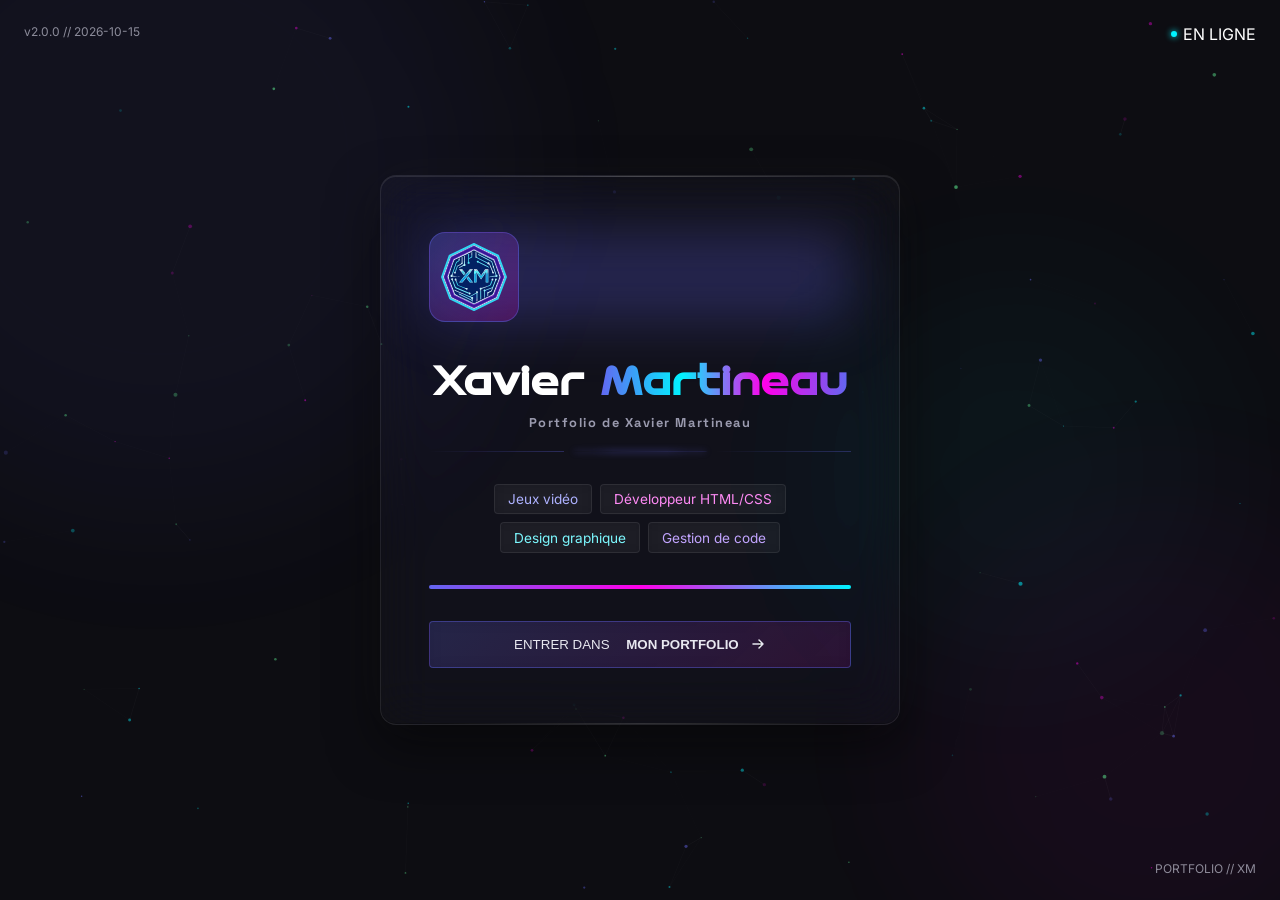
<file: index.html>
<!-- Role : ecran d'introduction et point d'entree du portfolio. -->
<!-- Parcours : metadonnees et styles, effets du splash, identite et bouton, puis scripts d'animation/langue. -->
<!doctype html>
<html lang="fr">
  <head>
    <!-- Metadonnees de partage, identite du site et styles de l'ecran d'introduction. -->
    <meta charset="UTF-8" />
    <meta name="viewport" content="width=device-width, initial-scale=1.0" />
    <meta name="robots" content="index, follow" />
    <title>Portfolio – Xavier Martineau</title>
    <meta
      name="description"
      content="Portfolio de Xavier Martineau : projets web, 2D, 3D et expériences interactives."
    />
    <meta property="og:type" content="website" />
    <meta property="og:title" content="Portfolio – Xavier Martineau" />
    <meta
      property="og:description"
      content="Découvrez les projets web, 2D, 3D et interactifs de Xavier Martineau."
    />
    <meta
      property="og:image"
      content="assets/images/portfolio-social-preview.webp"
    />
    <meta name="twitter:card" content="summary_large_image" />
    <link rel="icon" href="assets/svg/Logo_svg.svg" type="image/svg+xml" />
    <link rel="stylesheet" href="./css/splash.css" />
    <link rel="stylesheet" href="./css/animation.css" />
    <link rel="stylesheet" href="./css/font.css" />
  </head>

  <body>
    <!-- Contenu principal de l'ecran d'accueil. -->
    <!-- Grille de fond -->
    <div class="grid-bg"></div>

    <div id="splash" class="splash">
      <!-- Canvas anime par splash.js : particules, liaisons et halo de souris. -->
      <canvas id="splash-canvas" class="canvas"></canvas>

      <!-- Orbes animés pilotés en JavaScript -->
      <div class="orb-container">
        <div class="orb orb-1"></div>
        <div class="orb orb-2"></div>
        <div class="orb orb-3"></div>
      </div>

      <!-- Carte centrale : identite, competences, progression et bouton d'entree. -->
      <div class="card">
        <div class="card-top-line"></div>

        <!-- ====== LOGO ====== -->
        <div class="logo">
          <div class="logo-inner">
            <img
              src="assets/svg/Logo_svg.svg"
              alt="Logo de Xavier Martineau"
              width="987"
              height="1006"
              decoding="async"
            />
          </div>
          <div class="logo-glow"></div>
        </div>

        <!-- ====== NOM PRINCIPAL ====== -->
        <h1 class="title">Xavier <span class="gradient">Martineau</span></h1>

        <!-- Precise sous le nom que cette page est le portfolio de Xavier. -->
        <h2 class="subtitle">Portfolio de Xavier Martineau</h2>

        <!-- Séparateur avec le point lumineux -->
        <div class="divider">
          <div></div>
          <div class="dot"></div>
          <div></div>
        </div>

        <!-- Competences resumees affichees sous le titre du portfolio. -->
        <div class="skills">
          <span class="skill skill-games">Jeux vidéo</span>
          <span class="skill skill-web">Développeur HTML/CSS</span>
          <span class="skill skill-design">Design graphique</span>
          <span class="skill skill-code">Gestion de code</span>
        </div>

        <!-- Barre decorative animee pendant l'ecran d'introduction. -->
        <div class="progress">
          <div class="progress-bar"></div>
        </div>

        <!-- Le clic declenche le fondu puis ouvre la page d'accueil du portfolio. -->
        <button id="enter-btn" class="enter-btn">
          <span class="texte-entrer">ENTRER DANS</span>
          <span><strong>MON PORTFOLIO</strong></span>
          <svg width="16" height="16" viewBox="0 0 16 16">
            <path
              d="M3 8h10M9 4l4 4-4 4"
              stroke="currentColor"
              stroke-width="1.5"
              stroke-linecap="round"
              stroke-linejoin="round"
            />
          </svg>
        </button>

        <div class="card-bottom-line"></div>
      </div>

      <!-- Informations de version et signature affichees aux coins de l'ecran. -->
      <div class="meta meta-left">v2.0.0 // 2026-10-15</div>
      <div class="meta meta-right">PORTFOLIO // XM</div>

      <div class="online">
        <div class="online-dot"></div>
        <span>EN LIGNE</span>
      </div>
    </div>

    <!-- Initialisation du fond anime, navigation et prise en charge de la langue. -->
    <script src="./js/splash.js"></script>
    <script src="./js/traduction.js"></script>
  </body>
</html>
</file>
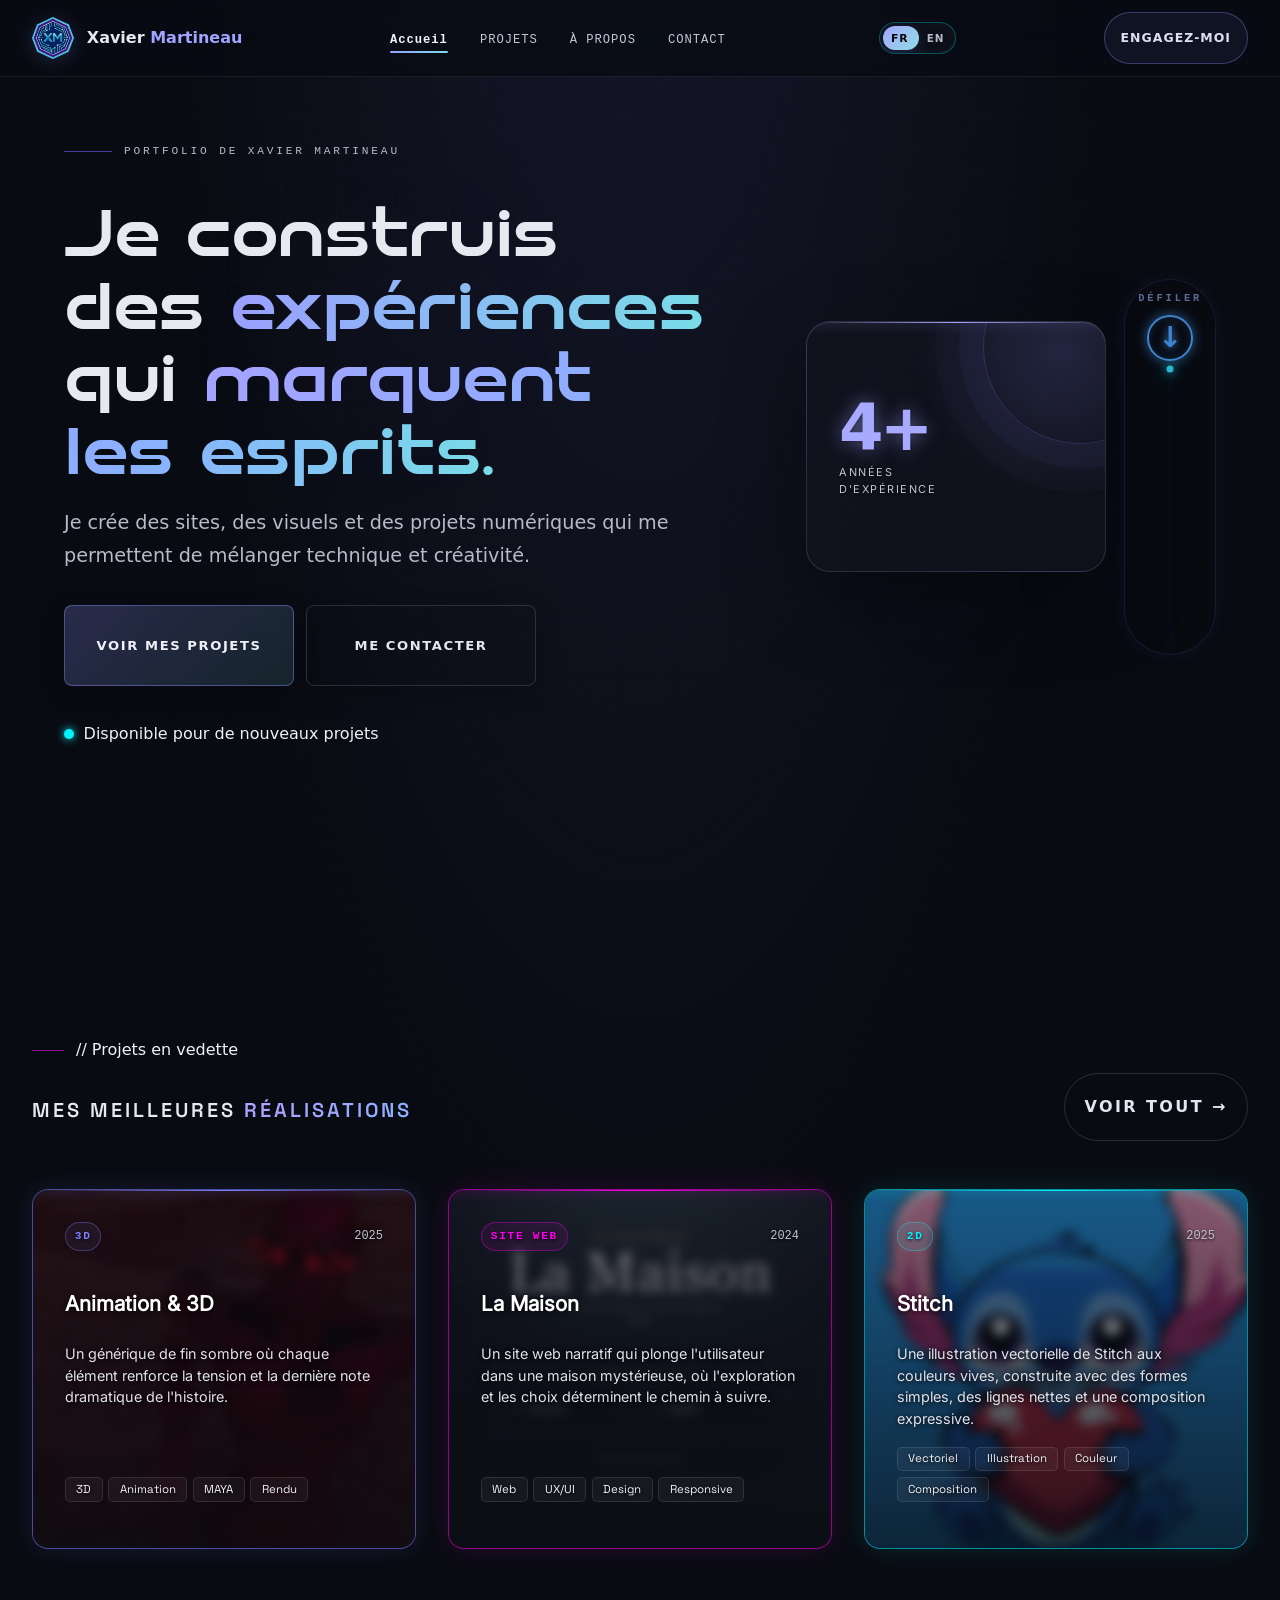
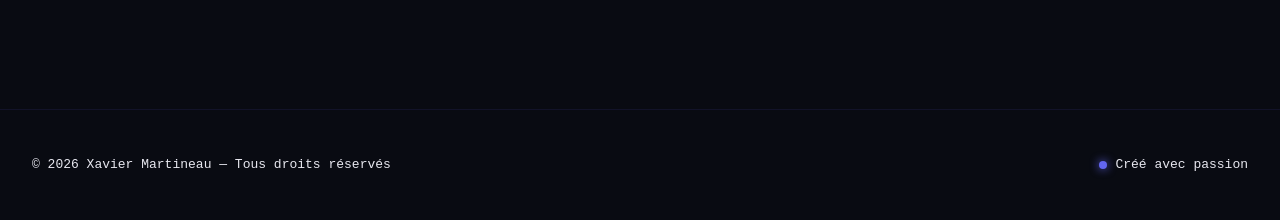
<file: html/accueil.html>
<!-- Role : page d'accueil et presentation des projets en vedette. -->
<!-- Parcours : ressources partagees, navigation, hero et statistiques, carousel, pied de page et scripts. -->
<!doctype html>
<html lang="fr">
  <head>
    <!-- Metadonnees et dependances visuelles de la page d'accueil. -->
    <meta charset="UTF-8" />
    <meta name="viewport" content="width=device-width, initial-scale=1.0" />
    <meta name="robots" content="index, follow" />
    <meta name="author" content="Xavier Martineau" />
    <meta name="theme-color" content="#0d0d12" />
    <title>Accueil – Xavier Martineau</title>
    <meta
      name="description"
      content="Accueil du portfolio de Xavier Martineau : création web, design 2D, animation 3D et projets numériques."
    />
    <meta property="og:type" content="website" />
    <meta property="og:locale" content="fr_CA" />
    <meta property="og:title" content="Accueil – Xavier Martineau" />
    <meta
      property="og:description"
      content="Découvrez les projets web, 2D, 3D et interactifs de Xavier Martineau."
    />
    <meta
      property="og:image"
      content="../assets/images/portfolio-social-preview.webp"
    />
    <meta name="twitter:card" content="summary_large_image" />
    <link rel="icon" href="../assets/svg/Logo_svg.svg" type="image/svg+xml" />
    <link
      rel="preload"
      href="../assets/fonts/speedy/SpeedyRegular-7BLoE.woff2"
      as="font"
      type="font/woff2"
      crossorigin
    />

    <!-- Feuilles de style partagees puis styles propres a l'accueil et au carousel. -->
    <link rel="stylesheet" href="../css/composants/navigations.css" />
    <link rel="stylesheet" href="../css/body.css" />
    <link rel="stylesheet" href="../css/footer.css" />
    <link rel="stylesheet" href="../css/animation.css" />
    <link rel="stylesheet" href="../css/font.css" />
    <link rel="stylesheet" href="../css/style.css" />
    <link rel="stylesheet" href="../css/responsive.css" />
    <link rel="stylesheet" href="../css/composants/glasscard.css" />
    <link rel="stylesheet" href="../css/composants/carte-projet.css" />
    <link rel="stylesheet" href="../css/composants/carousel.css" />
    <link rel="stylesheet" href="../css/composants/hero.css" />
  </head>

  <body class="root">
    <!-- Structure globale : fond, navigation, contenu et pied de page. -->
    <!-- GRILLE DE FOND -->
    <div class="grid-bg"></div>

    <!-- Navigation partagee : marque, liens de pages, choix de langue et menu mobile. -->
    <header class="navbar">
      <a href="../index.html" class="navbar-left">
        <div class="logo">
          <div class="logo-glow"></div>
          <div class="logo-inner">
            <img
              src="../assets/svg/Logo_svg.svg"
              alt="Logo de Xavier Martineau"
              width="987"
              height="1006"
              decoding="async"
            />
          </div>
        </div>

        <div class="brand">
          Xavier <span class="brand-accent">Martineau</span>
        </div>
      </a>

      <input
        class="menu-checkbox"
        type="checkbox"
        id="menu-toggle"
        aria-label="Ouvrir le menu de navigation"
        aria-controls="primary-navigation"
      />

      <nav class="navbar-links" id="primary-navigation">
        <div>
          <a href="accueil.html" class="active" data-i18n="Accueil">Accueil</a>
        </div>
        <div><a href="projets.html" data-i18n="PROJETS">PROJETS</a></div>
        <div><a href="apropos.html" data-i18n="À PROPOS">À PROPOS</a></div>
        <div>
          <a href="contact.html" data-i18n="CONTACT">CONTACT</a>
        </div>
      </nav>
      <div class="language-switcher" aria-label="Choisir la langue">
        <button type="button" data-language="fr" aria-pressed="true">FR</button>
        <button type="button" data-language="en" aria-pressed="false">
          EN
        </button>
      </div>
      <label class="menu-toggle" for="menu-toggle" aria-label="Ouvrir le menu">
        <span></span>
        <span></span>
        <span></span>
      </label>

      <div class="navbar-right">
        <div>
          <a
            href="https://mail.google.com/mail/?view=cm&amp;fs=1&amp;to=Xavier.g.martineau%40gmail.com"
            class="btn-engage"
            data-i18n="Engagez‑moi"
            target="_blank"
            rel="noopener noreferrer"
            >Engagez‑moi</a
          >
        </div>
      </div>
    </header>

    <!-- Contenu principal de l'accueil : presentation, statistiques et projets vedettes. -->
    <main class="home-content">
      <!-- Hero : resume du portfolio, actions principales et disponibilite. -->
      <section class="home-hero">
        <div class="hero-grid">
          <!-- Colonne de gauche : accroche, description et liens d'action. -->
          <div class="hero-left">
            <!-- Label -->
            <div class="hero-label">
              <div class="hero-label-line"></div>
              <p class="section-label">Portfolio de Xavier Martineau</p>
            </div>

            <!-- HERO TITLE -->
            <h1 class="hero-title">
              Je construis des <span class="neon-indigo">expériences</span
              ><br />
              qui <span class="neon-gradient">marquent les esprits.</span>
            </h1>

            <!-- HERO DESC -->
            <p class="hero-desc">
              Je crée des sites, des visuels et des projets numériques qui me
              permettent de mélanger technique et créativité.
            </p>

            <!-- HERO BUTTONS -->
            <div class="hero-buttons spaced-buttons">
              <div>
                <a href="projets.html" class="btn-primary">Voir mes projets</a>
              </div>
              <div>
                <a
                  href="mailto:Xavier.g.martineau@gmail.com"
                  class="btn-outline"
                  data-i18n="Me contacter"
                  >Me contacter</a
                >
              </div>
            </div>

            <!-- AVAILABILITY -->
            <div class="hero-availability">
              <div class="availability-dot"></div>
              <p>Disponible pour de nouveaux projets</p>
            </div>
          </div>
          <!-- END LEFT SIDE -->

          <!-- Colonne de droite : statistiques principales du portfolio. -->
          <div class="hero-stats">
            <!-- Stat 1 -->
            <div class="gc gc-indigo">
              <div class="gc-top"></div>
              <p class="gc-value">4+</p>
              <p class="gc-label">Années d'expérience</p>
            </div>
          </div>
          <!-- END RIGHT SIDE -->
        </div>
        <!-- END HERO GRID -->

        <!-- Indicateur interactif qui invite a descendre vers les projets. -->
        <div
          class="scroll-indicator"
          aria-label="Indicateur de scroll vers les projets en vedette"
          role="button"
          tabindex="0"
        >
          <span class="scroll-label">DÉFILER</span>
          <span class="scroll-arrow" aria-hidden="true"></span>
          <div class="scroll-line">
            <span class="scroll-dot"></span>
          </div>
        </div>
      </section>
      <!-- END HERO -->

      <!-- Projets mis en avant : cartes de secours remplacees par les donnees JS. -->
      <section class="featured-section reveal-on-scroll" id="featured-projects">
        <!-- FEATURED WRAPPER -->
        <div class="featured-wrapper">
          <!-- HEADER -->
          <div class="featured-header">
            <div>
              <div class="featured-label">
                <div class="featured-label-line"></div>
                <p>// Projets en vedette</p>
              </div>

              <h2 class="featured-title">
                Mes meilleures <span class="neon-rose">réalisations</span>
              </h2>
            </div>

            <div>
              <a href="projets.html" class="btn-outline featured-link">
                Voir tout →
              </a>
            </div>
          </div>

          <!-- Controles du carousel et conteneur des cartes en vedette. -->
          <div class="featured-grid-container">
            <button
              class="carousel-effects-toggle"
              type="button"
              aria-pressed="false"
              aria-label="Texte + flou"
              data-i18n-label="Texte + flou"
            >
              <span
                class="carousel-effects-toggle-label"
                data-i18n="Texte + flou"
              >
                Texte + flou
              </span>
            </button>

            <button
              class="carousel-btn carousel-prev"
              type="button"
              aria-label="Projet précédent"
            >
              <span aria-hidden="true">←</span>
            </button>

            <!-- La grille recoit les cartes creees depuis data/projects.json. -->
            <div class="featured-grid">
              <!-- Project 1 -->
              <a
                href="page_de_projets.html?project=1"
                class="featured-card indigo project-neuraldash has-featured-image"
                data-project-id="1"
              >
                <div class="featured-top"></div>
                <img
                  class="featured-background"
                  src="../assets/images/projet_01_anim_3d.webp"
                  alt="Aperçu du projet Animation & 3D"
                  width="320"
                  height="180"
                  loading="lazy"
                  decoding="async"
                />

                <div class="featured-meta">
                  <span class="featured-category">3D</span>
                  <span class="featured-year">2025</span>
                </div>

                <h3 class="featured-title">Animation &amp; 3D</h3>
                <p class="featured-desc">
                  Un générique de fin plongé dans une ambiance sombre, teintée
                  de rouge, où chaque élément renforce la tension et la dernière
                  note dramatique de l’histoire.
                </p>

                <div
                  class="featured-technologies"
                  aria-label="Technologies utilisées"
                >
                  <span>3D</span>
                  <span>Animation</span>
                  <span>MAYA</span>
                  <span>Rendu</span>
                </div>
              </a>

              <!-- Project 2 -->
              <a
                href="page_de_projets.html?project=2"
                class="featured-card cyan has-featured-image"
                data-project-id="2"
              >
                <div class="featured-top"></div>
                <!-- Version verticale allégée chargée seulement sur mobile. -->
                <picture>
                  <source
                    media="(max-width: 600px)"
                    srcset="../assets/images/projet_02_La_Maison_mobile.webp"
                  />
                  <img
                    class="featured-background"
                    src="../assets/images/projet_02_La_Maison.webp"
                    alt="Aperçu du projet La Maison"
                    width="2493"
                    height="1357"
                    loading="lazy"
                    decoding="async"
                  />
                </picture>

                <div class="featured-meta">
                  <span class="featured-category">Site web</span>
                  <span class="featured-year">2024</span>
                </div>

                <h3 class="featured-title">La Maison</h3>
                <p class="featured-desc">
                  Un site web narratif qui plonge l'utilisateur dans une maison
                  mystérieuse, où l'exploration et les choix déterminent le
                  chemin à suivre.
                </p>

                <div
                  class="featured-technologies"
                  aria-label="Technologies utilisées"
                >
                  <span>Web</span>
                  <span>UX/UI</span>
                  <span>Design</span>
                  <span>Responsive</span>
                </div>
              </a>

              <!-- Project 3 -->
              <a
                href="page_de_projets.html?project=3"
                class="featured-card rose has-featured-image project-stitch"
                data-project-id="3"
              >
                <div class="featured-top"></div>
                <img
                  class="featured-background"
                  src="../assets/images/projet_03_stich.webp"
                  alt="Illustration du projet Stitch"
                  width="6268"
                  height="6268"
                  loading="lazy"
                  decoding="async"
                />

                <div class="featured-meta">
                  <span class="featured-category">2D</span>
                  <span class="featured-year">2025</span>
                </div>

                <h3 class="featured-title">Stitch</h3>
                <p class="featured-desc">
                  Une illustration vectorielle de Stitch aux couleurs vives,
                  construite avec des formes simples, des lignes nettes et une
                  composition expressive.
                </p>

                <div
                  class="featured-technologies"
                  aria-label="Technologies utilisées"
                >
                  <span>Vectoriel</span>
                  <span>Illustration</span>
                  <span>Couleur</span>
                  <span>Composition</span>
                </div>
              </a>
            </div>
            <!-- END FEATURED GRID -->

            <button
              class="carousel-btn carousel-next"
              type="button"
              aria-label="Projet suivant"
            >
              <span aria-hidden="true">→</span>
            </button>
          </div>
          <!-- END FEATURED GRID CONTAINER -->
        </div>
      </section>
      <!-- END FEATURED PROJECTS -->
    </main>

    <!-- Pied de page commun : droits d'auteur et indicateur de statut. -->
    <footer class="footer">
      <p data-i18n="© 2026 Xavier Martineau — Tous droits réservés">
        © 2026 Xavier Martineau — Tous droits réservés
      </p>
      <div class="footer-right">
        <div class="pulse-dot"></div>
        <p data-i18n="Créé avec passion">Créé avec passion</p>
      </div>
    </footer>
    <!-- Scripts de traduction, rendu des projets et navigation du carousel. -->
    <script src="../js/traduction.js"></script>
    <script type="module" src="../js/project-cards.js"></script>
    <script type="module" src="../js/project-navigation.js"></script>
  </body>
</html>
</file>
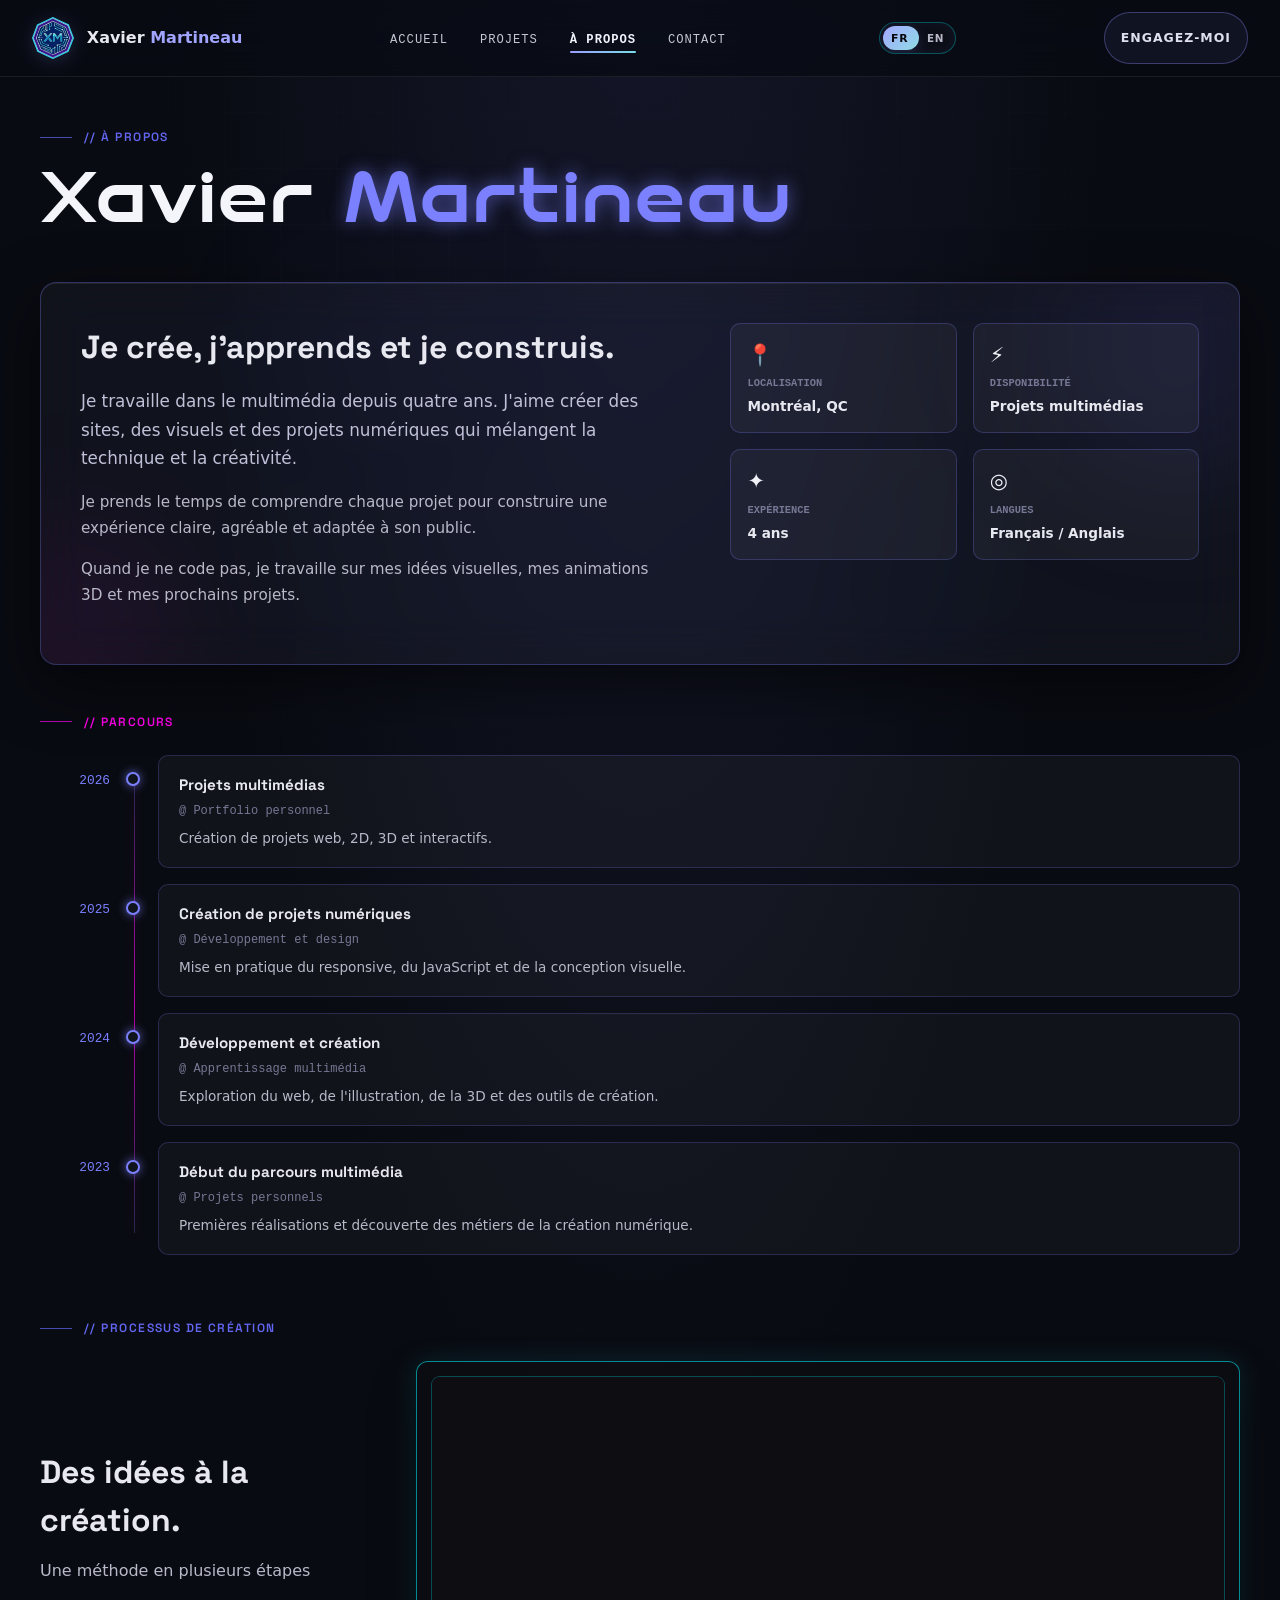
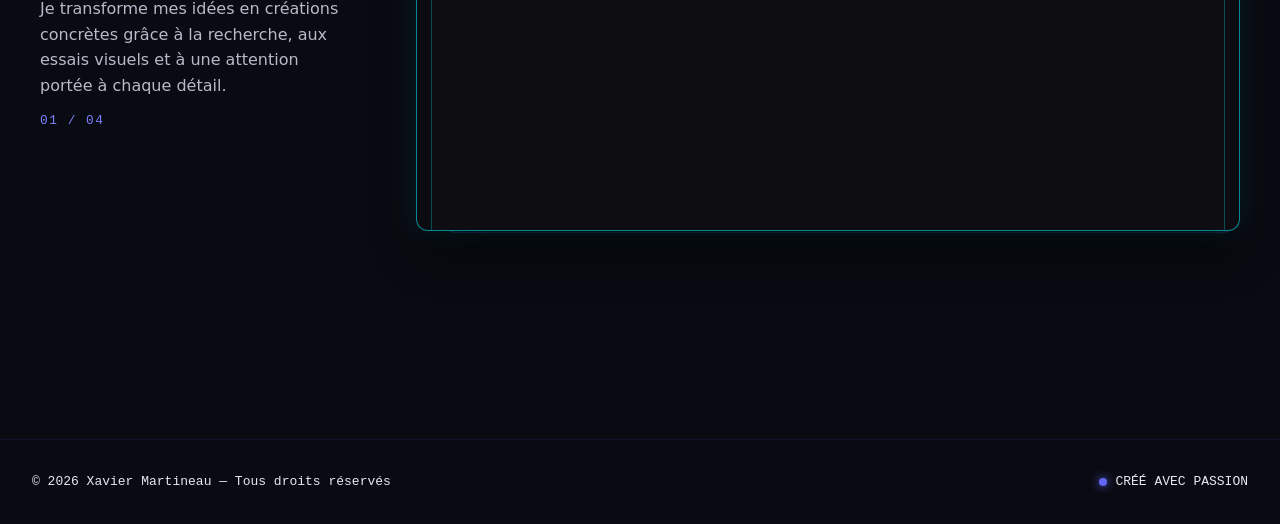
<file: html/apropos.html>
<!-- Role : page de presentation, parcours et processus de creation. -->
<!-- Parcours : presentation personnelle, timeline, galerie avec visionneuse, puis scripts de contenu. -->
<!doctype html>
<html lang="fr">
  <head>
    <!-- Metadonnees et dependances de la page A propos. -->
    <meta charset="UTF-8" />
    <meta name="viewport" content="width=device-width, initial-scale=1.0" />
    <meta name="robots" content="index, follow" />
    <title>À propos – Xavier Martineau</title>
    <meta
      name="description"
      content="À propos de Xavier Martineau, créateur multimédia spécialisé en web, design 2D et animation 3D."
    />
    <meta property="og:type" content="website" />
    <meta property="og:title" content="À propos – Xavier Martineau" />
    <meta
      property="og:description"
      content="Découvrez le parcours et le processus de création de Xavier Martineau."
    />
    <meta
      property="og:image"
      content="../assets/images/portfolio-social-preview.webp"
    />
    <meta name="twitter:card" content="summary_large_image" />
    <link rel="icon" href="../assets/svg/Logo_svg.svg" type="image/svg+xml" />
    <link rel="stylesheet" href="../css/body.css" />
    <link rel="stylesheet" href="../css/font.css" />
    <link rel="stylesheet" href="../css/footer.css" />
    <link rel="stylesheet" href="../css/animation.css" />
    <link rel="stylesheet" href="../css/style.css" />
    <link rel="stylesheet" href="../css/responsive.css" />
    <link rel="stylesheet" href="../css/composants/navigations.css" />
  </head>

  <body class="root about-page">
    <!-- Structure globale : fond decoratif, navigation, contenu et pied de page. -->
    <!-- Arrière-plan commun du portfolio. -->
    <div class="grid-bg"></div>

    <!-- Navigation principale : les liens de pages, langue et menu mobile. -->
    <header class="navbar">
      <a href="../index.html" class="navbar-left">
        <div class="logo">
          <div class="logo-glow"></div>
          <div class="logo-inner">
            <img
              src="../assets/svg/Logo_svg.svg"
              alt="Logo de Xavier Martineau"
              width="987"
              height="1006"
              decoding="async"
            />
          </div>
        </div>
        <div class="brand">
          Xavier <span class="brand-accent">Martineau</span>
        </div>
      </a>

      <input class="menu-checkbox" type="checkbox" id="menu-toggle" />

      <nav class="navbar-links">
        <div><a href="accueil.html" data-i18n="ACCUEIL">ACCUEIL</a></div>
        <div><a href="projets.html" data-i18n="PROJETS">PROJETS</a></div>
        <div>
          <a href="apropos.html" class="active" data-i18n="À PROPOS"
            >À PROPOS</a
          >
        </div>
        <div>
          <a href="contact.html" data-i18n="CONTACT">CONTACT</a>
        </div>
      </nav>
      <div class="language-switcher" aria-label="Choisir la langue">
        <button type="button" data-language="fr" aria-pressed="true">FR</button>
        <button type="button" data-language="en" aria-pressed="false">
          EN
        </button>
      </div>

      <label class="menu-toggle" for="menu-toggle" aria-label="Ouvrir le menu">
        <span></span>
        <span></span>
        <span></span>
      </label>

      <div class="navbar-right">
        <div>
          <a
            href="https://mail.google.com/mail/?view=cm&amp;fs=1&amp;to=Xavier.g.martineau%40gmail.com"
            class="btn-engage"
            data-i18n="Engagez-moi"
            target="_blank"
            rel="noopener noreferrer"
            >Engagez-moi</a
          >
        </div>
      </div>
    </header>

    <!-- CONTENU PRINCIPAL -->
    <main class="about-page-container">
      <div class="about-max-width">
        <!-- En-tête de page : repere de section et nom du portfolio. -->
        <header class="about-header">
          <div class="about-header-line">
            <span class="about-line"></span>
            <p class="about-label">// À propos</p>
          </div>
          <h1 class="about-title">Xavier <span>Martineau</span></h1>
        </header>

        <!-- Presentation : biographie statique et informations injectees en JS. -->
        <section class="about-card" aria-labelledby="about-introduction">
          <div class="about-orb about-orb-indigo"></div>
          <div class="about-orb about-orb-rose"></div>

          <div class="about-grid">
            <div class="about-copy" id="about-introduction">
              <h2>Je crée, j'apprends et je construis.</h2>
              <p class="bio-primary">
                Je travaille dans le multimédia depuis quatre ans. J'aime créer
                des sites, des visuels et des projets numériques qui mélangent
                la technique et la créativité.
              </p>
              <p class="bio-secondary">
                Je prends le temps de comprendre chaque projet pour construire
                une expérience claire, agréable et adaptée à son public.
              </p>
              <p class="bio-secondary">
                Quand je ne code pas, je travaille sur mes idées visuelles, mes
                animations 3D et mes prochains projets.
              </p>
            </div>

            <div
              class="about-info-grid"
              id="info-container"
              aria-label="Informations personnelles"
              data-i18n-label="Informations personnelles"
            ></div>
          </div>
        </section>

        <!-- Parcours : les etapes chronologiques sont construites par apropos.js. -->
        <section
          class="about-timeline-section"
          aria-labelledby="about-path-title"
        >
          <div class="about-header-line about-timeline-heading">
            <span class="about-line about-line-rose"></span>
            <h2 id="about-path-title" class="about-label about-label-rose">
              // Parcours
            </h2>
          </div>

          <div class="about-timeline-wrapper">
            <div class="about-timeline-line" aria-hidden="true"></div>
            <div class="about-timeline-list" id="timeline-container"></div>
          </div>
        </section>

        <!-- Processus de creation : explication, compteur et galerie interactive. -->
        <section
          class="creation-process-section"
          aria-labelledby="creation-process-title"
        >
          <div class="about-header-line creation-process-heading">
            <span class="about-line"></span>
            <h2 id="creation-process-title" class="about-label">
              // Processus de création
            </h2>
          </div>

          <div class="creation-process-layout">
            <div class="creation-process-copy">
              <h3>Des idées à la création.</h3>
              <p>Une méthode en plusieurs étapes</p>
              <p>
                Je transforme mes idées en créations concrètes grâce à la
                recherche, aux essais visuels et à une attention portée à chaque
                détail.
              </p>
              <p class="creation-process-counter" aria-live="polite">
                <span id="creation-process-current">01</span>
                <span aria-hidden="true"> / </span>
                <span id="creation-process-total">20</span>
              </p>
            </div>

            <div class="creation-process-gallery">
              <div
                class="creation-process-stack"
                id="creation-process-stack"
                aria-live="polite"
              ></div>
            </div>
          </div>
        </section>
      </div>
    </main>

    <!-- Visionneuse plein ecran ouverte depuis une image de la galerie. -->
    <dialog class="creation-lightbox" id="creation-lightbox">
      <div class="creation-lightbox-content">
        <button
          class="creation-lightbox-close"
          id="creation-lightbox-close"
          type="button"
          aria-label="Fermer l'image agrandie"
        >
          <span aria-hidden="true">×</span>
        </button>
        <button
          class="creation-lightbox-navigation creation-lightbox-previous"
          id="creation-lightbox-previous"
          type="button"
          aria-label="Image précédente en plein écran"
        >
          <span aria-hidden="true">←</span>
        </button>
        <img id="creation-lightbox-image" alt="" />
        <button
          class="creation-lightbox-navigation creation-lightbox-next"
          id="creation-lightbox-next"
          type="button"
          aria-label="Image suivante en plein écran"
        >
          <span aria-hidden="true">→</span>
        </button>
        <p id="creation-lightbox-caption"></p>
      </div>
    </dialog>

    <!-- Pied de page commun : copyright et signature du portfolio. -->
    <!-- PIED DE PAGE -->
    <footer class="footer">
      <span data-i18n="© 2026 Xavier Martineau — Tous droits réservés"
        >© 2026 Xavier Martineau — Tous droits réservés</span
      >
      <div class="footer-right">
        <div class="pulse-dot"></div>
        <span data-i18n="CRÉÉ AVEC PASSION">CRÉÉ AVEC PASSION</span>
      </div>
    </footer>

    <!-- Scripts de traduction puis remplissage des informations et galeries. -->
    <script src="../js/traduction.js"></script>
    <script src="../js/apropos.js"></script>
  </body>
</html>
</file>
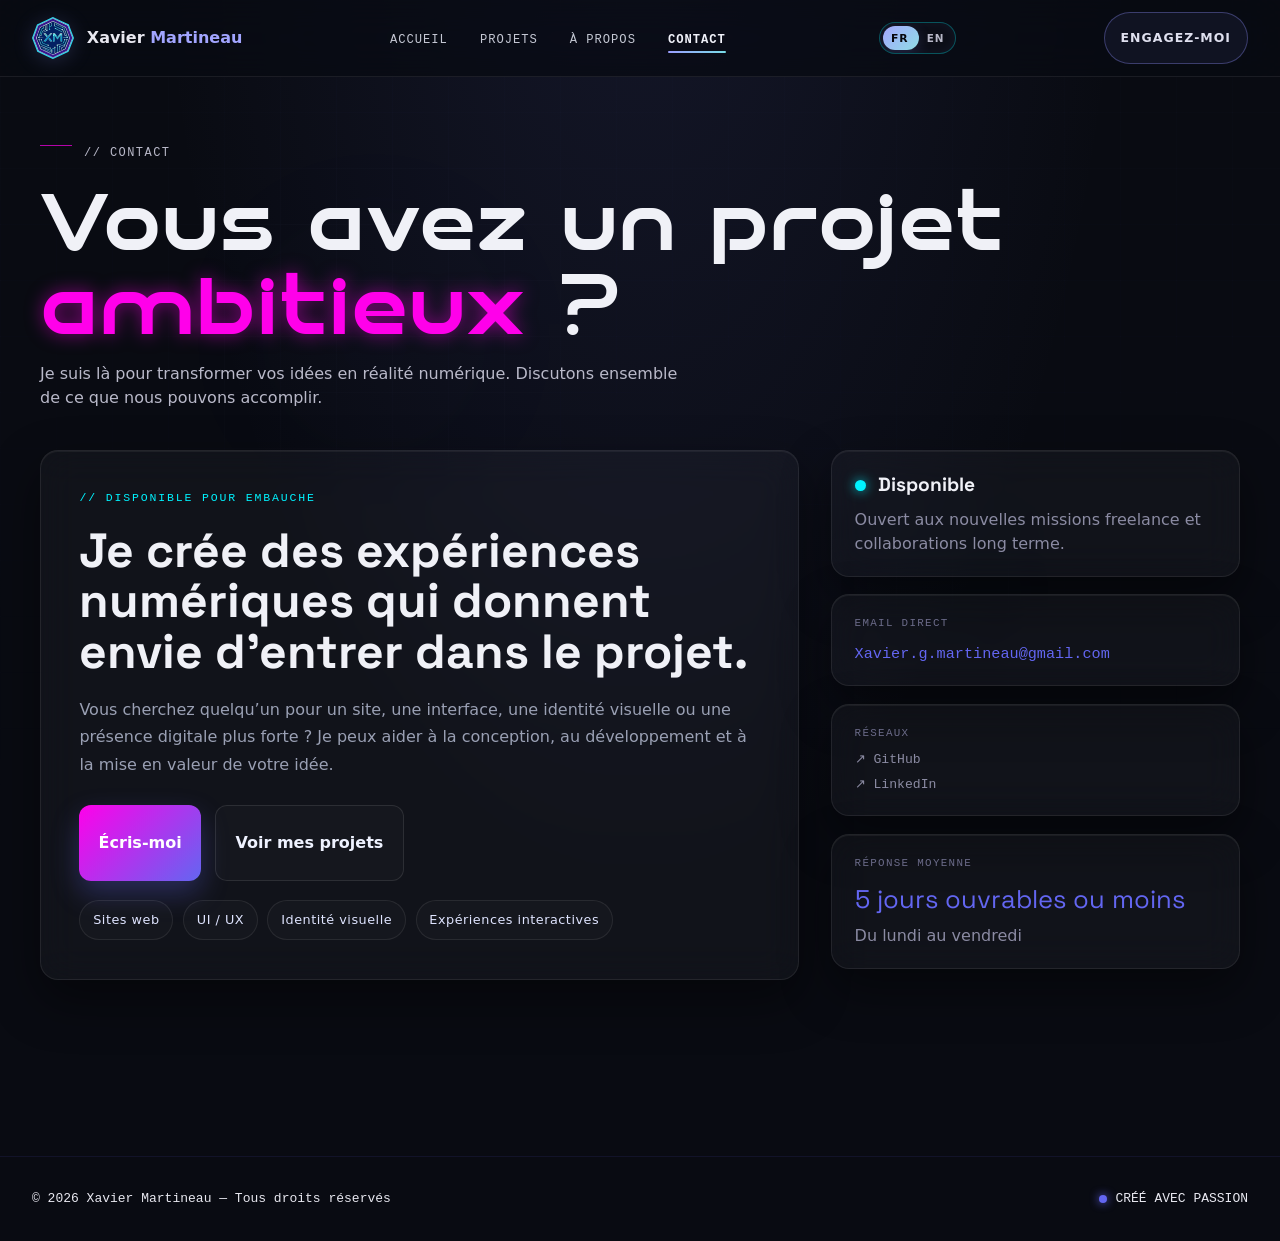
<file: html/contact.html>
<!-- Role : page de contact et presentation des modalites de collaboration. -->
<!-- Parcours : ressources et navigation, introduction, services et coordonnees, puis confirmation du formulaire. -->
<!doctype html>
<html lang="fr">
  <head>
    <!-- Metadonnees et dependances de la page de contact. -->
    <meta charset="UTF-8" />
    <meta name="viewport" content="width=device-width, initial-scale=1.0" />
    <meta name="robots" content="index, follow" />
    <title>Contact – Xavier Martineau</title>
    <meta
      name="description"
      content="Contactez Xavier Martineau pour un projet web, multimédia, 2D ou 3D."
    />
    <meta property="og:type" content="website" />
    <meta property="og:title" content="Contact – Xavier Martineau" />
    <meta
      property="og:description"
      content="Parlons de votre projet web, multimédia, 2D ou 3D."
    />
    <meta
      property="og:image"
      content="../assets/images/portfolio-social-preview.webp"
    />
    <meta name="twitter:card" content="summary_large_image" />
    <link rel="icon" href="../assets/svg/Logo_svg.svg" type="image/svg+xml" />
    <link rel="stylesheet" href="../css/body.css" />
    <link rel="stylesheet" href="../css/font.css" />
    <link rel="stylesheet" href="../css/footer.css" />
    <link rel="stylesheet" href="../css/animation.css" />
    <link rel="stylesheet" href="../css/style.css" />
    <link rel="stylesheet" href="../css/responsive.css" />
    <link rel="stylesheet" href="../css/composants/navigations.css" />
  </head>

  <body class="root">
    <!-- Structure globale : fond, navigation, contenu et pied de page. -->
    <div class="grid-bg"></div>

    <!-- Navigation principale : marque, liens, langues et menu adaptatif. -->
    <header class="navbar">
      <a href="../index.html" class="navbar-left">
        <div class="logo">
          <div class="logo-glow"></div>
          <div class="logo-inner">
            <img
              src="../assets/svg/Logo_svg.svg"
              alt="Logo de Xavier Martineau"
              width="987"
              height="1006"
              decoding="async"
            />
          </div>
        </div>

        <div class="brand">
          Xavier <span class="brand-accent">Martineau</span>
        </div>
      </a>

      <input class="menu-checkbox" type="checkbox" id="menu-toggle" />

      <nav class="navbar-links">
        <div><a href="accueil.html" data-i18n="ACCUEIL">ACCUEIL</a></div>
        <div><a href="projets.html" data-i18n="PROJETS">PROJETS</a></div>
        <div><a href="apropos.html" data-i18n="À PROPOS">À PROPOS</a></div>
        <div>
          <a href="contact.html" class="active" data-i18n="CONTACT">CONTACT</a>
        </div>
      </nav>

      <div class="language-switcher" aria-label="Choisir la langue">
        <button type="button" data-language="fr" aria-pressed="true">FR</button>
        <button type="button" data-language="en" aria-pressed="false">
          EN
        </button>
      </div>

      <label class="menu-toggle" for="menu-toggle" aria-label="Ouvrir le menu">
        <span></span>
        <span></span>
        <span></span>
      </label>

      <div class="navbar-right">
        <div>
          <a
            href="https://mail.google.com/mail/?view=cm&amp;fs=1&amp;to=Xavier.g.martineau%40gmail.com"
            class="btn-engage"
            data-i18n="Engagez‑moi"
            target="_blank"
            rel="noopener noreferrer"
            >Engagez‑moi</a
          >
        </div>
      </div>
    </header>

    <!-- Contenu principal de contact : introduction, proposition et coordonnees. -->
    <main class="contact-page-container">
      <div class="contact-max-width">
        <!-- Introduction de la page avec un titre adapte a la langue active. -->
        <header class="contact-header">
          <div class="contact-header-line">
            <span></span>
            <p class="contact-label" data-i18n="// Contact">// Contact</p>
          </div>
          <h1>
            <span class="contact-title-fr"
              >Vous avez un projet
              <span class="contact-heading-accent">ambitieux</span> ?</span
            >
            <span class="contact-title-en"
              >Do you have an
              <span class="contact-heading-accent">ambitious</span>
              project?</span
            >
          </h1>
          <p
            data-i18n="Je suis là pour transformer vos idées en réalité numérique. Discutons ensemble de ce que nous pouvons accomplir."
          >
            Je suis là pour transformer vos idées en réalité numérique.
            Discutons ensemble de ce que nous pouvons accomplir.
          </p>
        </header>

        <!-- Grille de contact : appel a l'action a gauche et coordonnees a droite. -->
        <div class="contact-grid">
          <!-- Presentation des services et acces direct au courriel et aux projets. -->
          <section
            class="contact-cta-card"
            aria-labelledby="contact-hire-title"
          >
            <div class="contact-kicker" data-i18n="// Disponible pour embauche">
              // Disponible pour embauche
            </div>
            <h2
              id="contact-hire-title"
              data-i18n="Je crée des expériences numériques qui donnent envie d’entrer dans le projet."
            >
              Je crée des expériences numériques qui donnent envie d’entrer dans
              le projet.
            </h2>
            <p
              data-i18n="Vous cherchez quelqu’un pour un site, une interface, une identité visuelle ou une présence digitale plus forte ? Je peux aider à la conception, au développement et à la mise en valeur de votre idée."
            >
              Vous cherchez quelqu’un pour un site, une interface, une identité
              visuelle ou une présence digitale plus forte ? Je peux aider à la
              conception, au développement et à la mise en valeur de votre idée.
            </p>

            <div class="contact-cta-actions">
              <a
                href="mailto:Xavier.g.martineau@gmail.com"
                class="contact-primary-action"
                data-i18n="Écris-moi"
              >
                Écris-moi
              </a>
              <a
                href="projets.html"
                class="contact-secondary-action"
                data-i18n="Voir mes projets"
              >
                Voir mes projets
              </a>
            </div>

            <ul class="contact-capabilities">
              <li data-i18n="Sites web">Sites web</li>
              <li data-i18n="UI / UX">UI / UX</li>
              <li data-i18n="Identité visuelle">Identité visuelle</li>
              <li data-i18n="Expériences interactives">
                Expériences interactives
              </li>
            </ul>
          </section>

          <!-- Coordonnees, disponibilite, reseaux et delai de reponse habituel. -->
          <aside class="contact-sidebar">
            <div class="contact-side-card">
              <div class="contact-status">
                <span class="contact-status-dot" aria-hidden="true"></span>
                <h2 class="contact-side-title" data-i18n="Disponible">
                  Disponible
                </h2>
              </div>
              <p
                data-i18n="Ouvert aux nouvelles missions freelance et collaborations long terme."
              >
                Ouvert aux nouvelles missions freelance et collaborations long
                terme.
              </p>
            </div>

            <div class="contact-side-card">
              <span class="contact-side-label" data-i18n="Email direct"
                >Email direct</span
              >
              <a
                href="mailto:Xavier.g.martineau@gmail.com"
                class="contact-email"
                >Xavier.g.martineau@gmail.com</a
              >
            </div>

            <div class="contact-side-card">
              <span class="contact-side-label" data-i18n="Réseaux"
                >Réseaux</span
              >
              <div class="contact-links">
                <a
                  href="https://github.com/XavierMartineau"
                  target="_blank"
                  rel="noopener noreferrer"
                  >↗ GitHub</a
                >
                <a href="#">↗ LinkedIn</a>
              </div>
            </div>

            <div class="contact-side-card">
              <span class="contact-side-label" data-i18n="Réponse moyenne"
                >Réponse moyenne</span
              >
              <div
                class="contact-response"
                data-i18n="5 jours ouvrables ou moins"
              >
                5 jours ou moins
              </div>
              <p data-i18n="Du lundi au vendredi">Du lundi au vendredi</p>
            </div>
          </aside>
        </div>
      </div>
    </main>

    <!-- Pied de page commun : copyright et signature du portfolio. -->
    <footer class="footer">
      <span data-i18n="© 2026 Xavier Martineau — Tous droits réservés"
        >© 2026 Xavier Martineau — Tous droits réservés</span
      >
      <div class="footer-right">
        <div class="pulse-dot"></div>
        <span data-i18n="CRÉÉ AVEC PASSION">CRÉÉ AVEC PASSION</span>
      </div>
    </footer>

    <!-- Le script de contact intercepte l'envoi pour afficher la confirmation. -->
    <script src="../js/traduction.js"></script>
    <script src="../js/contact.js"></script>
  </body>
</html>
</file>
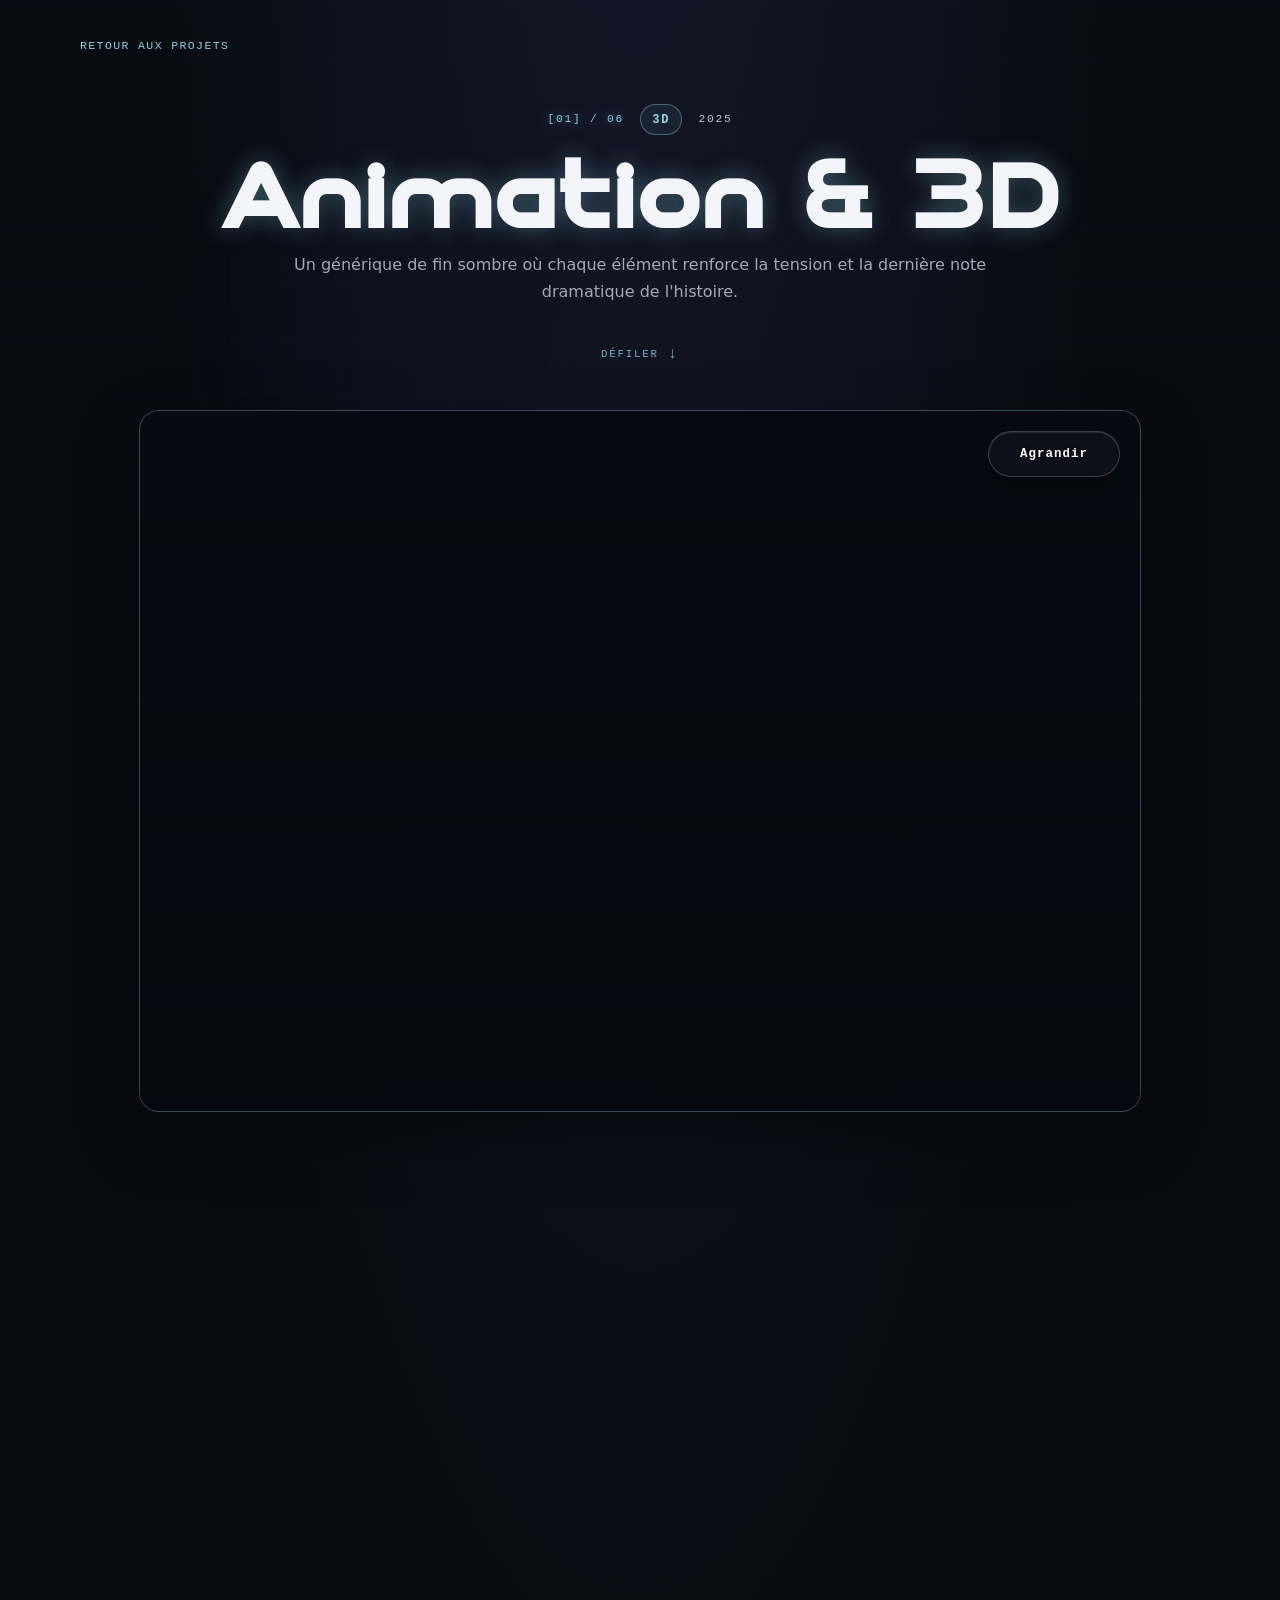
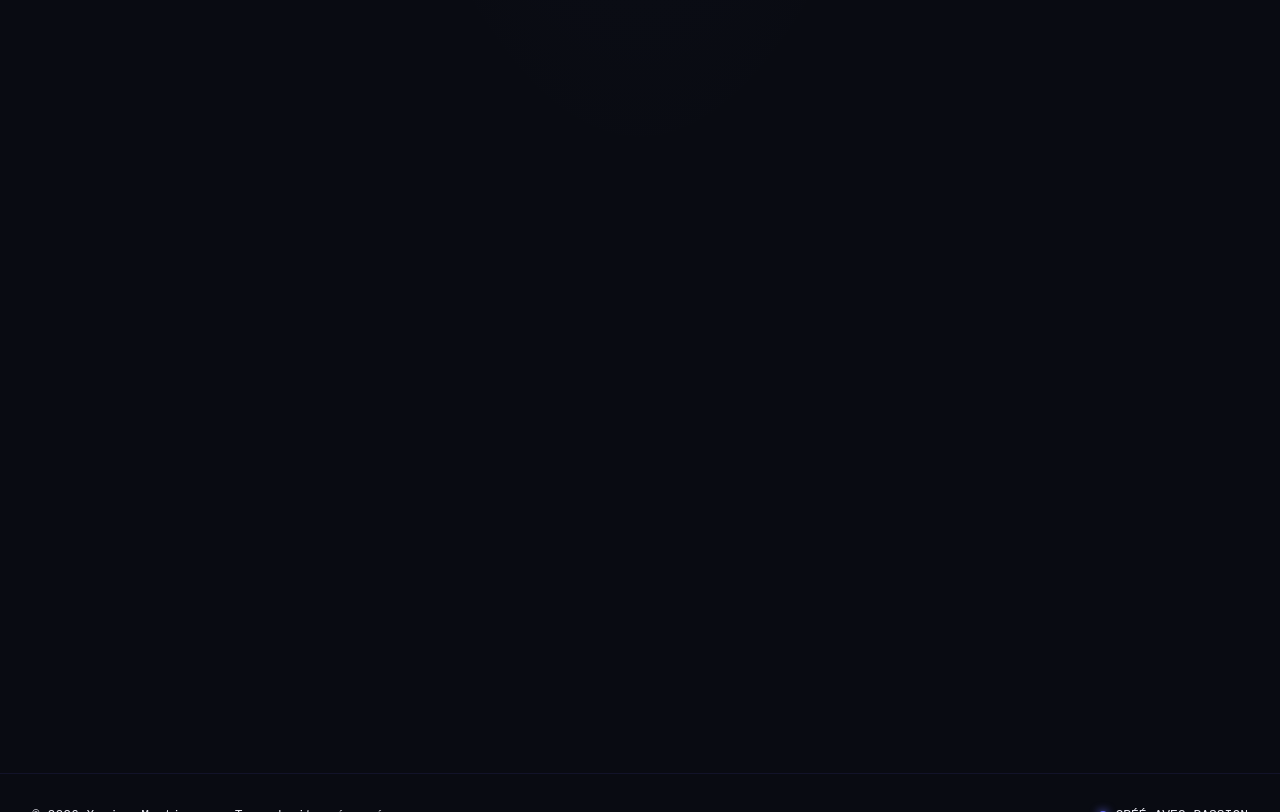
<file: html/page_de_projets.html>
<!-- Role : page detaillee d'un projet selectionne. -->
<!-- Parcours : charge les emplacements de contenu, presente les medias et details, puis les liens de navigation. -->
<!doctype html>
<html lang="fr">
  <head>
    <!-- Metadonnees et dependances de la page detail projet. -->
    <meta charset="UTF-8" />
    <meta name="viewport" content="width=device-width, initial-scale=1.0" />
    <meta name="robots" content="index, follow" />
    <title>Projet – Xavier Martineau</title>
    <meta
      name="description"
      content="Découvrez les détails, technologies et étapes de création des projets de Xavier Martineau."
    />
    <meta property="og:type" content="article" />
    <meta property="og:title" content="Projet – Xavier Martineau" />
    <meta
      property="og:description"
      content="Explorez un projet web, 2D ou 3D en détail."
    />
    <meta
      property="og:image"
      content="../assets/images/portfolio-social-preview.webp"
    />
    <meta name="twitter:card" content="summary_large_image" />
    <link rel="icon" href="../assets/svg/Logo_svg.svg" type="image/svg+xml" />
    <link rel="stylesheet" href="../css/body.css" />
    <link rel="stylesheet" href="../css/font.css" />
    <link rel="stylesheet" href="../css/footer.css" />
    <link rel="stylesheet" href="../css/animation.css" />
    <link rel="stylesheet" href="../css/style.css" />
    <link rel="stylesheet" href="../css/responsive.css" />
    <link rel="stylesheet" href="../css/composants/couleur-categorie.css" />
    <link rel="stylesheet" href="../css/composants/page-projet.css" />
  </head>

  <body class="root project-detail-page">
    <!-- Structure globale : fond decoratif, detail dynamique et pied de page. -->
    <!-- GRILLE DE FOND -->
    <div class="grid-bg"></div>

    <!-- Contenu principal : les champs sont remplis selon l'identifiant dans l'URL. -->
    <main class="project-detail" id="project-detail">
      <a class="project-back" href="projets.html" data-i18n="Retour aux projets"
        >← Retour aux projets</a
      >
      <div class="project-detail-header">
        <span class="project-index" id="project-index">[01] / 07</span>
        <span class="project-category" id="project-category">Projet</span>
        <span class="project-year" id="project-year">2025</span>
      </div>
      <h1 class="project-detail-title" id="project-title">Chargement...</h1>
      <p class="project-detail-intro" id="project-description"></p>
      <aside
        class="project-beta-banner"
        id="project-beta-banner"
        aria-label="Statut du projet bêta"
        hidden
      >
        <div class="project-beta-heading">
          <strong class="project-beta-label" data-i18n="BÊTA · EN CONSTRUCTION"
            >BÊTA · EN CONSTRUCTION</strong
          >
          <p class="project-beta-progress">
            <span data-i18n="Avancement">Avancement</span>
            <strong id="project-beta-progress">50 %</strong>
            <span aria-hidden="true">·</span>
            <span data-i18n="Part réalisée avec l’IA">Part réalisée avec l’IA</span>
            <strong id="project-beta-ai">50 %</strong>
          </p>
        </div>
        <p
          class="project-beta-credit"
          id="project-beta-credit"
          data-i18n="Projet personnel imaginé et créé par moi, pour le plaisir."
        >
          Projet personnel imaginé et créé par moi, pour le plaisir.
        </p>
      </aside>
      <a
        id="external-project-link"
        class="external-project-link"
        href="#"
        target="_blank"
        rel="noopener noreferrer"
        data-i18n="Voir le projet dans un nouvel onglet"
        hidden
        >Voir le projet dans un nouvel onglet ↗</a
      >
      <div
        class="project-scroll-hint"
        aria-label="Faire défiler pour voir la suite"
      >
        <span data-i18n="DÉFILER">DÉFILER</span>
        <span class="project-scroll-arrow" aria-hidden="true">↓</span>
      </div>
      <!-- Zone de media : image, contenu integre, chargement et solution de repli. -->
      <section class="project-visual" aria-label="Aperçu du projet">
        <button
          id="project-expand"
          class="project-expand"
          type="button"
          aria-label="Agrandir le projet"
          data-i18n-label="Agrandir le projet"
          aria-pressed="false"
        >
          <span data-i18n="Agrandir">⛶ Agrandir</span>
        </button>
        <img
          id="project-image"
          src="[data-uri]"
          alt="Aperçu du projet sélectionné"
          decoding="async"
        />
        <img
          id="project-secondary-image"
          class="is-secondary"
          src="[data-uri]"
          alt="Vue secondaire du projet sélectionné"
          decoding="async"
        />
        <video
          id="project-video"
          class="project-video"
          preload="metadata"
          playsinline
          muted
          loop
          hidden
          aria-label="Vidéo de présentation d’ECHOES"
          data-i18n-label="Vidéo de présentation d’ECHOES"
        ></video>
        <p
          id="project-video-note"
          class="project-video-note"
          data-i18n="ECHOES est en bêta et n’est pas encore entièrement optimisé. Pour le moment, ouvrez l’expérience dans un nouvel onglet. Attention : il peut solliciter fortement et faire chauffer les appareils moins puissants."
          hidden
        >ECHOES est en bêta et n’est pas encore entièrement optimisé. Pour le moment, ouvrez l’expérience dans un nouvel onglet. Attention : il peut solliciter fortement et faire chauffer les appareils moins puissants.</p>
        <!-- Zone reservee aux demos interactives integrees, activee selon les donnees du projet. -->
        <div id="project-interactive" class="project-interactive" hidden></div>

        <div
          id="project-loading"
          class="project-loading"
          role="status"
          aria-live="polite"
          hidden
        >
          <span class="project-loading-spinner" aria-hidden="true"></span>
          <span>Chargement du projet...</span>
        </div>

        <div id="project-media-fallback" class="project-media-fallback" hidden>
          <span id="project-fallback-mark" class="project-youtube-mark" aria-hidden="true">▶</span>
          <strong id="project-media-fallback-message" data-i18n="Cette vidéo est disponible sur YouTube."
            >Cette vidéo est disponible sur YouTube.</strong
          >
          <a
            id="project-youtube"
            href="#"
            target="_blank"
            rel="noopener noreferrer"
            data-i18n="Regarder la vidéo sur YouTube"
          >
            Regarder la vidéo sur YouTube ↗
          </a>
        </div>

        <iframe
          id="project-embed"
          class="project-embed"
          title="Contenu interactif du projet"
          src="about:blank"
          loading="lazy"
          referrerpolicy="strict-origin-when-cross-origin"
          allow="
            accelerometer;
            clipboard-write;
            encrypted-media;
            gyroscope;
            picture-in-picture;
          "
          allowfullscreen
          hidden
        ></iframe>
      </section>

      <!-- Confirmation affichee avant de quitter le portfolio vers un site externe. -->
      <div id="external-project-modal" class="external-project-modal" hidden>
        <div
          class="external-project-dialog"
          role="dialog"
          aria-modal="true"
          aria-labelledby="external-project-modal-title"
        >
          <p class="external-project-dialog-kicker">// PORTFOLIO</p>
          <h2
            id="external-project-modal-title"
            data-i18n="Quitter le portfolio ?"
          >
            Quitter le portfolio ?
          </h2>
          <p
            data-i18n="Vous allez ouvrir le projet complet dans un nouvel onglet."
          >
            Vous allez ouvrir le projet complet dans un nouvel onglet.
          </p>
          <div class="external-project-dialog-actions">
            <button
              id="external-project-cancel"
              type="button"
              data-i18n="Annuler"
            >
              Annuler
            </button>
            <button
              id="external-project-continue"
              type="button"
              data-i18n="Continuer"
            >
              Continuer
            </button>
          </div>
        </div>
      </div>

      <!-- Grille de detail : metadonnees a gauche et recit du projet a droite. -->
      <section class="project-content-grid">
        <!-- Colonne laterale : categorie, annee, technologies et competences. -->
        <div class="project-sidebar">
          <article class="detail-panel project-overview-panel">
            <div class="project-overview-item project-overview-category">
              <p class="detail-label">// CATÉGORIE</p>
              <strong id="project-category-panel">3D</strong>
            </div>

            <div class="project-overview-item project-overview-year">
              <p class="detail-label">// STATUT / ANNÉE</p>
              <p id="project-year-panel">2025</p>
            </div>

            <div class="project-overview-item project-overview-technologies">
              <p class="detail-label">// TECHNOLOGIES</p>
              <div id="project-technologies" class="detail-tags"></div>
            </div>

            <!-- Outils : icones des logiciels, rendues par page_de_projets.js. -->
            <div class="project-overview-item project-overview-tools" id="project-software-panel" hidden>
              <p class="detail-label">// OUTILS</p>
              <div class="software-list" id="project-software"></div>
            </div>
          </article>

          <article class="detail-panel project-category-skills-panel">
            <p class="detail-label">// COMPÉTENCES DU PROJET</p>
            <div
              id="project-category-skills"
              class="project-category-skills"
            ></div>
          </article>
        </div>

        <!-- Colonne editoriale : description, defi, resultat et navigation. -->
        <div class="project-main-text">
          <article class="detail-panel-large">
            <p class="detail-label">// DESCRIPTION</p>
            <p class="detail-copy" id="project-summary">
              Un générique de fin sombre où chaque élément renforce la tension
              et la dernière note dramatique de l'histoire.
            </p>
          </article>

          <article class="detail-panel-large">
            <p class="detail-label">// DÉFI TECHNIQUE</p>
            <p class="detail-copy" id="project-challenge">
              Le principal défi était d'assurer une fluidité optimale et une
              cohérence visuelle parfaite pour chaque interaction utilisateur.
            </p>
          </article>

          <article class="detail-panel-large">
            <p class="detail-label">// RÉSULTAT</p>
            <p class="detail-copy" id="project-result">
              Un projet abouti, performant et prêt pour l'intégration en
              production au sein du portfolio.
            </p>
          </article>

          <article class="detail-panel-large">
            <p class="detail-label">// MODE DE RÉALISATION</p>
            <p class="detail-copy" id="project-realization-status"></p>
            <p class="detail-copy" id="project-realization-2024" hidden></p>
            <p class="detail-copy" id="project-realization-2026" hidden></p>
          </article>

          <!-- Repartition des taches : visible seulement pour les projets realises en equipe. -->
          <article class="detail-panel-large" id="project-tasks-panel" hidden>
            <p class="detail-label">// RÉPARTITION DES TÂCHES</p>
            <div class="task-list" id="project-tasks"></div>
          </article>
          <!-- Technologies complementaires affichees dans le bas du detail. -->
          <article class="detail-panel-large">
            <p class="detail-label">// STACK COMPLET</p>
            <div class="detail-tags" id="project-full-stack"></div>
          </article>

          <!-- Liens dynamiques precedent/suivant et retour au catalogue, centres par les styles partages. -->
          <div class="project-navigation-footer">
            <a
              href="#"
              class="nav-btn nav-btn-prev is-hidden"
              id="prev-project-link"
            >
              ← Projet précédent
            </a>
            <a href="#" class="nav-btn nav-btn-next" id="next-project-link">
              Projet suivant →
            </a>
            <a
              href="projets.html"
              class="nav-btn nav-btn-return"
              id="return-project"
            >
              Retour aux projets
            </a>
          </div>
        </div>
      </section>
    </main>

    <!-- Pied de page commun : copyright et signature du portfolio. -->
    <footer class="footer">
      <span data-i18n="© 2026 Xavier Martineau — Tous droits réservés"
        >© 2026 Xavier Martineau — Tous droits réservés</span
      >
      <div class="footer-right">
        <div class="pulse-dot"></div>
        <span data-i18n="CRÉÉ AVEC PASSION">CRÉÉ AVEC PASSION</span>
      </div>
    </footer>

    <!-- Chargement des traductions puis selection et rendu du projet courant. -->
    <script src="../js/traduction.js"></script>
    <script type="module" src="../js/page_de_projets.js"></script>
  </body>
</html>
</file>
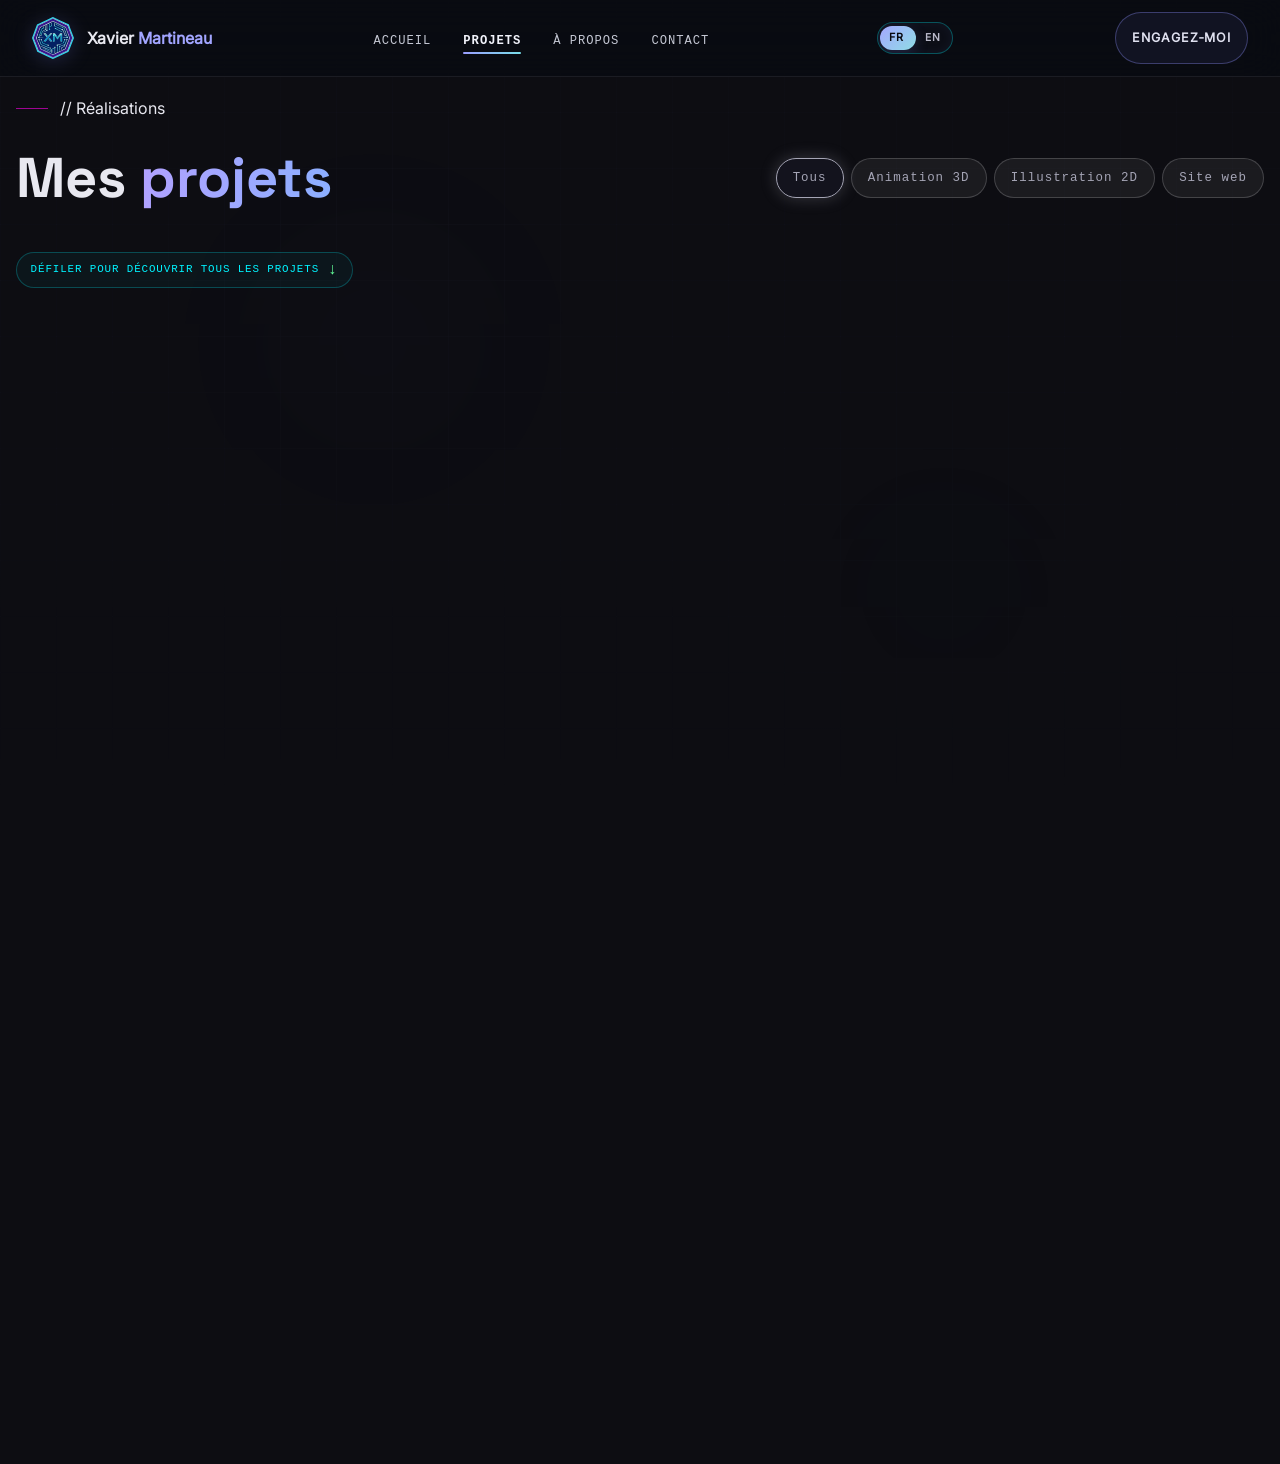
<file: html/projets.html>
<!-- Role : catalogue filtrable des projets du portfolio. -->
<!-- Parcours : navigation, filtres interactifs, cartes chargees depuis les donnees, puis pied de page. -->
<!doctype html>
<html lang="fr">
  <head>
    <!-- Metadonnees et dependances de la page catalogue. -->
    <meta charset="UTF-8" />
    <meta name="viewport" content="width=device-width, initial-scale=1.0" />
    <meta name="robots" content="index, follow" />
    <title>Projets – Xavier Martineau</title>
    <meta
      name="description"
      content="Explorez les projets web, 2D, 3D et interactifs de Xavier Martineau."
    />
    <meta property="og:type" content="website" />
    <meta property="og:title" content="Projets – Xavier Martineau" />
    <meta
      property="og:description"
      content="Une sélection de projets web, design, illustration et animation."
    />
    <meta
      property="og:image"
      content="../assets/images/portfolio-social-preview.webp"
    />
    <meta name="twitter:card" content="summary_large_image" />
    <link rel="icon" href="../assets/svg/Logo_svg.svg" type="image/svg+xml" />
    <link rel="stylesheet" href="../css/style.css" />
    <link rel="stylesheet" href="../css/responsive.css" />
    <link rel="stylesheet" href="../css/body.css" />
    <link rel="stylesheet" href="../css/font.css" />
    <link rel="stylesheet" href="../css/composants/glasscard.css" />
    <link rel="stylesheet" href="../css/composants/navigations.css" />
    <link rel="stylesheet" href="../css/footer.css" />
    <link rel="stylesheet" href="../css/animation.css" />
    <link rel="stylesheet" href="../css/composants/couleur-categorie.css" />
    <link rel="stylesheet" href="../css/composants/carte-projet.css" />
    <link rel="stylesheet" href="../css/composants/filtres-projets.css" />
  </head>

  <body class="root">
    <!-- Structure globale : fond decoratif, navigation, catalogue et pied de page. -->
    <!-- GRILLE -->
    <div class="grid-bg"></div>

    <!-- Navigation principale : liens de pages, langues et menu compact. -->
    <header class="navbar projects-navbar">
      <a href="../index.html" class="navbar-left">
        <div class="logo">
          <div class="logo-glow"></div>
          <div class="logo-inner">
            <img
              src="../assets/svg/Logo_svg.svg"
              alt="Logo de Xavier Martineau"
              width="987"
              height="1006"
              decoding="async"
            />
          </div>
        </div>

        <!-- Marque du portfolio : le nom reste un lien vers la page d'introduction. -->
        <div class="brand">
          Xavier <span class="brand-accent">Martineau</span>
        </div>
      </a>

      <input class="menu-checkbox" type="checkbox" id="menu-toggle" />

      <nav class="navbar-links">
        <div><a href="accueil.html" data-i18n="ACCUEIL">ACCUEIL</a></div>
        <div>
          <a href="projets.html" class="active" data-i18n="PROJETS">PROJETS</a>
        </div>
        <div><a href="apropos.html" data-i18n="À PROPOS">À PROPOS</a></div>
        <div>
          <a href="contact.html" data-i18n="CONTACT">CONTACT</a>
        </div>
      </nav>
      <div class="language-switcher" aria-label="Choisir la langue">
        <button type="button" data-language="fr" aria-pressed="true">FR</button>
        <button type="button" data-language="en" aria-pressed="false">
          EN
        </button>
      </div>

      <label class="menu-toggle" for="menu-toggle" aria-label="Ouvrir le menu">
        <span></span>
        <span></span>
        <span></span>
      </label>

      <div class="navbar-right">
        <div>
          <a
            href="https://mail.google.com/mail/?view=cm&amp;fs=1&amp;to=Xavier.g.martineau%40gmail.com"
            class="btn-engage"
            data-i18n="Engagez‑moi"
            target="_blank"
            rel="noopener noreferrer"
            >Engagez‑moi</a
          >
        </div>
      </div>
    </header>

    <!-- Contenu principal : titre, filtres de categorie et cartes du catalogue. -->
    <main class="projects-page">
      <div class="projects-wrapper">
        <!-- HEADER -->
        <div class="projects-header">
          <div class="header-label">
            <div class="header-line"></div>

            <!-- Repere visuel qui annonce la section des realisations. -->
            <p>// Réalisations</p>
          </div>

          <div class="header-flex">
            <!-- Titre principal du catalogue, complete par l'accent colore. -->
            <h2 class="projects-title">
              Mes <span class="neon-rose">projets</span>
            </h2>

            <!-- Chaque bouton active une categorie utilisee par projets.js. -->
            <div class="project-categories" aria-label="Filtrer les projets">
              <!-- Sur petit ecran, permet d'activer les effets visuels des cartes. -->
              <button
                class="project-category-btn active"
                type="button"
                data-category="all"
              >
                Tous
              </button>
              <button
                class="project-category-btn"
                type="button"
                data-category="3d"
              >
                Animation 3D
              </button>
              <button
                class="project-category-btn"
                type="button"
                data-category="2d"
              >
                Illustration 2D
              </button>
              <button
                class="project-category-btn"
                type="button"
                data-category="site-web"
              >
                Site web
              </button>
            </div>

            <button
              class="projects-effects-toggle"
              type="button"
              aria-pressed="false"
              aria-label="Texte + flou"
              data-i18n-label="Texte + flou"
            >
              <span
                class="projects-effects-toggle-label"
                data-i18n="Texte + flou"
              >
                Texte + flou
              </span>
            </button>
          </div>
        </div>

        <!-- Indique que d'autres cartes sont disponibles plus bas et pointe vers la grille. -->
        <a
          class="projects-scroll-hint"
          href="#projects-container"
          aria-label="Défiler pour découvrir tous les projets"
          data-i18n-label="Défiler pour découvrir tous les projets"
        >
          <span data-i18n="Défiler pour découvrir tous les projets">
            Défiler pour découvrir tous les projets
          </span>
          <span class="projects-scroll-arrow" aria-hidden="true">↓</span>
        </a>

        <!-- Catalogue : cartes de secours enrichies et gerees par les scripts. -->
        <!-- Les attributs data-category servent au filtrage sans recharger la page. -->
        <!-- Chaque carte de secours est remplacee par le rendu partage de project-cards.js. -->
        <div class="projects-grid" id="projects-container">
          <article
            class="gc gc-indigo project-card"
            data-project-id="1"
            data-category="3d"
          >
            <div class="gc-top"></div>
            <img
              class="project-background"
              loading="lazy"
              decoding="async"
              src="../assets/images/projet_01_anim_3d.webp"
              alt="Aperçu du projet Animation & 3D"
            />
            <div class="gc-meta">
              <span class="gc-project-category">3D</span>
              <span class="gc-year">2025</span>
            </div>
            <h3 class="gc-title">Animation &amp; 3D</h3>
            <div class="gc-technologies" aria-label="Technologies utilisées">
              <span class="couleur-categorie couleur-categorie--3d">3D</span>
              <span class="couleur-categorie couleur-categorie--3d"
                >Animation</span
              >
              <span class="couleur-categorie couleur-categorie--3d">MAYA</span>
              <span class="couleur-categorie couleur-categorie--3d">Rendu</span>
            </div>
            <p class="gc-desc">
              Un générique de fin sombre où chaque élément renforce la tension
              et la dernière note dramatique de l'histoire.
            </p>
            <div class="gc-footer">
              <span class="gc-btn">Voir le projet →</span>
            </div>
          </article>

          <article
            class="gc gc-rose project-card"
            data-project-id="2"
            data-category="site-web"
          >
            <div class="gc-top"></div>
            <!-- Version verticale allégée chargée seulement sur mobile. -->
            <picture>
              <source
                media="(max-width: 600px)"
                srcset="../assets/images/projet_02_La_Maison_mobile.webp"
              />
              <img
                class="project-background"
                loading="lazy"
                decoding="async"
                src="../assets/images/projet_02_La_Maison.webp"
                alt="Aperçu du projet La Maison"
              />
            </picture>
            <div class="gc-meta">
              <span class="gc-project-category">Site web</span>
              <span class="gc-year">2024</span>
            </div>
            <h3 class="gc-title">La Maison</h3>
            <div class="gc-technologies" aria-label="Technologies utilisées">
              <span class="couleur-categorie couleur-categorie--site">Web</span>
              <span class="couleur-categorie couleur-categorie--site"
                >UX/UI</span
              >
              <span class="couleur-categorie couleur-categorie--site"
                >Design</span
              >
              <span class="couleur-categorie couleur-categorie--site"
                >Responsive</span
              >
            </div>
            <p class="gc-desc">
              Un site web narratif qui plonge l'utilisateur dans une maison
              mystérieuse, où l'exploration et les choix déterminent le chemin à
              suivre.
            </p>
            <div class="gc-footer">
              <span class="gc-btn">Voir le projet →</span>
            </div>
          </article>

          <article
            class="gc gc-cyan project-card"
            data-project-id="3"
            data-category="2d"
          >
            <div class="gc-top"></div>
            <img
              class="project-background"
              loading="lazy"
              decoding="async"
              src="../assets/images/projet_03_stich.webp"
              alt="Illustration du projet Stitch"
            />
            <div class="gc-meta">
              <span class="gc-project-category">2D</span>
              <span class="gc-year">2025</span>
            </div>
            <h3 class="gc-title">Stitch</h3>
            <div class="gc-technologies" aria-label="Technologies utilisées">
              <span class="couleur-categorie couleur-categorie--2d"
                >Vectoriel</span
              >
              <span class="couleur-categorie couleur-categorie--2d"
                >Illustration</span
              >
              <span class="couleur-categorie couleur-categorie--2d"
                >Couleur</span
              >
              <span class="couleur-categorie couleur-categorie--2d"
                >Composition</span
              >
            </div>
            <p class="gc-desc">
              Une illustration vectorielle de Stitch aux couleurs vives,
              construite avec des formes simples, des lignes nettes et une
              composition expressive.
            </p>
            <div class="gc-footer">
              <span class="gc-btn">Voir le projet →</span>
            </div>
          </article>

          <article
            class="gc gc-rose project-card"
            data-project-id="4"
            data-category="2d"
          >
            <div class="gc-top"></div>
            <img
              class="project-background"
              loading="lazy"
              decoding="async"
              src="../assets/images/Projet_04_bouclier.webp"
              alt="Logo bouclier du projet"
            />
            <div class="gc-meta">
              <span class="gc-project-category">2D</span>
              <span class="gc-year">2026</span>
            </div>
            <h3 class="gc-title">Logo-bouclier</h3>
            <div class="gc-technologies" aria-label="Technologies utilisées">
              <span class="couleur-categorie couleur-categorie--2d"
                >Vectoriel</span
              >
              <span class="couleur-categorie couleur-categorie--2d"
                >Illustration</span
              >
              <span class="couleur-categorie couleur-categorie--2d"
                >Couleur</span
              >
              <span class="couleur-categorie couleur-categorie--2d"
                >Composition</span
              >
            </div>
            <p class="gc-desc">
              Un logo en forme de bouclier conçu pour créer une identité
              visuelle forte, reconnaissable et adaptable sur des supports
              imprimés et numériques.
            </p>
            <div class="gc-footer">
              <span class="gc-btn">Voir le projet →</span>
            </div>
          </article>

          <article
            class="gc gc-indigo project-card"
            data-project-id="5"
            data-category="site-web"
          >
            <div class="gc-top"></div>
            <img
              class="project-background"
              loading="lazy"
              decoding="async"
              src="../assets/images/projet_05_echoes.webp"
              alt="Aperçu du projet ECHOES"
            />
            <div class="gc-meta">
              <span class="gc-project-category">Site web</span>
              <span class="gc-year">2026</span>
            </div>
            <h3 class="gc-title">ECHOES</h3>
            <div class="gc-project-status">
              <span class="gc-project-status-label" data-i18n="BÊTA · EN CONSTRUCTION">BÊTA · EN CONSTRUCTION</span>
              <span class="gc-project-status-progress">
                <span data-i18n="Avancement">Avancement</span>
                <strong>50 %</strong>
                <span aria-hidden="true">·</span>
                <span data-i18n="Part réalisée avec l’IA">Part réalisée avec l’IA</span>
                <strong>50 %</strong>
              </span>
            </div>
            <p class="gc-project-credit" data-i18n="Projet personnel imaginé et créé par moi, pour le plaisir.">
              Projet personnel imaginé et créé par moi, pour le plaisir.
            </p>
            <div class="gc-technologies" aria-label="Technologies utilisées">
              <span class="couleur-categorie couleur-categorie--site">Web</span>
              <span class="couleur-categorie couleur-categorie--site"
                >Narration</span
              >
              <span class="couleur-categorie couleur-categorie--site"
                >Expérience interactive</span
              >
            </div>
            <p class="gc-desc">
              Projet bêta : une expérience de science-fiction spatiale mêlant
              énigmes et narration immersive.
            </p>
            <div class="gc-footer">
              <span class="gc-btn">Voir le projet →</span>
            </div>
          </article>

          <article
            class="gc gc-indigo project-card"
            data-project-id="6"
            data-category="site-web"
          >
            <div class="gc-top"></div>
            <!-- Version verticale allégée chargée seulement sur mobile. -->
            <picture>
              <source
                media="(max-width: 600px)"
                srcset="../assets/images/projet_06_atelier_chromatique_mobile.webp"
              />
              <img
                class="project-background"
                loading="lazy"
                src="../assets/images/projet_06_atelier_chromatique.webp"
                alt="Aperçu du projet Atelier chromatique"
                decoding="async"
              />
            </picture>
            <div class="gc-meta">
              <span class="gc-project-category">Site web</span>
              <span class="gc-year">2025-2026</span>
            </div>
            <h3 class="gc-title">Atelier chromatique</h3>
            <div
              class="gc-technologies site-web-tags"
              aria-label="Technologies utilisées"
            >
              <span class="couleur-categorie couleur-categorie--site">Web</span>
              <span class="couleur-categorie couleur-categorie--site"
                >UX/UI</span
              >
              <span class="couleur-categorie couleur-categorie--site"
                >Design</span
              >
              <span class="couleur-categorie couleur-categorie--site"
                >Responsive</span
              >
            </div>
            <p class="gc-desc">
              Un site web expérimental consacré à l’exploration des couleurs,
              des formes et des compositions, pensé comme un atelier interactif
              où chaque écran devient une nouvelle expérience visuelle.
            </p>
            <div class="gc-footer">
              <span class="gc-btn">Voir le projet →</span>
            </div>
          </article>
        </div>
      </div>
    </main>

    <!-- FOOTER -->
    <!-- PIED DE PAGE -->
    <footer class="footer">
      <span data-i18n="© 2026 Xavier Martineau — Tous droits réservés"
        >© 2026 Xavier Martineau — Tous droits réservés</span
      >
      <div class="footer-right">
        <div class="pulse-dot"></div>
        <p data-i18n="Créé avec passion">Créé avec passion</p>
      </div>
    </footer>

    <!-- Scripts pour la langue, le rendu des cartes et le filtrage du catalogue. -->
    <script src="../js/traduction.js"></script>
    <script type="module" src="../js/project-cards.js"></script>
    <script type="module" src="../js/projets.js"></script>
    <script type="module" src="../js/project-navigation.js"></script>
  </body>
</html>
</file>
<file: css/splash.css>
﻿/* Role : ecran d'introduction, carte centrale et elements decoratifs. */
/* Etapes : fond et effets, carte d'identite, action d'entree, puis informations secondaires et mobile. */
/* ====== RÉINITIALISATION GLOBALE ====== */
* {
  margin: 0;
  padding: 0;
  box-sizing: border-box;
}

/* ====== CORPS DE LA PAGE ====== */
body {
  background: #0d0d12;
  overflow: hidden;
  color: white;
}

/* ====== TEXTE D'ACCUEIL ====== */
.texte-entrer {
  margin-right: 0.4em;
}

/* ====== GRILLE D'ARRIÈRE-PLAN ====== */
.grid-bg {
  position: fixed;
  inset: 0;
  background:
    linear-gradient(rgba(99, 102, 241, 0.15) 1px, transparent 1px) 0 0 / 40px
      40px,
    linear-gradient(90deg, rgba(99, 102, 241, 0.15) 1px, transparent 1px) 0 0 /
      40px 40px;
  opacity: 0.3;
  pointer-events: none;
  z-index: -2;
}

/* ====== CONTENEUR DE L'ÉCRAN D'INTRODUCTION ====== */
.splash {
  /* Couche d'introduction affichee avant la navigation vers l'accueil. */
  position: fixed;
  inset: 0;
  z-index: 100;
  display: flex;
  align-items: center;
  justify-content: center;
  background: #0d0d12;
  transition: opacity 0.6s ease;
}

/* ====== ZONE DE DESSIN ====== */
.canvas {
  /* Canvas plein ecran anime par splash.js, sans intercepter les clics. */
  position: absolute;
  inset: 0;
  pointer-events: none;
}

/* ====== HALOS LUMINEUX ====== */
.orb-container {
  /* Conteneur des halos decoratifs situes derriere la carte centrale. */
  position: absolute;
  inset: 0;
  width: 100%;
  height: 100%;
  pointer-events: none;
  overflow: hidden;
  z-index: -1;
}

.orb {
  position: absolute;
  border-radius: 50%;
  pointer-events: none;
  filter: blur(85px);
  opacity: 0.75;
  will-change: transform;
}

.orb-1 {
  width: 700px;
  height: 700px;
  background: rgba(99, 102, 241, 0.08);
  top: -20%;
  left: -15%;
}

.orb-2 {
  width: 500px;
  height: 500px;
  background: rgba(255, 0, 234, 0.055);
  bottom: -10%;
  right: -10%;
}

.orb-3 {
  width: 400px;
  height: 400px;
  background: rgba(0, 243, 255, 0.05);
  top: 30%;
  right: 5%;
}

/* ====== CARTE CENTRALE ====== */
.card {
  /* Carte lisible au-dessus des effets et des particules de l'introduction. */
  position: relative;
  z-index: 10;
  width: min(520px, 92vw);
  padding: 3.5rem 3rem;
  text-align: center;
  border-radius: 16px;
  background: rgba(255, 255, 255, 0.02);
  backdrop-filter: blur(25px) saturate(180%);
  -webkit-backdrop-filter: blur(25px) saturate(180%);
  border: 1px solid rgba(255, 255, 255, 0.08);
  box-shadow:
    0 20px 50px rgba(0, 0, 0, 0.5),
    0 0 50px rgba(255, 255, 255, 0.03),
    inset 0 1px 0 rgba(255, 255, 255, 0.1),
    inset 0 -1px 0 rgba(0, 0, 0, 0.2);
}

/* ====== LIGNES DÉCORATIVES DE LA CARTE ====== */
.card-top-line,
.card-bottom-line {
  position: absolute;
  left: 50%;
  width: 75%;
  height: 1px;
  transform: translateX(-50%);
  background: linear-gradient(
    90deg,
    transparent,
    rgba(255, 255, 255, 0.15),
    transparent
  );
}

.card-top-line {
  top: 0;
}

.card-bottom-line {
  bottom: 0;
}

/* ====== LOGO DE L'INTRODUCTION ====== */
.logo {
  position: relative;
  margin-bottom: 2.2rem;
}

.logo-inner {
  width: 90px;
  height: 90px;
  border-radius: 16px;
  display: flex;
  align-items: center;
  justify-content: center;
  background: linear-gradient(
    135deg,
    rgba(99, 102, 241, 0.3),
    rgba(255, 0, 234, 0.2)
  );
  border: 1px solid rgba(99, 102, 241, 0.4);
  overflow: hidden;
}

.logo-inner img {
  width: 75%;
  height: auto;
  display: block;
}

.logo-glow {
  position: absolute;
  inset: 0;
  border-radius: 16px;
  background: rgba(99, 102, 241, 0.25);
  filter: blur(28px);
  z-index: -1;
}

/* ====== TITRE ====== */
.title {
  margin-bottom: 0.7rem;
  font-size: 2.5rem;
  font-weight: 700;
}

.gradient {
  background: linear-gradient(90deg, #6366f1, #00f3ff, #ff00ea, #6366f1);
  background-clip: text;
  -webkit-background-clip: text;
  -webkit-text-fill-color: transparent;
  display: inline-block;
}

/* ====== SOUS-TITRE ====== */
.subtitle {
  margin-bottom: 1.2rem;
  color: #b3b3c9;
  letter-spacing: 0.12em;
  font-size: 0.8rem;
  opacity: 0.85;
}

/* ====== SÉPARATEUR ====== */
.divider {
  display: flex;
  align-items: center;
  gap: 0.5rem;
  margin-bottom: 2rem;
}

.divider div {
  flex: 1;
  height: 1px;
  background: linear-gradient(90deg, transparent, rgba(99, 102, 241, 0.3));
}

.dot {
  width: 6px;
  height: 6px;
  background: #6366f1;
  border-radius: 50%;
  box-shadow: 0 0 6px #6366f1;
}

/* ====== COMPÉTENCES ====== */
/* Pastilles de competences affichees sous le sous-titre de l'introduction. */
.skills {
  display: flex;
  flex-wrap: wrap;
  justify-content: center;
  gap: 0.5rem;
  margin-bottom: 2rem;
}

.skill {
  padding: 0.4rem 0.8rem;
  border-radius: 4px;
  background: rgba(255, 255, 255, 0.04);
  border: 1px solid rgba(255, 255, 255, 0.08);
  backdrop-filter: blur(8px);
  font-size: 0.85rem;
}

.skill-games {
  color: #aeb2ff;
}

.skill-web {
  color: #ff8bf5;
}

.skill-design {
  color: #7df9ff;
}

.skill-code {
  color: #c2a5ff;
}

/* ====== BARRE DE PROGRESSION ====== */
/* Remplit progressivement la piste coloree pendant l'introduction. */
.progress {
  width: 100%;
  height: 4px;
  background: rgba(255, 255, 255, 0.06);
  border-radius: 4px;
  overflow: hidden;
  margin-bottom: 2rem;
}

.progress-bar {
  width: 100%;
  height: 100%;
  background: linear-gradient(90deg, #6366f1, #ff00ea, #00f3ff);
  box-shadow: 0 0 8px rgba(99, 102, 241, 0.6);
  animation: load 2.4s ease forwards;
}

/* ====== BOUTON D'ENTRÉE ====== */
/* Le bouton reste la principale action interactive de cet ecran. */
.enter-btn {
  width: 100%;
  padding: 0.9rem;
  border-radius: 4px;
  background: linear-gradient(
    135deg,
    rgba(99, 102, 241, 0.2),
    rgba(255, 0, 234, 0.1)
  );
  border: 1px solid rgba(99, 102, 241, 0.4);
  color: #e8e8f0;
  backdrop-filter: blur(10px);
  cursor: pointer;
  transition: all 0.4s ease;
  display: flex;
  align-items: center;
  justify-content: center;
  gap: 0.7rem;
  will-change: transform, box-shadow;
  animation: enter-button-pulse 2.8s ease-in-out infinite;
}

.enter-btn svg {
  flex: 0 0 auto;
  will-change: transform;
  animation: enter-arrow-slide 1.4s ease-in-out infinite;
}

.enter-btn:hover {
  background: linear-gradient(
    135deg,
    rgba(99, 102, 241, 0.4),
    rgba(255, 0, 234, 0.25)
  );
  box-shadow: 0 0 40px rgba(99, 102, 241, 0.4);
  border-color: rgba(99, 102, 241, 0.8);
  transform: translateY(-2px);
}

@media (max-width: 600px) {
  /* Reduit les marges de la carte et repositionne la fleche dans le bouton. */
  .card {
    padding: 2.75rem 1.25rem;
  }

  .enter-btn {
    position: relative;
    min-height: 4.25rem;
    flex-direction: column;
    gap: 0.2rem;
    padding: 0.75rem 2.75rem 0.75rem 1rem;
    font-size: 0.85rem;
    line-height: 1.15;
  }

  .enter-btn > span {
    white-space: nowrap;
  }

  .texte-entrer {
    margin-right: 0;
  }

  .enter-btn svg {
    position: absolute;
    top: 50%;
    right: 1rem;
    transform: translateY(-50%);
    animation: none;
    will-change: auto;
  }
}

@media (prefers-reduced-motion: reduce) {
  /* Respecte le reglage systeme en arretant les animations du bouton d'entree. */
  .enter-btn,
  .enter-btn svg {
    animation: none;
    will-change: auto;
  }
}

/* ====== INFORMATIONS SECONDAIRES ====== */
/* Version et identite affichees dans les coins de l'ecran. */
.meta {
  position: absolute;
  font-size: 0.75rem;
  color: #c1c1d0;
  opacity: 0.7;
}

.meta-left {
  top: 1.5rem;
  left: 1.5rem;
}

.meta-right {
  bottom: 1.5rem;
  right: 1.5rem;
}

/* ====== INDICATEUR DE CONNEXION ====== */
/* Point anime accompagne du libelle de statut en ligne. */
.online {
  position: absolute;
  top: 1.5rem;
  right: 1.5rem;
  display: flex;
  align-items: center;
  gap: 0.4rem;
}

.online-dot {
  width: 6px;
  height: 6px;
  background: #00f3ff;
  border-radius: 50%;
  box-shadow: 0 0 6px #00f3ff;
  animation: splash-pulse 1.4s infinite;
}

/* Le pointeur personnalise est partage avec les pages de contenu. */
html body {
  cursor: url("../assets/svg/cursor-cyberpunk.svg") 3 1, auto;
}

html body :is(a, button, [role="button"], .enter-btn) {
  cursor: url("../assets/svg/cursor-cyberpunk-link.svg") 9 5, pointer;
}
</file>
<file: css/animation.css>
/* Role : animations et transitions partagees entre les composants. */
/* Les keyframes sont groupes par zone : footer, introduction, hero, medias, carousel et fond. */

/* Le point de statut du pied de page pulse sans modifier sa position. */
@keyframes footer-pulse {
  0% {
    opacity: 1;
    transform: scale(1);
  }
  50% {
    opacity: 0.3;
    transform: scale(0.8);
  }
  100% {
    opacity: 1;
    transform: scale(1);
  }
}

/* Fait pulser doucement la lueur de la barre de defilement Chromium/WebKit. */
@keyframes scrollbar-neon-pulse {
  0%,
  100% {
    box-shadow:
      0 0 7px rgba(0, 243, 255, 0.35),
      0 0 12px rgba(99, 102, 241, 0.16);
  }
  50% {
    box-shadow:
      0 0 12px rgba(0, 243, 255, 0.7),
      0 0 18px rgba(255, 0, 234, 0.3);
  }
}

/* Progression du chargement, pulsation du bouton et mouvement de sa fleche. */
@keyframes load {
  from {
    width: 0%;
  }
  to {
    width: 100%;
  }
}

@keyframes enter-button-pulse {
  0%,
  100% {
    box-shadow: 0 0 0 rgba(99, 102, 241, 0);
  }
  50% {
    box-shadow:
      0 0 22px rgba(99, 102, 241, 0.28),
      0 0 42px rgba(255, 0, 234, 0.12);
  }
}

@keyframes enter-arrow-slide {
  0%,
  100% {
    transform: translateX(0);
  }
  50% {
    transform: translateX(5px);
  }
}

@keyframes splash-pulse {
  0% {
    opacity: 1;
  }
  50% {
    opacity: 0.3;
  }
  100% {
    opacity: 1;
  }
}

/* Pulsation du statut du hero et animation des indicateurs de defilement. */
@keyframes hero-pulse {
  0% {
    opacity: 1;
  }
  50% {
    opacity: 0.3;
  }
  100% {
    opacity: 1;
  }
}

@keyframes scroll-dot-follow {
  from {
    opacity: 0.55;
    transform: translate(-50%, 0);
    box-shadow: 0 0 12px rgba(0, 243, 255, 0.75);
  }
  to {
    opacity: 1;
    transform: translate(-50%, 275px);
    box-shadow:
      0 0 14px #00f3ff,
      0 0 32px rgba(0, 243, 255, 1);
  }
}

@keyframes scroll-dot-pulse {
  0%,
  100% {
    opacity: 0.65;
    box-shadow: 0 0 8px rgba(0, 243, 255, 0.55);
  }
  50% {
    opacity: 1;
    box-shadow:
      0 0 12px #00f3ff,
      0 0 24px rgba(0, 243, 255, 0.75);
  }
}

@keyframes scroll-arrow-bob {
  0%,
  100% {
    transform: translateY(0);
  }
  50% {
    transform: translateY(5px);
  }
}

@keyframes scroll-arrow-follow {
  from {
    transform: translateY(0);
  }
  to {
    transform: translateY(380px);
  }
}

@keyframes project-loading-spin {
  /* Rotation continue du marqueur affiche pendant le chargement des medias. */
  to {
    transform: rotate(360deg);
  }
}

/* Effet d'attente du media et entrees directionnelles des cartes du carousel. */
@keyframes project-expand-pulse {
  0%,
  100% {
    opacity: 0.72;
    transform: translateY(0);
  }
  50% {
    opacity: 1;
    transform: translateY(-5px);
  }
}

@keyframes featured-card-enter-previous {
  from {
    opacity: 0;
    transform: translateX(-2rem) scale(0.94);
  }
  to {
    opacity: 1;
    transform: translateX(0) scale(1);
  }
}

@keyframes featured-card-enter-next {
  from {
    opacity: 0;
    transform: translateX(2rem) scale(0.94);
  }
  to {
    opacity: 1;
    transform: translateX(0) scale(1);
  }
}

@keyframes grid-drift {
  /* Deplacement lent de la grille de fond pour eviter un a-plat statique. */
  from {
    background-position:
      0 0,
      0 0;
  }
  to {
    background-position:
      40px 24px,
      24px 40px;
  }
}

@keyframes background-halo-drift {
  0%,
  100% {
    transform: translate3d(-3%, -2%, 0) scale(1);
  }
  50% {
    transform: translate3d(4%, 3%, 0) scale(1.08);
  }
}

@keyframes background-halo-drift-reverse {
  0%,
  100% {
    transform: translate3d(3%, 2%, 0) scale(1.04);
  }
  50% {
    transform: translate3d(-4%, -3%, 0) scale(0.96);
  }
}
</file>
<file: css/font.css>
/* Role : chargement des polices locales et regles typographiques partagees. */
/* Etapes : declare les fontes WOFF2 locales, puis les associe aux roles de texte du site. */
/* ===========================
   FONT‑FACE LOCAUX
   =========================== */
@font-face {
  /* Police de lecture utilisee pour les descriptions et les informations detaillees. */
  font-family: "Inter";
  src: url("../assets/fonts/inter/Inter-VariableFont_opszwght.woff2")
    format("woff2");
  font-weight: 400;
  font-style: normal;
  font-display: swap;
}

@font-face {
  /* Police expressive reservee aux titres principaux du portfolio. */
  font-family: "Speedy";
  src: url("../assets/fonts/speedy/SpeedyRegular-7BLoE.woff2") format("woff2");
  font-weight: 400;
  font-style: normal;
  font-display: swap;
}

@font-face {
  /* Police des labels courts, des rubriques et des informations de contexte. */
  font-family: "Syne";
  src: url("../assets/fonts/syne/Syne-VariableFont_wght.woff2")
    format("woff2");
  font-weight: 100 900;
  font-style: normal;
  font-display: swap;
}

@font-face {
  /* Police des boutons, titres de sections et indicateurs de navigation. */
  font-family: "Space-Grotesk";
  src: url("../assets/fonts/space/SpaceGrotesk-VariableFont_wght.woff2")
    format("woff2");
  font-weight: 100 900;
  font-style: normal;
  font-display: swap;
}

/* ===========================
   TYPOGRAPHIE GLOBALE DU PROJET
=========================== */

/* Les regles suivantes associent une hierarchie de police aux titres HTML. */
/* H1 — Speedy (Hero principal) */
h1.hero-title {
  font-family: "Speedy", sans-serif;
  font-weight: 400;
  font-size: clamp(
    2.625rem,
    5.25vw,
    4.125rem
  ); /* Taille progressive du titre */
  line-height: 1.1;
  letter-spacing: -0.02em;
  color: #e8e8f0;
}

/* H2 — Space Grotesk : boutons, scroll et titres de section */
h2.btn-title,
h2.scroll-title,
h2.featured-title {
  font-family: "Space-Grotesk", sans-serif;
  font-weight: 600;
  font-size: clamp(1rem, 2vw, 1.25rem);
  letter-spacing: 0.15em;
  text-transform: uppercase;
  color: #e8e8f0;
}

/* H3 — Inter : descriptions, statistiques et sous-titres */
h3.hero-desc,
h3.featured-title,
h3.featured-category,
h3.featured-stat,
h3.glass-value {
  font-family: "Inter", sans-serif;
  font-weight: 400;
  font-size: clamp(0.95rem, 1.5vw, 1.1rem);
  line-height: 1.6;
  color: #b9b9c9;
}

/* H4 — Syne : labels, sous-sections et petits titres */
h4.section-label {
  font-family: "Syne", sans-serif;
  font-weight: 600;
  font-size: 0.75rem;
  letter-spacing: 0.25em;
  text-transform: uppercase;
  color: #b9b9c9;
}

/* H4 — Syne pour les libellés courts des panneaux projet. */
h4.detail-label {
  margin: 0;
  font-family: "Syne", sans-serif;
  font-size: 0.7rem;
  font-weight: 600;
  letter-spacing: 0.15em;
  line-height: 1.4;
  text-transform: uppercase;
}

/* ===========================
   SPÉCIFIQUES
=========================== */

/* Ajustements de taille et de contraste pour les composants recurrents. */
/* Hero description */
.hero-desc {
  max-width: 600px;
  margin-bottom: 2rem;
}

/* Boutons */
.btn-title a {
  text-decoration: none;
  font-weight: 600;
  letter-spacing: 0.15em;
  text-transform: uppercase;
}

/* Libellé de l'indicateur de défilement */
.scroll-title {
  opacity: 0.6;
  color: #6366f1;
}

/* Typographie des cartes vitrées */
.glass-value {
  font-size: clamp(1.8rem, 4vw, 2.8rem);
  font-weight: 700;
  background-clip: text;
  -webkit-background-clip: text;
  -webkit-text-fill-color: transparent;
}

.glass-label {
  font-family: "Inter", monospace;
  font-size: 0.75rem;
  color: #b9b9c9;
  letter-spacing: 0.15em;
}

/* Typographie des projets en vedette */
.featured-title {
  font-size: clamp(1.6rem, 3vw, 2.2rem);
  font-weight: 700;
  color: #e8e8f0;
}

.featured-desc {
  font-family: "Inter", sans-serif;
}

/* Polices des interfaces recurrentes : badges, boutons, cartes et metadonnees. */
.section-label,
.navbar-links a,
.featured-card .featured-category,
.featured-year,
.featured-stat,
.footer,
.glass-label,
.scroll-label {
  font-family: monospace;
}

.featured-technologies span,
.gc-btn,
.title {
  font-family: "Space-Grotesk", sans-serif;
}

.gc-label,
.gc-title,
.gc-desc {
  font-family: "Inter", sans-serif;
}

.gc-meta {
  font-family: "Syne", sans-serif;
}

/* ===========================
   APPLICATION DES POLICES
   =========================== */

/* Valeurs par defaut heritees par les pages, avec exceptions explicites ci-dessus. */
body {
  font-family: "Inter", sans-serif;
}

h1,
.title {
  font-family: "Speedy", sans-serif;
}

h2,
h3,
.subtitle {
  font-family: "Space-Grotesk", sans-serif;
}

.skill {
  font-family: "Inter", sans-serif;
}

.logo-text {
  font-family: "Speedy", sans-serif;
}
</file>
<file: css/composants/navigations.css>
/* Role : navigation principale, marque et controles de menu. */
/* Parcours : barre fixe, identite, liens et controles qui s'adaptent aux petits ecrans. */
/* ===========================
   NAVBAR
=========================== */

.navbar {
  /* La barre reste visible au sommet pendant la navigation entre les pages. */
  position: fixed;
  top: 0;
  left: 0;
  right: 0;
  height: 76px;
  display: flex;
  align-items: center;
  justify-content: space-between;
  padding: 0 2rem;
  background: rgba(9, 11, 18, 0.76);
  backdrop-filter: blur(22px) saturate(150%);
  -webkit-backdrop-filter: blur(22px) saturate(150%);
  border-bottom: 1px solid rgba(255, 255, 255, 0.075);
  z-index: 100;
}

.navbar-left {
  display: flex;
  align-items: center;
  gap: 0.8rem;
  text-decoration: none;
  transition: transform 0.25s ease;
}

.navbar-left:hover {
  transform: none;
}

/* ===========================
   LOGO
=========================== */

.logo {
  /* Le logo regroupe l'image et son halo sans influencer les liens voisins. */
  position: relative;
  margin: 0;
}

.logo-inner {
  width: 42px;
  height: 42px;
  display: flex;
  align-items: center;
  justify-content: center;
  background: transparent;
  border: 0;
  overflow: visible;
  position: relative;
}

.logo-inner img {
  width: 100%;
  height: 100%;
  object-fit: contain;
  display: block;
  filter: drop-shadow(0 3px 10px rgba(141, 145, 255, 0.22));
}

.logo-glow {
  display: none;
}

/* ===========================
   BRAND
=========================== */

.brand {
  font-size: 1rem;
  font-weight: 600;
  color: #e8e8f0;
}

.brand-accent {
  color: #a2a5ff;
}

/* ===========================
   NAVBAR LINKS
=========================== */

.navbar-links {
  /* Les liens sont presentes sur une seule ligne sur grand ecran. */
  display: flex;
  gap: 2rem;
}

.navbar-links a {
  font-size: 0.76rem;
  letter-spacing: 0.08em;
  color: #c5c8d4;
  text-decoration: none;
  transition: all 0.25s ease;
  transform: none;
  position: relative;
}

/* ===========================
  SURVOL DES LIENS INACTIFS
=========================== */

.navbar-links a:hover {
  color: #e9eaff;
}

/* ===========================
   ACTIVE LINK (page actuelle)
=========================== */

.navbar-links a.active {
  color: #f1f2fa;
  font-weight: 600;
  text-shadow: none;
}

/* Survol du lien actif */
.navbar-links a.active:hover {
  color: #b9bcff;
}

.projects-navbar .navbar-links a.active {
  color: #f1f2fa;
  text-shadow: none;
}

.projects-navbar .navbar-links a.active:hover {
  color: #b9bcff;
}

/* ===========================
   UNDERLINE NÉON ANIMÉ
=========================== */

.navbar-links a::after {
  content: "";
  position: absolute;
  left: 0;
  bottom: -6px;
  width: 0%;
  height: 2px;
  background: linear-gradient(90deg, #9b9eff, #78dce7);
  border-radius: 2px;
  transition: width 0.3s ease;
}

.navbar-links a:hover::after {
  width: 100%;
}

.navbar-links a.active::after {
  width: 100%;
}

/* Selecteur de langue avec son indicateur actif anime. */
.language-switcher {
  position: relative;
  display: flex;
  align-items: center;
  gap: 0.15rem;
  box-sizing: border-box;
  flex: 0 0 4.8rem;
  width: 4.8rem;
  height: 2rem;
  padding: 0.16rem;
  border: 1px solid rgba(0, 243, 255, 0.3);
  border-radius: 999px;
  background: rgba(14, 16, 25, 0.82);
  margin: 0;
  list-style: none;
  margin-left: 0.35rem;
  box-shadow: inset 0 0 12px rgba(141, 145, 255, 0.06);
  isolation: isolate;
  overflow: hidden;
}

.language-switcher::before {
  position: absolute;
  top: 0.16rem;
  bottom: 0.16rem;
  left: 0.16rem;
  width: calc(50% - 0.08rem);
  border-radius: 999px;
  background: linear-gradient(135deg, #a5a7ff, #8fdde5);
  box-shadow: 0 4px 14px rgba(103, 109, 211, 0.22);
  content: "";
  pointer-events: none;
  transform: translateX(0);
  transition: transform 0.42s cubic-bezier(0.22, 1, 0.36, 1);
  z-index: -1;
}

.language-switcher:has(button:nth-child(2).active)::before {
  transform: translateX(calc(100% + 0.15rem));
}

.language-switcher button {
  flex: 1 1 50%;
  height: 100%;
  min-width: 0;
  padding: 0 0.35rem;
  border: 0;
  border-radius: 999px;
  background: transparent;
  color: #b8b8c8;
  font: inherit;
  font-weight: 700;
  font-size: 0.65rem;
  letter-spacing: 0.08em;
  cursor: pointer;
  line-height: 1;
  position: relative;
  z-index: 1;
  transition:
    color 0.2s ease,
    background-color 0.2s ease,
    box-shadow 0.2s ease,
    transform 0.2s ease;
}

.language-switcher button:hover {
  color: #e8e8f0;
  transform: translateY(-1px);
}

.language-switcher button.active {
  color: #07070d;
  text-shadow: none;
  transform: scale(1.04);
}

.language-switcher button:active {
  transform: scale(0.94);
}

.language-switcher button:focus-visible {
  outline: 2px solid #ff00ea;
  outline-offset: 2px;
}

.language-switcher.is-switching {
  animation: language-switch-transition 0.6s ease;
}

@keyframes language-switch-transition {
  0% {
    box-shadow: inset 0 0 12px rgba(0, 243, 255, 0.05);
  }
  45% {
    box-shadow:
      inset 0 0 12px rgba(0, 243, 255, 0.12),
      0 0 18px rgba(0, 243, 255, 0.32);
  }
  100% {
    box-shadow: inset 0 0 12px rgba(0, 243, 255, 0.05);
  }
}

/* Menu mobile : case de controle cachee, bouton visible et animation des barres. */
.menu-toggle {
  display: none;
  align-items: center;
  justify-content: center;
  flex-direction: column;
  width: 48px;
  height: 48px;
  padding: 0;
  border: 1px solid rgba(0, 243, 255, 0.45);
  border-radius: 9px;
  background: rgba(99, 102, 241, 0.16);
  cursor: pointer;
  box-shadow: 0 0 18px rgba(99, 102, 241, 0.12);
  transition:
    background-color 0.25s ease,
    border-color 0.25s ease,
    box-shadow 0.25s ease,
    transform 0.25s ease;
}

.menu-checkbox {
  position: absolute;
  width: 1px;
  height: 1px;
  opacity: 0;
  pointer-events: none;
}

.menu-toggle span {
  display: block;
  width: 25px;
  height: 2px;
  margin: 3px 0;
  background: #e8e8f0;
  border-radius: 999px;
  transition:
    transform 0.25s ease,
    opacity 0.25s ease,
    background-color 0.25s ease;
}

.menu-toggle:hover,
.menu-toggle:focus-visible {
  border-color: #ff00ea;
  background: rgba(255, 0, 234, 0.18);
  box-shadow: 0 0 24px rgba(255, 0, 234, 0.3);
  transform: translateY(-2px);
}

.menu-toggle:hover span,
.menu-toggle:focus-visible span {
  background: #00f3ff;
}

.mobile-menu-cta {
  display: none;
}

/* ===========================
  BOUTON D'ACTION
=========================== */

.btn-engage {
  display: inline-flex;
  align-items: center;
  justify-content: center;
  min-height: 36px;
  padding: 0.45rem 1rem;
  border: 1px solid rgba(141, 145, 255, 0.34);
  border-radius: 999px;
  background: rgba(141, 145, 255, 0.07);
  color: #dfe0ef;
  font-size: 0.78rem;
  font-weight: 600;
  letter-spacing: 0.08em;
  text-decoration: none;
  text-transform: uppercase;
  box-shadow: none;
  transition:
    transform 0.25s ease,
    border-color 0.25s ease,
    box-shadow 0.25s ease,
    background 0.25s ease;
}

.btn-engage:hover {
  border-color: rgba(141, 145, 255, 0.75);
  background: rgba(141, 145, 255, 0.16);
  box-shadow: 0 8px 24px rgba(83, 91, 190, 0.18);
  transform: translateY(-2px);
}

.btn-engage:focus-visible {
  outline: 2px solid #00f3ff;
  outline-offset: 3px;
}

/* Sous 1100 px, les liens se replient dans un menu accessible a la demande. */
@media (max-width: 1100px) {
  /* Remplace les liens horizontaux par un menu deroulant compact. */
  .navbar {
    position: fixed;
    box-sizing: border-box;
    height: 76px;
    min-height: 76px;
    padding: 0 1rem;
    gap: 0.75rem;
  }

  .navbar-left {
    flex: 1;
    min-width: 0;
    gap: 0.45rem;
  }

  .logo {
    margin: 0;
  }

  .logo-inner {
    width: 40px;
    height: 40px;
  }

  .brand {
    font-size: 1rem;
    white-space: nowrap;
  }

  .navbar-links {
    display: none;
    position: absolute;
    top: calc(100% + 0.75rem);
    left: 0.75rem;
    right: 0.75rem;
    flex-direction: column;
    gap: 0;
    padding: 0.5rem;
    border: 1px solid rgba(99, 102, 241, 0.35);
    border-radius: 10px;
    background: rgba(13, 13, 18, 0.96);
    box-shadow: 0 18px 40px rgba(0, 0, 0, 0.4);
    z-index: 101;
  }

  .menu-checkbox:checked ~ .navbar-links {
    display: flex;
  }

  .navbar-links div {
    margin: 0;
  }

  .mobile-menu-cta {
    display: block;
    margin-top: 0.35rem !important;
    padding-top: 0.35rem;
    border-top: 1px solid rgba(0, 243, 255, 0.28);
  }

  .navbar-links a {
    display: block;
    padding: 0.85rem 0.75rem;
    font-size: 0.78rem;
    transform: none;
  }

  .navbar-links a.active,
  .navbar-links a:hover {
    transform: none;
  }

  .language-switcher {
    flex-basis: 4.8rem;
    width: 4.8rem;
    height: 2rem;
    margin: 0;
  }

  .menu-toggle {
    display: flex;
    order: 2;
    flex: 0 0 auto;
    margin-left: auto;
  }

  .menu-checkbox:checked ~ .menu-toggle span:nth-child(1) {
    transform: translateY(6px) rotate(45deg);
  }

  .menu-checkbox:checked ~ .menu-toggle span:nth-child(2) {
    opacity: 0;
  }

  .menu-checkbox:checked ~ .menu-toggle span:nth-child(3) {
    transform: translateY(-6px) rotate(-45deg);
  }

  .navbar-right {
    display: none;
    order: 3;
  }
}

@media (min-width: 1101px) {
  /* Sur grand ecran, restaure la navigation horizontale et masque le hamburger. */
  .navbar-links {
    display: flex;
  }

  .menu-toggle,
  .menu-checkbox {
    display: none;
  }

  .navbar-right {
    display: block;
  }

  .mobile-menu-cta {
    display: none;
  }
}

/* Ajuste les controles de navigation aux tres petits telephones. */
@media (max-width: 430px) {
  .navbar {
    padding: 0 0.75rem;
  }

  .brand {
    font-size: 0.9rem;
  }

  .menu-toggle {
    width: 44px;
    height: 44px;
  }

  .menu-toggle span {
    width: 23px;
  }
}
</file>
<file: css/body.css>
/* Role : fondations visuelles du document et du corps de page. */
/* Etapes : retire les marges natives, puis definit les couleurs heritees par les pages. */
/* ===========================
  PROPRIÉTÉS GLOBALES DE BASE
=========================== */

/* Pose les couleurs de base et evite le defilement horizontal global. */
body {
  /* Le fond et la couleur de texte par defaut sont herites par toutes les pages. */
  background: #0d0d12;
  color: #e8e8f0;
  margin: 0;
  padding: 0;
  max-width: 100%;
  overflow-x: hidden;
}
</file>
<file: css/footer.css>
﻿/* Role : mise en forme du pied de page et adaptation mobile associee. */
/* Etapes : aligne copyright et statut sur bureau, puis les empile et centre sur mobile. */
/* ===========================
  PIED DE PAGE
=========================== */

.footer {
  /* Le pied de page separe le contenu de la page et aligne ses deux zones. */
  border-top: 1px solid rgba(99, 102, 241, 0.1);
  padding: 2rem;
  display: flex;
  justify-content: space-between;
  align-items: center;
  color: #e8e8f0;
  margin-top: 4rem;
  box-sizing: border-box;
  width: 100%;
}

.footer-right {
  /* Regroupe le point anime et son libelle sur la meme ligne. */
  display: flex;
  align-items: center;
  gap: 0.5rem;
}

.pulse-dot {
  /* Point anime indiquant que le portfolio est en ligne. */
  width: 8px;
  height: 8px;
  background: #6366f1;
  border-radius: 50%;
  box-shadow: 0 0 10px #6366f1;
  animation: footer-pulse 1.4s infinite;
}

/* Le point anime partage ses images-cles avec animation.css. */
/* ===========================
  ADAPTATION MOBILE
=========================== */
@media (max-width: 768px) {
  /* Sur petit ecran, le copyright et le statut passent sur deux lignes centrees. */
  .footer {
    flex-direction: column;
    gap: 0.6rem;
    padding: 1.1rem 0.75rem;
    text-align: center;
    margin-top: 2rem;
    font-size: 0.75rem;
    line-height: 1.4;
  }

  .footer > span,
  .footer-right span {
    max-width: 100%;
    font-size: 0.75rem;
  }

  .footer-right {
    justify-content: center;
    gap: 0.35rem;
  }
}
</file>
<file: css/style.css>
/* Role : styles globaux, variables, utilitaires et layouts de pages. */
/* Parcours : fondations et utilitaires, composants partages, styles de page, puis ajustements d'ecran. */
/* ==========================================================================
   1. VARIABLES & RESET GLOBAL
   ========================================================================== */
:root {
  /* Variables partagees par les pages qui chargent la feuille globale. */
  --bg-primary: #090b12;
  --text-primary: #f0f1f7;
  --accent-primary: #8d91ff;
  --accent-secondary: #78dce7;
  --max-width: 1280px;
}

body {
  background:
    radial-gradient(
      ellipse at 50% -18%,
      rgba(103, 109, 211, 0.13),
      transparent 54%
    ),
    var(--bg-primary);
  color: var(--text-primary);
  margin: 0;
  padding: 0;
  overflow-x: hidden;
  font-family:
    system-ui,
    -apple-system,
    BlinkMacSystemFont,
    "Segoe UI",
    Roboto,
    Oxygen,
    Ubuntu,
    Cantarell,
    sans-serif;
  line-height: 1.5;
}

html {
  scroll-behavior: smooth;
  scrollbar-color: #7379bc #10131d;
  scrollbar-width: thin;
}

/* La barre reprend la grille sombre et les accents neon du reste du portfolio. */
html::-webkit-scrollbar {
  width: 12px;
  height: 12px;
}

html::-webkit-scrollbar-track {
  border: 1px solid rgba(143, 151, 255, 0.1);
  background:
    linear-gradient(rgba(143, 151, 255, 0.07) 1px, transparent 1px) 0 0 / 8px
      8px,
    linear-gradient(90deg, rgba(143, 151, 255, 0.07) 1px, transparent 1px) 0 0 /
      8px 8px,
    #10131d;
}

html::-webkit-scrollbar-thumb {
  border: 2px solid #10131d;
  border-radius: 999px;
  background: linear-gradient(180deg, #a5a8ff, #78dce7);
  box-shadow: 0 0 8px rgba(141, 145, 255, 0.18);
  transition:
    background 0.25s ease,
    box-shadow 0.25s ease;
}

html::-webkit-scrollbar-thumb:hover {
  background: linear-gradient(180deg, #c0c2ff, #9be4eb);
  box-shadow: 0 0 10px rgba(141, 145, 255, 0.28);
}

html::-webkit-scrollbar-corner {
  background: #10131d;
}

/* Fond grille commun. */
.grid-bg {
  /* Grille decorative fixe, independante du contenu qui defile par-dessus. */
  position: fixed;
  inset: 0;
  z-index: -2;
  background:
    linear-gradient(rgba(143, 151, 255, 0.055) 1px, transparent 1px) 0 0 / 56px
      56px,
    linear-gradient(90deg, rgba(143, 151, 255, 0.055) 1px, transparent 1px) 0 0 /
      56px 56px;
  mask-image: linear-gradient(to bottom, black, rgba(0, 0, 0, 0.35) 78%, transparent);
  opacity: 0.3;
  pointer-events: none;
  overflow: hidden;
  animation: grid-drift 24s linear infinite;
}

.grid-bg::before,
.grid-bg::after {
  position: absolute;
  width: 34rem;
  height: 34rem;
  border-radius: 50%;
  content: "";
  filter: blur(42px);
  opacity: 0.14;
  pointer-events: none;
}

.grid-bg::before {
  top: 8%;
  left: 8%;
  background: radial-gradient(circle, rgba(141, 145, 255, 0.52), transparent 68%);
  animation: background-halo-drift 18s ease-in-out infinite;
}

.grid-bg::after {
  right: 5%;
  bottom: 4%;
  background: radial-gradient(circle, rgba(120, 220, 231, 0.38), transparent 68%);
  animation: background-halo-drift-reverse 22s ease-in-out infinite;
}

/* Classes utilitaires pour appliquer les dégradés néon aux textes. */
.section-label {
  font-size: 0.7rem;
  letter-spacing: 0.25em;
  color: #b9b9c9;
  text-transform: uppercase;
}

.neon-indigo {
  background: linear-gradient(100deg, #9b9eff, #78dce7);
  background-clip: text;
  -webkit-background-clip: text;
  -webkit-text-fill-color: transparent;
}

.neon-gradient {
  background: linear-gradient(100deg, #a5a2ff, #8bafff 55%, #78dce7);
  background-clip: text;
  -webkit-background-clip: text;
  -webkit-text-fill-color: transparent;
}

.neon-rose {
  background: linear-gradient(100deg, #b2a1ff, #8bafff);
  background-clip: text;
  -webkit-background-clip: text;
  -webkit-text-fill-color: transparent;
}

/* Regles communes des actions; chaque variante garde son propre etat de survol. */
/* ==========================================================================
   4. BOUTONS GLOBAUX
   ========================================================================== */
.btn-primary {
  /* Action principale reutilisable dans les sections hero et contact. */
  display: inline-flex;
  align-items: center;
  justify-content: center;
  min-height: 44px;
  padding: 0.7rem 1.2rem;
  border-radius: 999px;
  background: linear-gradient(
    135deg,
    rgba(141, 145, 255, 0.24),
    rgba(120, 220, 231, 0.12)
  );
  border: 1px solid rgba(141, 145, 255, 0.42);
  color: #f0f1f7;
  text-decoration: none;
  font-weight: 600;
  letter-spacing: 0.15em;
  text-transform: uppercase;
  transition: all 0.3s ease;
}

.btn-primary:hover {
  background: linear-gradient(
    135deg,
    rgba(141, 145, 255, 0.34),
    rgba(120, 220, 231, 0.2)
  );
  box-shadow: 0 10px 32px rgba(83, 91, 190, 0.22);
}

.btn-outline {
  display: inline-flex;
  align-items: center;
  justify-content: center;
  min-height: 44px;
  padding: 0.7rem 1.2rem;
  border-radius: 999px;
  border: 1px solid rgba(255, 255, 255, 0.14);
  color: #e3e5ef;
  text-decoration: none;
  font-weight: 600;
  letter-spacing: 0.15em;
  text-transform: uppercase;
  transition: all 0.3s ease;
}

.btn-outline:hover {
  border-color: rgba(141, 145, 255, 0.72);
  background: rgba(141, 145, 255, 0.07);
  box-shadow: 0 8px 26px rgba(83, 91, 190, 0.16);
}

.back-to-top {
  /* Bouton injecte par traduction.js, visible a l'approche du footer et pendant son affichage. */
  position: fixed;
  left: 1.5rem;
  bottom: 6rem;
  z-index: 50;
  display: inline-flex;
  align-items: center;
  justify-content: center;
  min-width: 96px;
  min-height: 48px;
  padding: 0.8rem 1.15rem;
  border: 1px solid rgba(255, 255, 255, 0.12);
  border-radius: 999px;
  background: rgba(16, 18, 28, 0.42);
  color: #f3f6ff;
  font-family: "Space-Grotesk", sans-serif;
  font-size: 0.66rem;
  font-weight: 700;
  letter-spacing: 0.16em;
  text-transform: uppercase;
  box-shadow:
    0 12px 30px rgba(15, 23, 42, 0.38),
    inset 0 1px 0 rgba(255, 255, 255, 0.12),
    0 0 25px rgba(99, 102, 241, 0.18);
  backdrop-filter: blur(14px);
  -webkit-backdrop-filter: blur(14px);
  opacity: 0;
  visibility: hidden;
  transform: translateY(18px) scale(0.96);
  transition:
    opacity 0.25s ease,
    transform 0.25s ease,
    background-color 0.25s ease,
    color 0.25s ease,
    box-shadow 0.25s ease,
    border-color 0.25s ease,
    visibility 0.25s ease;
  cursor: pointer;
}

.back-to-top.is-visible {
  opacity: 1;
  visibility: visible;
  transform: translateY(0) scale(1);
}

.back-to-top:hover,
.back-to-top:focus-visible {
  border-color: rgba(125, 249, 255, 0.7);
  box-shadow:
    0 16px 30px rgba(15, 23, 42, 0.48),
    0 0 22px rgba(0, 243, 255, 0.14),
    inset 0 1px 0 rgba(255, 255, 255, 0.16);
}

.back-to-top:active {
  transform: translateY(2px) scale(0.94);
  background-color: rgba(0, 243, 255, 0.2);
  color: #7df9ff;
  box-shadow:
    0 6px 16px rgba(15, 23, 42, 0.42),
    0 0 28px rgba(0, 243, 255, 0.3),
    inset 0 0 14px rgba(0, 243, 255, 0.12);
}

/* Layout commun de la page À propos. */
.about-page-container {
  min-height: 100vh;
  padding: 8rem 2rem 4rem;
}

.about-max-width {
  width: min(100%, 1200px);
  margin: 0 auto;
}

.about-header {
  margin-bottom: 3rem;
}

.about-header-line {
  display: flex;
  align-items: center;
  gap: 0.75rem;
  margin-bottom: 0.75rem;
}

.about-line {
  width: 2rem;
  height: 1px;
  background: #6366f1;
  opacity: 0.7;
}

.about-label {
  margin: 0;
  color: #6366f1;
  font-family: "Space-Grotesk", sans-serif;
  font-size: 0.75rem;
  font-weight: 600;
  letter-spacing: 0.12em;
  text-transform: uppercase;
}

.about-title {
  margin: 0;
  color: #f4f4fb;
  font-family: "Speedy", sans-serif;
  font-size: clamp(2.5rem, 6vw, 4.5rem);
  font-weight: 400;
  line-height: 1.05;
}

.about-title span {
  color: #7b80ff;
  text-shadow: 0 0 18px rgba(123, 128, 255, 0.6);
}

/* Layout et composants de la page Contact. */
.contact-page-container {
  min-height: 100vh;
  padding: 8rem 2rem 4rem;
}

.contact-max-width {
  width: min(100%, 1200px);
  margin: 0 auto;
}

.contact-header {
  margin-bottom: 2.5rem;
}

.contact-header-line {
  display: flex;
  align-items: center;
  gap: 0.75rem;
  margin-bottom: 1rem;
}

.contact-header-line span {
  width: 2rem;
  height: 1px;
  background: #ff00ea;
  opacity: 0.7;
}

.contact-label {
  margin: 0;
  color: #ff00ea;
  font-family: monospace;
  font-size: 0.75rem;
  letter-spacing: 0.12em;
  text-transform: uppercase;
}

.contact-header h1 {
  margin: 0;
  font-family: "Speedy", sans-serif;
  font-size: clamp(2.5rem, 7vw, 5rem);
  font-weight: 400;
  line-height: 1.05;
}

.contact-header h1 .contact-heading-accent {
  color: #ff00ea;
  text-shadow: 0 0 18px rgba(255, 0, 234, 0.5);
}

.contact-title-en {
  display: none;
}

html[lang="en"] .contact-title-fr {
  display: none;
}

html[lang="en"] .contact-title-en {
  display: inline;
}

.contact-header p {
  max-width: 640px;
  margin-top: 1rem;
  color: #b9b9c9;
}

.contact-grid {
  display: grid;
  grid-template-columns: minmax(0, 1.3fr) minmax(280px, 0.7fr);
  gap: 2rem;
  align-items: start;
}

.contact-form-card,
.contact-side-card,
.contact-cta-card {
  background: rgba(255, 255, 255, 0.035);
  border: 1px solid rgba(255, 255, 255, 0.08);
  border-radius: 18px;
  box-shadow:
    0 20px 50px rgba(0, 0, 0, 0.45),
    inset 0 1px 0 rgba(255, 255, 255, 0.05);
  backdrop-filter: blur(18px);
}

.contact-cta-card {
  display: flex;
  flex-direction: column;
  justify-content: center;
  gap: 1.2rem;
  padding: clamp(1.5rem, 3vw, 2.5rem);
  min-height: 440px;
}

.contact-kicker {
  font-family: monospace;
  font-size: 0.72rem;
  letter-spacing: 0.16em;
  text-transform: uppercase;
  color: #00f3ff;
}

.contact-cta-card h2 {
  margin: 0;
  font-family: "Space-Grotesk", sans-serif;
  font-size: clamp(2rem, 4vw, 3rem);
  line-height: 1.05;
}

.contact-cta-card p {
  margin: 0;
  color: #9aa0b4;
  line-height: 1.7;
}

.contact-cta-actions {
  display: flex;
  flex-wrap: wrap;
  gap: 0.9rem;
  margin-top: 0.5rem;
}

.contact-primary-action,
.contact-secondary-action {
  display: inline-flex;
  align-items: center;
  justify-content: center;
  min-height: 48px;
  padding: 0.8rem 1.2rem;
  border-radius: 12px;
  text-decoration: none;
  font-weight: 700;
  transition:
    transform 0.2s ease,
    box-shadow 0.2s ease,
    border-color 0.2s ease;
}

.contact-primary-action {
  background: linear-gradient(135deg, #ff00ea, #6366f1);
  color: white;
  box-shadow: 0 12px 28px rgba(99, 102, 241, 0.3);
}

.contact-secondary-action {
  border: 1px solid rgba(255, 255, 255, 0.1);
  color: #eef2ff;
  background: rgba(255, 255, 255, 0.02);
}

.contact-primary-action:hover,
.contact-secondary-action:hover {
  transform: translateY(-2px);
}

.contact-capabilities {
  display: flex;
  flex-wrap: wrap;
  gap: 0.6rem;
  list-style: none;
  padding: 0;
  margin: 0;
}

.contact-capabilities li {
  padding: 0.6rem 0.8rem;
  border: 1px solid rgba(255, 255, 255, 0.08);
  border-radius: 999px;
  background: rgba(255, 255, 255, 0.02);
  color: #dfe4ff;
  font-size: 0.8rem;
  letter-spacing: 0.04em;
}

.contact-success {
  display: none;
  padding: 3rem 1rem;
  text-align: center;
}

.contact-success.is-visible {
  display: block;
}

.contact-success-icon {
  display: grid;
  place-items: center;
  width: 4rem;
  height: 4rem;
  margin: 0 auto 1rem;
  border-radius: 50%;
  background: rgba(99, 102, 241, 0.18);
  border: 1px solid rgba(99, 102, 241, 0.5);
  box-shadow: 0 0 24px rgba(99, 102, 241, 0.28);
}

.contact-success h3 {
  margin: 0 0 0.5rem;
  font-size: 1.5rem;
  font-family: "Space-Grotesk", sans-serif;
}

.contact-success p {
  margin: 0;
  color: #b9b9c9;
}

.contact-sidebar {
  /* Colonne d'informations secondaires visible a cote de l'appel a l'action. */
  display: flex;
  flex-direction: column;
  gap: 1.1rem;
}

.contact-side-card {
  padding: 1.25rem 1.4rem;
}

.contact-status {
  display: flex;
  align-items: center;
  gap: 0.75rem;
  margin-bottom: 0.5rem;
}

.contact-status-dot {
  width: 0.7rem;
  height: 0.7rem;
  border-radius: 50%;
  background: #00f3ff;
  box-shadow: 0 0 12px rgba(0, 243, 255, 0.8);
  animation: contactPulse 1.8s ease-in-out infinite;
}

@keyframes contactPulse {
  0%,
  100% {
    transform: scale(1);
    opacity: 0.8;
  }
  50% {
    transform: scale(1.25);
    opacity: 1;
  }
}

.contact-side-title {
  margin: 0;
  font-family: "Space-Grotesk", sans-serif;
  font-size: 1.2rem;
}

.contact-side-card p,
.contact-side-card a {
  margin: 0;
  color: #8b8ba3;
  text-decoration: none;
}

.contact-side-card a:hover {
  color: #00f3ff;
}

.contact-side-label {
  display: block;
  margin-bottom: 0.55rem;
  color: #6c6c8a;
  font-family: monospace;
  font-size: 0.68rem;
  letter-spacing: 0.12em;
  text-transform: uppercase;
}

.contact-email {
  font-family: monospace;
  font-size: 0.95rem;
  color: #6366f1 !important;
}

.contact-links {
  display: flex;
  flex-direction: column;
  gap: 0.35rem;
}

.contact-links a {
  font-family: monospace;
  font-size: 0.82rem;
}

.contact-response {
  font-family: "Space-Grotesk", sans-serif;
  font-size: 1.6rem;
  color: #6366f1;
  margin-bottom: 0.35rem;
}

.contact-card {
  display: flex;
  align-items: center;
  justify-content: space-between;
  gap: 2rem;
  padding: clamp(1.25rem, 4vw, 2.5rem);
  border: 1px solid rgba(0, 243, 255, 0.3);
  border-radius: 16px;
  background: rgba(255, 255, 255, 0.035);
  box-shadow: 0 20px 60px rgba(0, 0, 0, 0.45);
  backdrop-filter: blur(20px);
}

.contact-card h2 {
  margin: 0 0 0.75rem;
  font-family: "Space-Grotesk", sans-serif;
}

.contact-card p {
  margin: 0;
  color: #b9b9c9;
  line-height: 1.6;
}

.contact-actions {
  display: flex;
  flex-wrap: wrap;
  gap: 0.75rem;
  flex: 0 0 auto;
}

@media (max-width: 900px) {
  .contact-grid {
    grid-template-columns: 1fr;
  }
}

@media (max-width: 700px) {
  .contact-page-container {
    padding: 7rem 1rem 3rem;
  }

  .contact-form-row {
    grid-template-columns: 1fr;
  }

  .contact-card {
    align-items: stretch;
    flex-direction: column;
  }

  .contact-actions {
    flex-direction: column;
  }

  .contact-actions a {
    width: 100%;
    box-sizing: border-box;
  }
}

.about-card {
  position: relative;
  overflow: hidden;
  margin-bottom: 3rem;
  padding: clamp(1.25rem, 4vw, 2.5rem);
  border: 1px solid rgba(123, 128, 255, 0.3);
  border-radius: 16px;
  background: rgba(255, 255, 255, 0.035);
  box-shadow:
    0 20px 60px rgba(0, 0, 0, 0.5),
    inset 0 1px 0 rgba(255, 255, 255, 0.07);
  backdrop-filter: blur(24px) saturate(140%);
}

.about-grid {
  position: relative;
  z-index: 1;
  display: grid;
  grid-template-columns: minmax(0, 1.1fr) minmax(280px, 0.9fr);
  gap: clamp(2rem, 6vw, 5rem);
}

/* ==========================================================================
   5. SECTION HERO & COMPOSANTS ASSOCIÉS
   ========================================================================== */
.home-hero {
  min-height: 100vh;
  padding: 6rem 2rem;
  position: relative;
  max-width: var(--max-width);
  margin: 0 auto;
}

.hero-grid {
  max-width: var(--max-width);
  margin: auto;
  display: grid;
  grid-template-columns: 1fr;
  gap: 4rem;
}

/* Aligne les statistiques du hero sur desktop et tablette. */
.hero-stats {
  display: grid;
  grid-template-columns: repeat(2, minmax(0, 170px));
  align-content: center;
  justify-content: center;
  gap: 1rem;
}

/* Uniformise la hauteur et le contenu de chaque statistique. */
.hero-stats .gc {
  min-height: 116px;
  display: flex;
  flex-direction: column;
  justify-content: center;
  padding: 1.2rem;
  overflow: hidden;
  transition:
    transform 0.3s ease,
    border-color 0.3s ease,
    box-shadow 0.3s ease,
    background-color 0.3s ease;
}

.hero-stats .gc:hover {
  border-color: var(--gc-color);
  background: rgba(var(--gc-rgb), 0.08);
  box-shadow:
    0 0 28px rgba(var(--gc-rgb), 0.25),
    0 12px 30px rgba(0, 0, 0, 0.35);
}

.hero-label {
  display: flex;
  align-items: center;
  gap: 0.75rem;
  margin-bottom: 1.5rem;
}

.hero-label-line {
  width: 48px;
  height: 1px;
  background: #6366f1;
  opacity: 0.6;
}

.hero-title {
  font-size: clamp(2.8rem, 6vw, 5rem);
  font-weight: 700;
  letter-spacing: -0.02em;
  line-height: 1.1;
  margin-bottom: 1rem;
}

.hero-hook {
  max-width: 520px;
  margin: 0 0 1rem;
  color: #00f3ff;
  font-family: "Space-Grotesk", sans-serif;
  font-size: clamp(1rem, 2vw, 1.35rem);
  font-weight: 600;
  letter-spacing: 0.04em;
  line-height: 1.3;
  text-shadow: 0 0 18px rgba(0, 243, 255, 0.28);
}

.hero-subhook {
  max-width: 560px;
  margin: 0 0 1.25rem;
  color: #b7b7c9;
  font-family: "Inter", sans-serif;
  font-size: clamp(0.95rem, 1.5vw, 1.1rem);
  font-weight: 500;
  line-height: 1.5;
}

.hero-desc {
  color: #b9b9c9;
  font-size: 1.2rem;
  line-height: 1.6;
  max-width: 600px;
  margin-bottom: 2rem;
}

.hero-buttons {
  display: flex;
  flex-wrap: wrap;
  align-items: center;
  gap: 0.75rem;
  margin-bottom: 1.25rem;
}

.hero-buttons h2 {
  margin: 0;
  font-size: 1.05rem;
  line-height: 1;
}

.hero-buttons .btn-primary,
.hero-buttons .btn-outline {
  min-width: 180px;
  min-height: 52px;
  padding: 0.85rem 1.5rem;
  border-radius: 8px;
  font-size: 0.82rem;
  letter-spacing: 0.12em;
  box-shadow: 0 8px 24px rgba(0, 0, 0, 0.22);
  transition:
    transform 0.3s ease,
    box-shadow 0.3s ease,
    border-color 0.3s ease,
    background 0.3s ease;
}

.hero-buttons .btn-primary:hover,
.hero-buttons .btn-outline:hover {
  transform: translateY(-3px);
}

.hero-buttons .btn-primary:hover {
  box-shadow:
    0 0 28px rgba(99, 102, 241, 0.42),
    0 12px 28px rgba(0, 0, 0, 0.28);
}

.hero-buttons .btn-outline:hover {
  border-color: rgba(0, 243, 255, 0.65);
  background: rgba(0, 243, 255, 0.08);
  box-shadow:
    0 0 24px rgba(0, 243, 255, 0.25),
    0 12px 28px rgba(0, 0, 0, 0.28);
}

.hero-availability {
  display: flex;
  align-items: center;
  gap: 0.6rem;
  margin-top: 1rem;
}

.availability-dot {
  width: 10px;
  height: 10px;
  background: #00f3ff;
  border-radius: 50%;
  box-shadow: 0 0 8px #00f3ff;
  animation: hero-pulse 1.4s infinite;
}

.spaced-buttons {
  display: flex;
  gap: 2.8rem;
}

/* ==========================================================================
   6. CARTES VITRÉES (GLASS CARDS)
   ========================================================================== */
.glass-card {
  position: relative;
  padding: 2rem;
  text-align: center;
  border-radius: 16px;
  background: rgba(255, 255, 255, 0.03);
  backdrop-filter: blur(30px) saturate(150%);
  border: 1px solid rgba(255, 255, 255, 0.08);
  box-shadow:
    0 20px 60px rgba(0, 0, 0, 0.5),
    inset 0 1px 0 rgba(255, 255, 255, 0.07);
  transition: transform 0.3s ease;
}

.glass-card:hover {
  transform: translateY(-4px);
}

.glass-top {
  position: absolute;
  top: 0;
  left: 0;
  right: 0;
  height: 1px;
}

.glass-value {
  font-size: clamp(1.8rem, 4vw, 2.8rem);
  font-weight: 700;
  margin-bottom: 0.5rem;
}

.glass-label {
  font-size: 0.75rem;
  color: #b9b9c9;
  letter-spacing: 0.15em;
}

/* ==========================================================================
   7. PROJETS EN VEDETTE & GRILLES PRINCIPALES (PC > 1024x600 : 3 COLONNES)
   ========================================================================== */
.featured-section {
  margin-top: 5rem;
  padding: 6rem 2rem;
  scroll-margin-top: 2rem;
  max-width: var(--max-width);
  margin-left: auto;
  margin-right: auto;
}

.featured-wrapper {
  max-width: var(--max-width);
  margin: auto;
}

.featured-header {
  display: flex;
  justify-content: space-between;
  align-items: flex-end;
  margin-bottom: 3rem;
}

.featured-label {
  display: flex;
  align-items: center;
  gap: 0.75rem;
  margin-bottom: 0.5rem;
}

.featured-label-line {
  width: 32px;
  height: 1px;
  background: #ff00ea;
  opacity: 0.6;
}

.featured-title {
  font-size: clamp(1.6rem, 3vw, 2.2rem);
  font-weight: 700;
}

/* Grille par défaut sur Bureau (> 1024x600px) : 3 Colonnes */
.featured-grid,
.projects-grid {
  display: grid;
  grid-template-columns: repeat(3, 1fr);
  gap: 2rem;
  max-width: var(--max-width);
  margin-left: auto;
  margin-right: auto;
  width: 100%;
}

/* Par défaut, les projets sont présentés en grille fixe. */
.featured-grid {
  display: grid;
  grid-template-columns: repeat(3, minmax(0, 1fr));
  gap: 2rem;
  min-height: 0;
  overflow: visible;
}

/* Chaque carte occupe une colonne entière et garde une hauteur égale. */
.featured-grid .featured-card {
  position: relative;
  width: 100%;
  height: 100%;
  min-height: 360px;
  margin: 0;
  opacity: 1;
  pointer-events: auto;
  transform: none;
}

/* Visuel d'ambiance des cartes; les interactions le rendent progressivement net. */
.featured-card {
  --card-color: #6366f1;
  --card-rgb: 99, 102, 241;
  display: flex;
  flex-direction: column;
  padding: 2rem;
  border-radius: 16px;
  background: rgba(255, 255, 255, 0.03);
  backdrop-filter: blur(20px) saturate(140%);
  border: 1px solid rgba(var(--card-rgb), 0.28);
  text-decoration: none;
  color: #e8e8f0;
  box-shadow:
    0 20px 60px rgba(0, 0, 0, 0.35),
    inset 0 1px 0 rgba(255, 255, 255, 0.07);
  transition:
    transform 0.4s ease,
    border-color 0.4s ease,
    box-shadow 0.4s ease,
    background-color 0.4s ease;
  position: relative;
  isolation: isolate;
  overflow: hidden;
  box-sizing: border-box;
}

.featured-card.has-featured-image {
  min-height: 360px;
}

.featured-background {
  position: absolute;
  inset: -12px;
  z-index: 0;
  width: calc(100% + 24px);
  height: calc(100% + 24px);
  object-fit: cover;
  object-position: center;
  opacity: 0.8;
  filter: blur(8px);
  transform: scale(1.04);
  pointer-events: none;
  transition:
    opacity 0.4s ease,
    filter 0.4s ease;
}

.featured-card.project-stitch .featured-background {
  filter: blur(14px);
}

.featured-card.has-featured-image:hover .featured-background,
.featured-card.has-featured-image:active .featured-background,
.featured-card.has-featured-image:focus-visible .featured-background {
  opacity: 1;
  filter: blur(0);
}

.featured-card.has-featured-image:hover > :not(.featured-background),
.featured-card.has-featured-image:active > :not(.featured-background),
.featured-card.has-featured-image:focus-visible > :not(.featured-background) {
  opacity: 0;
  transition: opacity 0.25s ease;
}

.featured-card:hover {
  transform: translateY(-4px);
  border-color: rgba(var(--card-rgb), 0.85);
  background: rgba(var(--card-rgb), 0.08);
  box-shadow:
    0 0 36px rgba(var(--card-rgb), 0.22),
    0 18px 42px rgba(0, 0, 0, 0.45),
    inset 0 1px 0 rgba(255, 255, 255, 0.12);
}

.featured-top {
  position: absolute;
  top: 0;
  left: 0;
  right: 0;
  height: 1px;
  background: linear-gradient(
    90deg,
    transparent,
    var(--card-color),
    transparent
  );
  box-shadow: 0 0 12px var(--card-color);
  z-index: 1;
}

.featured-card > :not(.featured-top):not(.featured-background) {
  position: relative;
  z-index: 1;
}

.featured-meta {
  display: flex;
  align-items: center;
  justify-content: space-between;
  margin-bottom: 1rem;
}

.featured-card .featured-category {
  display: inline-flex;
  width: fit-content;
  margin: 0;
  padding: 0.3rem 0.55rem;
  border: 1px solid rgba(var(--card-rgb), 0.35);
  border-radius: 999px;
  font-size: 0.7rem;
  font-weight: 600;
  letter-spacing: 0.15em;
  text-transform: uppercase;
  color: var(--card-color);
  background: rgba(var(--card-rgb), 0.08);
  text-shadow: 0 1px 3px rgba(0, 0, 0, 0.85);
  transition:
    background-color 0.4s ease,
    border-color 0.4s ease;
}

.featured-card:hover .featured-category {
  border-color: rgba(var(--card-rgb), 0.75);
  background: rgba(var(--card-rgb), 0.16);
}

.featured-year {
  margin: 0;
  font-size: 0.75rem;
  color: #c3c3d2;
  text-shadow: 0 1px 3px rgba(0, 0, 0, 0.85);
}

.featured-card .featured-title {
  font-size: 1.3rem;
  font-weight: 700;
  margin-bottom: 0.5rem;
  color: #ffffff;
  text-shadow: 0 1px 5px rgba(0, 0, 0, 0.9);
}

.featured-desc {
  color: #e2e2eb;
  font-size: 0.9rem;
  line-height: 1.5;
  margin-bottom: 1rem;
  text-shadow: 0 1px 5px rgba(0, 0, 0, 0.95);
}

.featured-technologies {
  display: flex;
  flex-wrap: wrap;
  gap: 0.35rem;
  margin-top: auto;
  margin-bottom: 0.9rem;
}

.featured-technologies span {
  padding: 0.28rem 0.65rem;
  border: 1px solid rgba(255, 255, 255, 0.1);
  border-radius: 5px;
  background: rgba(255, 255, 255, 0.045);
  color: #f2f2f7;
  text-shadow: 0 1px 3px rgba(0, 0, 0, 0.75);
  font-size: 0.72rem;
  line-height: 1.2;
  transition:
    color 0.3s ease,
    border-color 0.3s ease,
    background-color 0.3s ease;
}

.featured-card:hover .featured-technologies span {
  border-color: rgba(var(--card-rgb), 0.35);
  background: rgba(var(--card-rgb), 0.08);
  color: #ffffff;
}

.featured-stat {
  font-size: 1rem;
  font-weight: bold;
  color: var(--card-color);
  text-shadow: 0 1px 4px rgba(0, 0, 0, 0.85);
  transition:
    color 0.4s ease,
    text-shadow 0.4s ease;
}

.featured-card:hover .featured-stat {
  color: #ffffff;
  text-shadow: 0 0 14px var(--card-color);
}

.featured-card.cyan {
  --card-color: #00f3ff;
  --card-rgb: 0, 243, 255;
  border-color: rgba(0, 243, 255, 0.55);
  background-color: rgba(0, 243, 255, 0.06);
  box-shadow: 0 0 26px rgba(0, 243, 255, 0.12);
}

.featured-card.rose {
  --card-color: #ff00ea;
  --card-rgb: 255, 0, 234;
  border-color: rgba(255, 0, 234, 0.55);
  background-color: rgba(255, 0, 234, 0.06);
  box-shadow: 0 0 26px rgba(255, 0, 234, 0.12);
}

.featured-card.indigo {
  --card-color: #7b80ff;
  --card-rgb: 123, 128, 255;
  border-color: rgba(123, 128, 255, 0.55);
  background-color: rgba(123, 128, 255, 0.06);
  box-shadow: 0 0 26px rgba(123, 128, 255, 0.12);
}

.featured-card:focus-visible {
  outline: 2px solid var(--card-color);
  outline-offset: 4px;
}

.featured-mobile {
  display: none;
  text-align: center;
  margin-top: 2rem;
}

/* ==========================================================================
   8. INDICATEUR DE DÉFILEMENT (SCROLL INDICATOR)
   ========================================================================== */
.scroll-indicator {
  --scroll-progress: 0;
  position: relative;
  width: fit-content;
  min-height: 350px;
  margin: 2.5rem auto 0;
  padding: 0.7rem 0.8rem 0;
  opacity: 0.8;
  display: flex;
  flex-direction: column;
  align-items: center;
  gap: 0.55rem;
  color: #6f82b5;
  text-decoration: none;
  border: 1px solid rgba(99, 102, 241, 0.2);
  border-radius: 999px;
  background: rgba(13, 13, 18, 0.38);
  box-shadow: 0 0 24px rgba(99, 102, 241, 0.08);
  backdrop-filter: blur(8px);
  pointer-events: auto;
  transition:
    opacity 0.3s ease,
    color 0.3s ease,
    border-color 0.3s ease,
    box-shadow 0.3s ease,
    background 0.3s ease;
}

.scroll-indicator:hover,
.scroll-indicator:focus-visible {
  opacity: 1;
  color: #aebdff;
  background: rgba(13, 23, 34, 0.72);
  border-color: rgba(0, 243, 255, 0.9);
  box-shadow:
    0 0 30px rgba(0, 243, 255, 0.18),
    inset 0 0 18px rgba(0, 243, 255, 0.08);
}

.scroll-indicator:focus-visible {
  outline: 2px solid #00f3ff;
  outline-offset: 5px;
}

.scroll-label {
  font-family: monospace;
  font-size: 0.65rem;
  font-weight: 700;
  letter-spacing: 0.28em;
  color: currentColor;
}

.scroll-arrow {
  --arrow-travel: 210px;
  position: relative;
  display: grid;
  place-items: center;
  width: 2.6rem;
  height: 2.6rem;
  border: 2px solid #4da3ff;
  border-radius: 50%;
  color: #4da3ff;
  font-size: 0;
  line-height: 1;
  animation: none;
  cursor: pointer;
  pointer-events: none;
  box-shadow:
    0 0 12px rgba(77, 163, 255, 0.65),
    inset 0 0 10px rgba(77, 163, 255, 0.2);
  transform: translateY(calc(var(--scroll-progress) * var(--arrow-travel)));
  transition:
    transform 0.12s linear,
    border-color 0.2s ease,
    color 0.2s ease;
}

.scroll-arrow::before {
  content: "↓";
  display: block;
  font-size: 1.8rem;
  font-weight: 800;
  line-height: 1;
  text-shadow: 0 0 10px rgba(77, 163, 255, 1);
  animation: scroll-arrow-bob 1.8s ease-in-out infinite;
}

.scroll-indicator:hover .scroll-arrow,
.scroll-indicator:focus-visible .scroll-arrow {
  color: #ffffff;
  border-color: #ffffff;
  box-shadow:
    0 0 18px rgba(77, 163, 255, 0.95),
    inset 0 0 14px rgba(77, 163, 255, 0.3);
}

.scroll-line {
  --scroll-progress: 0;
  position: relative;
  width: 1px;
  height: 285px;
  background: linear-gradient(
    to bottom,
    rgba(125, 249, 255, 0.8) 0%,
    rgba(125, 249, 255, 0.8) 0%,
    rgba(99, 102, 241, 0.04) 0%,
    rgba(99, 102, 241, 0.04) 100%
  );
  box-shadow: 0 0 8px rgba(99, 102, 241, 0.25);
  overflow: visible;
}

.scroll-dot {
  position: absolute;
  left: 50%;
  top: 0%;
  width: 7px;
  height: 7px;
  border-radius: 50%;
  background: #7df9ff;
  box-shadow:
    0 0 10px #00f3ff,
    0 0 24px rgba(0, 243, 255, 0.95);
  transform: translate(-50%, -50%);
  transition:
    top 0.12s linear,
    background 0.12s linear,
    box-shadow 0.12s linear;
  animation: scroll-dot-pulse 1.5s ease-in-out infinite;
}

.reveal-on-scroll {
  animation: section-reveal 0.7s ease both;
}

.reveal-on-scroll.is-revealed {
  opacity: 1;
  transform: translateY(0);
}

@keyframes section-reveal {
  from {
    opacity: 0;
    transform: translateY(24px);
  }
  to {
    opacity: 1;
    transform: translateY(0);
  }
}

/* ==========================================================================
   9. PAGE PROJETS (LISTING)
   ========================================================================== */
.projects-page {
  display: flex !important;
  flex-direction: column !important;
  align-items: stretch !important;
  width: 100% !important;
  max-width: 100vw !important;
  padding: 80px 1rem 40px !important;
  box-sizing: border-box;
  overflow-x: hidden;
}

.projects-wrapper {
  max-width: var(--max-width);
  margin: auto;
  width: 100%;
  box-sizing: border-box;
}

.projects-header {
  display: flex !important;
  flex-direction: column !important;
  width: 100% !important;
  margin-bottom: 2rem !important;
}

.header-flex {
  display: flex;
  flex-direction: row;
  justify-content: space-between;
  align-items: center;
  width: 100%;
  gap: 1rem;
  flex-wrap: wrap !important;
  box-sizing: border-box;
}

.header-label {
  display: flex;
  align-items: center;
  gap: 0.75rem;
}

.header-line {
  width: 32px;
  height: 1px;
  background: #ff00ea;
  opacity: 0.6;
}

.projects-title {
  font-size: clamp(2rem, 7vw, 3.5rem);
  font-weight: 700;
  margin: 0;
  word-break: break-word;
}

.projects-grid .gc {
  min-height: 360px;
  padding: 2.25rem;
  box-sizing: border-box;
  background: rgba(var(--gc-rgb), 0.1);
  border-radius: 16px;
  display: flex;
  flex-direction: column;
  justify-content: space-between;
  content-visibility: auto;
  contain-intrinsic-size: 360px;
  opacity: 0;
  transform: translateY(1.5rem);
  transition:
    opacity 0.7s ease,
    transform 0.7s ease,
    background-color 0.3s ease,
    border-color 0.3s ease,
    box-shadow 0.3s ease;
}

.projects-grid .gc.is-visible {
  opacity: 1;
  transform: translateY(0);
}

.projects-grid .gc:hover {
  background: rgba(var(--gc-rgb), 0.16);
}

.projects-grid .project-card.is-hidden {
  display: none !important;
}

/* Reproduit le hover des cartes quand le toggle mobile est activé. */
.projects-page.is-effects-forced .projects-grid .gc .project-background {
  opacity: 0.82;
  filter: blur(0);
  transform: scale(1.01);
}

.projects-page.is-effects-forced
  .projects-grid
  .gc
  > :not(.project-background) {
  opacity: 0;
}

.projects-page.is-effects-forced .projects-grid .gc::after {
  opacity: 0.35;
}

/* 
   10. PAGE DÉTAIL D'UN PROJET
   ========================================================================== */
.project-detail {
  width: min(1120px, calc(100% - 3rem));
  margin: 0 auto;
  padding: 2rem 0 2rem;
}

.project-back,
.project-pager a {
  color: var(--project-accent);
  font-family: monospace;
  font-size: 0.72rem;
  letter-spacing: 0.12em;
  text-decoration: none;
  text-transform: uppercase;
}

.project-back:hover,
.project-pager a:hover {
  color: #ffffff;
  text-shadow: 0 0 12px var(--project-accent);
}

.project-detail-header {
  display: flex;
  align-items: center;
  justify-content: center;
  gap: 1rem;
  margin-top: 3rem;
  color: #c7c7d6;
  font-family: monospace;
  font-size: 0.7rem;
  letter-spacing: 0.16em;
  text-transform: uppercase;
}

.project-index {
  color: var(--project-accent);
  text-shadow: 0 0 12px rgba(var(--project-rgb), 0.65);
}

.project-detail-title {
  margin: 1rem 0 0.75rem;
  color: #f4f4fb;
  font-family: "Speedy", sans-serif;
  font-size: clamp(2.4rem, 7vw, 5.5rem);
  line-height: 1;
  text-align: center;
  text-shadow: 0 0 24px rgba(var(--project-rgb), 0.35);
}

.project-detail-intro {
  max-width: 700px;
  margin: 0 auto 2.5rem;
  color: #a7a7b8;
  font-size: 1rem;
  font-weight: 400;
  line-height: 1.7;
  text-align: center;
}

.detail-copy {
  margin: 0.5rem 0 0;
  color: #c5cbd3;
  font-size: 1rem;
  line-height: 1.7;
  font-weight: 400;
}

/* Repartition des taches : une ligne par personne, separee par un filet discret. */
.task-item + .task-item {
  margin-top: 1rem;
  padding-top: 1rem;
  border-top: 1px solid rgba(123, 128, 255, 0.2);
}

.task-person {
  color: #9da1ff;
  font-family: monospace;
  font-size: 0.85rem;
  letter-spacing: 0.06em;
  text-transform: uppercase;
}

.project-content-grid {
  /* Les informations et le texte editorial forment les deux colonnes du detail. */
  display: grid;
  grid-template-columns: minmax(250px, 300px) minmax(0, 1fr);
  gap: 24px;
  margin-top: 32px;
  align-items: start;
  width: min(100%, 1000px);
  margin-right: auto;
  margin-left: auto;
}

.project-sidebar {
  display: flex;
  flex-direction: column;
  gap: 16px;
}

.project-detail-page .detail-panel {
  border-color: rgba(var(--project-rgb), 0.24);
  box-shadow:
    0 0 20px rgba(var(--project-rgb), 0.06),
    inset 0 1px 0 rgba(255, 255, 255, 0.06);
}

.project-category-skills {
  display: flex;
  flex-direction: column;
  gap: 1rem;
  margin-top: 1rem;
}

.project-skill-header {
  display: flex;
  justify-content: space-between;
  gap: 0.75rem;
  color: #d8d8e6;
  font-family: "Space-Grotesk", sans-serif;
  font-size: 0.78rem;
}

.project-skill-header strong {
  color: var(--project-accent);
  font-family: monospace;
  font-size: 0.7rem;
}

.project-skill-bar {
  height: 4px;
  margin-top: 0.45rem;
  overflow: hidden;
  border-radius: 999px;
  background: rgba(255, 255, 255, 0.08);
}

.project-skill-bar span {
  display: block;
  width: 0;
  height: 100%;
  border-radius: inherit;
  background: linear-gradient(
    90deg,
    var(--project-accent),
    rgba(var(--project-rgb), 0.45)
  );
  box-shadow: 0 0 12px rgba(var(--project-rgb), 0.6);
  transition: width 0.9s ease-out;
}

.project-category-skills.is-loaded .project-skill-bar span {
  width: var(--skill-level);
}

.project-skill.skill-level-60 {
  --skill-level: 60%;
}

.project-skill.skill-level-65 {
  --skill-level: 65%;
}

.project-skill.skill-level-75 {
  --skill-level: 75%;
}

.project-skill.skill-level-80 {
  --skill-level: 80%;
}

.project-skill.skill-level-85 {
  --skill-level: 85%;
}

.project-skill.skill-level-95 {
  --skill-level: 95%;
}

/* Regroupe les informations courtes dans une seule carte de synthèse. */
.project-overview-panel {
  display: flex;
  flex-direction: column;
  gap: 1.4rem;
  padding: 1.5rem;
}

.project-overview-item {
  min-width: 0;
}

.project-overview-item strong,
.project-overview-item p {
  margin-bottom: 0;
}

.project-overview-category strong {
  display: block;
  margin-top: 0.8rem;
}

/* L'année est centrée dans un encart discret plus sombre. */
.project-overview-year {
  display: flex;
  flex-direction: column;
  align-items: center;
  justify-content: space-between;
  gap: 0.45rem;
  padding: 0.8rem 1rem;
  border: 1px solid rgba(255, 255, 255, 0.06);
  border-radius: 8px;
  background: rgba(0, 0, 0, 0.22);
}

.project-overview-year p {
  color: #e1e2ee;
  font-size: 1rem;
  text-align: center;
}

.project-overview-technologies .detail-tags,
.project-overview-tools .software-list {
  margin-top: 0.8rem;
}

.project-main-text {
  display: flex;
  flex-direction: column;
  gap: 16px;
}

.detail-panel-large {
  background: rgba(18, 20, 28, 0.7);
  border: 1px solid rgba(var(--project-rgb), 0.2);
  border-radius: 12px;
  padding: 24px;
  backdrop-filter: blur(10px);
}

.detail-panel-large p,
.detail-panel-large .detail-copy {
  color: #c5cbd3;
  line-height: 1.6;
  font-size: 0.95rem;
  margin-top: 8px;
  margin-bottom: 0;
}

/* ==========================================================================
   11. VISUELS DE PROJET, MÉDIAS & MODES EXPANSION / STITCH
   ========================================================================== */
.project-visual {
  position: relative;
  width: 100%;
  max-width: 1000px;
  min-height: 600px;
  margin: 3rem auto;
  overflow: hidden;
  border: 1px solid rgba(var(--project-rgb), 0.28);
  border-radius: 20px;
  background: rgba(255, 255, 255, 0.04);
  box-shadow:
    0 24px 64px rgba(0, 0, 0, 0.38),
    inset 0 1px 0 rgba(255, 255, 255, 0.06);
}

.project-visual img {
  width: 100%;
  height: 100%;
  object-fit: cover;
}

.project-visual-media {
  min-height: 700px;
}

/* Le projet intégré reste la pièce principale, centrée au-dessus des détails. */
.project-visual-interactive,
.project-visual-media {
  margin-right: auto;
  margin-left: auto;
}

.project-visual::after {
  content: "";
  position: absolute;
  inset: 0;
  background: linear-gradient(
    180deg,
    rgba(5, 5, 12, 0.05),
    rgba(5, 5, 12, 0.45)
  );
  pointer-events: none;
  z-index: 2; /* S'assure que le filtre reste sous le bouton */
}

.project-visual .images-container {
  display: flex;
  flex-direction: column;
  justify-content: center;
  align-items: center;
  gap: 15px;
  width: 100%;
  height: 100%;
}

.project-visual .images-container img {
  width: 100%;
  height: auto;
  object-fit: cover;
}

.project-embed {
  position: absolute;
  inset: 0;
  z-index: 1;
  width: 100%;
  height: 100%;
  min-height: 600px;
  border: 0;
  background: #080912;
}

.project-embed[hidden],
.project-interactive[hidden],
.project-loading[hidden],
.project-youtube[hidden],
.project-mute[hidden] {
  display: none !important;
}

.project-loading {
  position: absolute;
  inset: 0;
  z-index: 8;
  display: flex;
  align-items: center;
  justify-content: center;
  gap: 0.75rem;
  color: #d8d8e6;
  background: rgba(8, 9, 18, 0.9);
  font-family: monospace;
  font-size: 0.78rem;
  letter-spacing: 0.08em;
  text-transform: uppercase;
}

.project-media-fallback {
  position: absolute;
  right: 1rem;
  bottom: 1rem;
  left: 1rem;
  z-index: 9;
  display: flex;
  align-items: center;
  justify-content: space-between;
  gap: 1rem;
  padding: 0.75rem 1rem;
  border: 1px solid rgba(var(--project-rgb), 0.55);
  border-radius: 8px;
  color: #e8e8f0;
  background: rgba(8, 9, 18, 0.92);
  box-shadow: 0 0 20px rgba(var(--project-rgb), 0.16);
  font-size: 0.78rem;
}

.project-media-fallback--card {
  inset: 0;
  display: flex;
  flex-direction: column;
  align-items: center;
  justify-content: center;
  gap: 1.25rem;
  padding: 2rem;
  border: 0;
  border-radius: inherit;
  background:
    radial-gradient(ellipse at 70% 45%, rgba(255, 0, 234, 0.1), transparent 55%),
    rgba(8, 9, 18, 0.94);
  text-align: center;
}

.project-youtube-mark {
  display: grid;
  width: 4rem;
  height: 2.8rem;
  place-items: center;
  border-radius: 0.8rem;
  background: #ff1744;
  color: #fff;
  font-size: 1.4rem;
  box-shadow: 0 0 28px rgba(255, 23, 68, 0.4);
}

.project-media-fallback--card strong {
  max-width: 32rem;
  font-family: "Space-Grotesk", sans-serif;
  font-size: clamp(1.15rem, 3vw, 1.7rem);
  line-height: 1.4;
}

.project-media-fallback--card a {
  padding: 0.85rem 1.2rem;
  border-color: #ff1744;
  border-radius: 999px;
  background: rgba(255, 23, 68, 0.12);
  color: #fff;
  font-size: 0.78rem;
  letter-spacing: 0.04em;
  box-shadow: 0 0 22px rgba(255, 23, 68, 0.18);
}

.project-media-fallback--card a:hover,
.project-media-fallback--card a:focus-visible {
  background: #ff1744;
  box-shadow: 0 0 28px rgba(255, 23, 68, 0.4);
}

.project-media-fallback--project .project-youtube-mark {
  border: 1px solid rgba(0, 243, 255, 0.75);
  background: linear-gradient(135deg, #6366f1, #ff00ea);
  box-shadow: 0 0 28px rgba(var(--project-rgb), 0.35);
}

.project-media-fallback--project a {
  border-color: var(--project-accent);
  background: rgba(var(--project-rgb), 0.12);
}

.project-media-fallback--project a:hover,
.project-media-fallback--project a:focus-visible {
  background: rgba(var(--project-rgb), 0.3);
  box-shadow: 0 0 28px rgba(var(--project-rgb), 0.4);
}

.project-media-fallback[hidden] {
  display: none !important;
}

.project-media-fallback a {
  flex: 0 0 auto;
  padding: 0.5rem 0.75rem;
  border: 1px solid var(--project-accent);
  border-radius: 5px;
  color: var(--project-accent);
  font-family: monospace;
  font-size: 0.7rem;
  text-decoration: none;
}

.project-media-fallback a:hover {
  color: #ffffff;
  background: rgba(var(--project-rgb), 0.2);
}

.project-loading-spinner {
  width: 1rem;
  height: 1rem;
  border: 2px solid rgba(var(--project-rgb), 0.25);
  border-top-color: var(--project-accent);
  border-radius: 50%;
  animation: project-loading-spin 0.8s linear infinite;
}

.project-embed-active {
  display: block;
}

.project-visual-media .project-embed {
  min-height: 700px;
}

.project-visual-media img,
.project-visual .project-image-full {
  height: 700px;
  min-height: 700px;
  object-fit: cover;
}

.project-visual-interactive {
  min-height: 600px;
}

.project-expand {
  position: absolute;
  top: 1.25rem;
  right: 1.25rem;
  z-index: 10; /* Z-index très élevé pour garantir qu'il est cliquable par-dessus tout */
  min-width: 132px;
  min-height: 46px;
  padding: 0.75rem 1rem;
  border: 1px solid rgba(255, 255, 255, 0.2);
  border-radius: 999px;
  color: #ffffff;
  background: rgba(15, 18, 28, 0.84);
  box-shadow:
    0 10px 28px rgba(0, 0, 0, 0.32),
    inset 0 1px 0 rgba(255, 255, 255, 0.1);
  backdrop-filter: blur(16px);
  cursor: pointer;
  font-family: monospace;
  font-size: 0.78rem;
  font-weight: 700;
  letter-spacing: 0.08em;
  text-shadow: 0 1px 4px rgba(0, 0, 0, 0.85);
  transition:
    background-color 0.25s ease,
    border-color 0.25s ease,
    box-shadow 0.25s ease,
    transform 0.25s ease;
}

.project-expand:hover {
  border-color: rgba(var(--project-rgb), 0.8);
  background: rgba(var(--project-rgb), 0.14);
  box-shadow: 0 12px 30px rgba(var(--project-rgb), 0.2);
  transform: translateY(-2px);
}

.project-expand:focus-visible {
  outline: 2px solid #ffffff;
  outline-offset: 3px;
}

.project-view-expanded {
  overflow: hidden;
}

.project-visual.is-expanded {
  position: fixed !important;
  inset: 1rem !important;
  z-index: 9999 !important;
  width: auto !important;
  max-width: none !important;
  height: calc(100vh - 2rem) !important;
  min-height: 0 !important;
  margin: 0 !important;
  border-color: var(--project-accent);
  background: rgba(4, 5, 12, 0.98);
  box-shadow:
    0 0 36px rgba(var(--project-rgb), 0.4),
    0 0 120px rgba(var(--project-rgb), 0.18);
}

.project-visual.is-expanded img,
.project-visual.is-expanded .project-embed,
.project-visual.is-expanded .project-interactive,
.project-visual.is-expanded .interactive-browser,
.project-visual.is-expanded .interactive-game {
  height: 100%;
  min-height: 0;
}

.project-visual.is-expanded .project-image-full,
.project-visual.is-expanded.project-visual-media img {
  object-fit: contain;
}

.project-visual.is-expanded .project-expand {
  animation: none;
  border-color: #ff00ea;
  background: rgba(255, 0, 234, 0.22);
}

/* Projet 03 — Stitch Modes */
.project-visual.stitch-mode {
  display: flex;
  justify-content: center;
  align-items: center;
  height: auto !important;
  min-height: 500px !important;
  padding: 1rem;
}

.project-visual.stitch-mode img {
  width: auto;
  max-width: 85%;
  height: auto;
  max-height: 75vh;
  object-fit: contain;
  margin: auto;
  position: relative;
  z-index: 3;
}

.project-visual.stitch-mode.project-visual-media {
  min-height: auto !important;
}

.project-visual.stitch-mode.project-visual-media img {
  height: auto !important;
}

.project-visual.is-expanded.stitch-mode {
  display: flex;
  justify-content: center;
  align-items: center;
  height: calc(100vh - 2rem) !important;
  padding: 1rem;
}

.project-visual.is-expanded.stitch-mode img {
  width: auto;
  max-width: 90%;
  max-height: 90vh;
  object-fit: contain;
  margin: auto;
}

.project-youtube {
  position: absolute;
  left: 50%;
  bottom: 1.5rem;
  z-index: 5;
  padding: 0.9rem 1.2rem;
  border: 1px solid #ff00ea;
  border-radius: 6px;
  color: #ffffff;
  background: rgba(255, 0, 234, 0.18);
  box-shadow: 0 0 24px rgba(255, 0, 234, 0.35);
  font-family: monospace;
  font-size: 0.75rem;
  text-decoration: none;
  transform: translateX(-50%);
}

.project-youtube:hover {
  background: rgba(255, 0, 234, 0.35);
  box-shadow: 0 0 34px rgba(255, 0, 234, 0.55);
}

/* ==========================================================================
   12. MODULES INTERACTIFS & WIDGETS DE DÉTAIL
   ========================================================================== */
.project-interactive {
  position: absolute;
  inset: 0;
  z-index: 1;
  min-height: 280px;
}

.interactive-browser,
.interactive-game {
  height: 100%;
  min-height: 280px;
  padding: 2rem;
  box-sizing: border-box;
  background: linear-gradient(
    135deg,
    rgba(15, 20, 44, 0.96),
    rgba(20, 5, 30, 0.94)
  );
}

.browser-bar {
  display: flex;
  align-items: center;
  gap: 0.4rem;
  padding-bottom: 1rem;
  border-bottom: 1px solid rgba(0, 243, 255, 0.25);
  color: #b9b9c9;
  font-family: monospace;
  font-size: 0.7rem;
}

.browser-bar i {
  width: 8px;
  height: 8px;
  border-radius: 50%;
  background: #ff00ea;
}

.browser-bar i:nth-child(2) {
  background: #63ff9b;
}
.browser-bar i:nth-child(3) {
  background: #ff72f2;
}

.browser-bar span {
  margin-left: 0.75rem;
}

.browser-content,
.interactive-game {
  color: #e8e8f0;
}

.interactive-kicker {
  display: block;
  margin-top: 2rem;
  color: #00f3ff;
  font-family: monospace;
  font-size: 0.68rem;
  letter-spacing: 0.14em;
}

.browser-content strong,
.interactive-game strong {
  display: block;
  margin-top: 0.8rem;
  font-size: clamp(1.4rem, 4vw, 2.4rem);
}

.browser-content p,
.interactive-game p {
  max-width: 620px;
  color: #b7b7c9;
  line-height: 1.6;
}

.browser-controls {
  display: flex;
  flex-wrap: wrap;
  gap: 0.5rem;
  margin-top: 1.5rem;
}

.interactive-tab,
.interactive-action {
  padding: 0.55rem 0.8rem;
  border: 1px solid rgba(0, 243, 255, 0.45);
  border-radius: 5px;
  color: #00f3ff;
  background: rgba(0, 243, 255, 0.08);
  cursor: pointer;
  font-family: monospace;
}

.interactive-tab.active,
.interactive-tab:hover,
.interactive-action:hover {
  color: #ffffff;
  background: rgba(255, 0, 234, 0.2);
  border-color: #ff00ea;
}

.browser-message {
  margin-top: 1.5rem;
  color: #63ff9b;
  font-family: monospace;
  font-size: 0.8rem;
}

.game-contact-lost {
  position: absolute;
  inset: 0;
  z-index: 100;
  display: none;
  flex-direction: column;
  align-items: center;
  justify-content: center;
  gap: 0.75rem;
  padding: 2rem;
  color: #d8d8e6;
  background: rgba(10, 10, 15, 0.95);
  font-family: monospace;
  text-align: center;
}

.game-contact-lost.is-visible {
  display: flex;
}

.game-contact-lost strong {
  color: #ffffff;
  font-family: "Speedy", sans-serif;
  font-size: clamp(1.1rem, 2vw, 1.5rem);
}

.game-contact-lost p {
  max-width: 34rem;
  margin: 0 0 0.75rem;
  color: #a7a7b8;
  line-height: 1.6;
}

.game-contact-kicker {
  color: #ff007f;
  font-size: 0.75rem;
  font-weight: 700;
  letter-spacing: 0.14em;
}

.game-contact-lost .interactive-action {
  min-height: 44px;
  padding: 0.7rem 1.5rem;
}

.game-warning {
  max-width: 28rem;
  margin: 0 0 1.25rem;
  padding: 0.7rem 0.9rem;
  border: 1px solid rgba(255, 92, 138, 0.55);
  border-radius: 6px;
  color: #ff9ab5;
  background: rgba(255, 0, 127, 0.1);
  font-size: 0.8rem;
  line-height: 1.5;
  text-align: center;
}

.interactive-game {
  position: relative;
  background:
    radial-gradient(
      circle at 70% 35%,
      rgba(0, 243, 255, 0.18),
      transparent 25%
    ),
    #0b1020;
}

.game-stage {
  position: relative;
  height: 110px;
  margin-top: 1rem;
  overflow: hidden;
  border: 1px solid rgba(0, 243, 255, 0.3);
  border-radius: 8px;
  background: rgba(0, 0, 0, 0.25);
}

.game-target {
  position: absolute;
  width: 22px;
  height: 22px;
  border: 0;
  border-radius: 50%;
  background: #ff00ea;
  box-shadow: 0 0 20px #ff00ea;
  cursor: crosshair;
}

.game-score {
  display: block;
  margin-top: 0.7rem;
  color: #a7a7b8;
  font-family: monospace;
}

.project-visual .is-secondary {
  position: absolute;
  inset: 0;
  width: 50%;
  min-height: 100%;
  margin-left: 50%;
  border-left: 1px solid rgba(255, 0, 234, 0.55);
}

.project-detail-grid {
  display: grid;
  grid-template-columns: 1.6fr 1fr;
  gap: 1rem;
  margin-top: 1rem;
}

.detail-panel,
.detail-tags-panel {
  padding: 1.5rem;
  border: 1px solid rgba(255, 255, 255, 0.1);
  border-radius: 10px;
  background: rgba(255, 255, 255, 0.035);
  box-shadow: inset 0 1px 0 rgba(255, 255, 255, 0.06);
}

.detail-panel p {
  margin: 0.85rem 0 0;
  color: #d8d8e6;
  line-height: 1.7;
}

.detail-panel strong {
  display: block;
  margin-top: 0.85rem;
  color: #ff00ea;
  font-size: 1.25rem;
  text-shadow: 0 0 14px rgba(255, 0, 234, 0.55);
}

.detail-label {
  color: var(--project-accent);
  font-family: monospace;
  font-size: 0.7rem;
  letter-spacing: 0.15em;
  text-transform: uppercase;
}

.detail-tags-panel {
  margin-top: 1rem;
}

.detail-tags {
  display: flex;
  flex-wrap: wrap;
  gap: 0.5rem;
  margin-top: 1rem;
}

/* Logiciels utilises : puces avec icone SVG et nom. */
.software-list {
  display: flex;
  flex-wrap: wrap;
  gap: 0.75rem;
  margin-top: 1rem;
}

.software-item {
  display: inline-flex;
  align-items: center;
  gap: 0.6rem;
  padding: 0.4rem 0.8rem 0.4rem 0.4rem;
  border: 1px solid rgba(0, 240, 255, 0.45);
  border-radius: 5px;
  background: rgba(0, 240, 255, 0.07);
  color: #d9faff;
  font-family: "Space-Grotesk", sans-serif;
  font-size: 0.85rem;
}

.software-item img {
  width: 32px;
  height: 32px;
  flex-shrink: 0;
}

.detail-tags span {
  padding: 0.4rem 0.75rem;
  border: 1px solid rgba(123, 128, 255, 0.5);
  border-radius: 5px;
  color: #bfc2ff;
  background: rgba(123, 128, 255, 0.1);
  font-family: "Space-Grotesk", sans-serif;
  font-size: 0.78rem;
}

.project-detail-page.category-game .detail-tags span {
  border-color: rgba(99, 255, 155, 0.5);
  color: #63ff9b;
  background: rgba(99, 255, 155, 0.1);
}

/* ==========================================================================
   13. BOUTONS DE NAVIGATION DU FOOTER (PROJETS)
   ========================================================================== */
.project-pager {
  display: flex;
  justify-content: center;
  margin-top: 2rem;
  width: 100%;
  box-sizing: border-box;
}

.project-navigation-footer {
  /* Chaque action de navigation reste centree, quelle que soit la largeur de l'ecran. */
  display: grid;
  grid-template-columns: minmax(0, 1fr);
  justify-items: center;
  gap: 15px;
  margin-top: 2rem;
  padding-bottom: 1rem;
  width: 100%;
  max-width: 100%;
  box-sizing: border-box;
}

.project-navigation-footer .nav-btn {
  display: inline-flex;
  align-items: center;
  justify-content: center;
  padding: 12px 24px;
  font-family: monospace;
  font-size: 0.85rem;
  letter-spacing: 0.1em;
  text-decoration: none;
  text-transform: uppercase;
  border-radius: 8px;
  transition: all 0.4s cubic-bezier(0.16, 1, 0.3, 1) !important;
  will-change: transform, background, box-shadow, border-color;
  cursor: pointer;
  box-shadow: 0 4px 20px rgba(0, 0, 0, 0.3);
  box-sizing: border-box;
  grid-column: 1;
  justify-self: center;
  width: fit-content;
  max-width: 100%;
}

.project-navigation-footer .nav-btn-prev {
  color: #00f3ff;
  background: rgba(0, 243, 255, 0.05);
  border: 1px solid rgba(0, 243, 255, 0.4);
}

.project-navigation-footer .nav-btn-prev:hover {
  background: rgba(0, 243, 255, 0.18);
  border-color: #00f3ff;
  color: #ffffff;
  box-shadow:
    0 0 25px rgba(0, 243, 255, 0.45),
    0 6px 20px rgba(0, 0, 0, 0.4);
  transform: none;
}

.project-navigation-footer .nav-btn-next {
  color: #00f3ff;
  background: rgba(0, 243, 255, 0.05);
  border: 1px solid rgba(0, 243, 255, 0.4);
}

.project-navigation-footer .nav-btn-next:hover {
  background: rgba(0, 243, 255, 0.18);
  border-color: #00f3ff;
  color: #ffffff;
  box-shadow:
    0 0 25px rgba(0, 243, 255, 0.45),
    0 6px 20px rgba(0, 0, 0, 0.4);
  transform: none;
}

.project-navigation-footer .nav-btn-return {
  font-weight: 700;
  color: #ff007f;
  background: transparent !important;
  border: 1px solid rgba(255, 0, 127, 0.5);
}

.project-navigation-footer .nav-btn-return:hover {
  background: rgba(255, 0, 127, 0.12) !important;
  border-color: #ff007f;
  color: #ffffff;
  box-shadow:
    0 0 25px rgba(255, 0, 127, 0.45),
    0 6px 20px rgba(0, 0, 0, 0.4);
  transform: none;
}

.project-navigation-footer .nav-btn-prev:hover,
.project-navigation-footer .nav-btn-next:hover {
  transform: none;
}

.nav-btn.is-hidden {
  display: none !important;
}

/* ==========================================================================
   14. COMPOSANTS DE LA PAGE À PROPOS
   Ces règles restent ici car la page partage la feuille globale du portfolio.
   ========================================================================== */
.about-copy h2 {
  margin: 0 0 1rem;
  color: #e8e8f0;
  font-family: "Space-Grotesk", sans-serif;
  font-size: clamp(1.5rem, 3vw, 2rem);
}

.bio-primary,
.bio-secondary {
  max-width: 42rem;
  line-height: 1.7;
}

.bio-primary {
  color: #c0c0d8;
  font-size: 1.05rem;
}
.bio-secondary {
  color: #b9b9c9;
  font-size: 0.95rem;
}

.about-info-grid {
  display: grid;
  grid-template-columns: repeat(2, minmax(0, 1fr));
  gap: 1rem;
  align-content: start;
}

.about-info-card {
  min-width: 0;
  padding: 1rem;
  border: 1px solid rgba(123, 128, 255, 0.25);
  border-radius: 10px;
  background: rgba(255, 255, 255, 0.045);
}
.about-info-icon {
  margin-bottom: 0.35rem;
  font-size: 1.3rem;
}
.about-info-label {
  margin-top: 0;
  margin-bottom: 0.25rem;
  color: #777895;
  font-family: monospace;
  font-size: 0.65rem;
  text-transform: uppercase;
}
.about-info-value {
  color: #e8e8f0;
  font-size: 0.85rem;
  font-weight: 600;
}

.about-orb {
  position: absolute;
  border-radius: 50%;
  pointer-events: none;
  filter: blur(70px);
}
.about-orb-indigo {
  top: -80px;
  right: -80px;
  width: 280px;
  height: 280px;
  background: rgba(99, 102, 241, 0.1);
}
.about-orb-rose {
  bottom: -80px;
  left: -80px;
  width: 220px;
  height: 220px;
  background: rgba(255, 0, 234, 0.07);
}

.about-timeline-section {
  margin-top: 2rem;
}
.about-timeline-heading {
  margin-bottom: 1.5rem;
}
.about-line-rose {
  background: #ff00ea;
}
.about-label-rose {
  color: #ff00ea;
}
.about-timeline-wrapper {
  position: relative;
}
.about-timeline-line {
  position: absolute;
  top: 1.4rem;
  bottom: 1.4rem;
  left: calc(70px + 1rem + 8px);
  width: 1px;
  background: linear-gradient(
    180deg,
    rgba(123, 128, 255, 0.25),
    rgba(255, 0, 234, 0.7),
    rgba(123, 128, 255, 0.25)
  );
  box-shadow: 0 0 10px rgba(255, 0, 234, 0.25);
  pointer-events: none;
  z-index: 0;
}
.about-timeline-list {
  position: relative;
  z-index: 1;
  display: flex;
  flex-direction: column;
  gap: 1rem;
}

.about-timeline-item {
  display: grid;
  grid-template-columns: 70px 16px minmax(0, 1fr);
  gap: 1rem;
  align-items: start;
}

.about-timeline-year {
  padding-top: 1rem;
  color: #7b80ff;
  font-family: monospace;
  font-size: 0.8rem;
  text-align: right;
}

.about-timeline-dot {
  position: relative;
  z-index: 2;
  width: 10px;
  height: 10px;
  margin-top: 1.1rem;
  border: 2px solid #7b80ff;
  border-radius: 50%;
  background: #10141c;
  box-shadow: 0 0 10px rgba(123, 128, 255, 0.7);
  transition: background 0.3s ease;
}

.about-timeline-item:hover .about-timeline-dot {
  background: #7b80ff;
}

.about-timeline-card {
  padding: 1.15rem 1.25rem;
  border: 1px solid rgba(123, 128, 255, 0.22);
  border-radius: 10px;
  background: rgba(255, 255, 255, 0.035);
  transition:
    transform 0.3s ease,
    border-color 0.3s ease;
}

.about-timeline-item:hover .about-timeline-card {
  border-color: #7b80ff;
  transform: translateX(4px);
}
.about-timeline-role {
  margin: 0;
  color: #e8e8f0;
  font-size: 0.95rem;
  font-weight: 700;
}
.about-timeline-company {
  color: #777895;
  font-family: monospace;
  font-size: 0.75rem;
}
.about-timeline-description {
  margin: 0.45rem 0 0;
  color: #b9b9c9;
  font-size: 0.85rem;
  line-height: 1.5;
}

/* Galerie empilée des maquettes du processus de création. */
.creation-process-section {
  margin-top: 4rem;
  padding: 0 0 5rem;
}

.creation-process-heading {
  margin-bottom: 1.5rem;
}

.creation-process-layout {
  display: grid;
  grid-template-columns: minmax(240px, 0.55fr) minmax(0, 1.45fr);
  gap: 4rem;
  align-items: center;
}

.creation-process-copy h3 {
  margin: 0 0 0.85rem;
  color: #e8e8f0;
  font-family: "Space-Grotesk", sans-serif;
  font-size: clamp(1.4rem, 3vw, 2rem);
}

.creation-process-copy h4 {
  margin: 0 0 0.7rem;
  color: #00f3ff;
  font-family: monospace;
  font-size: 0.75rem;
  font-weight: 600;
  letter-spacing: 0.12em;
  text-transform: uppercase;
}

.creation-process-copy p {
  max-width: 27rem;
  margin: 0 0 0.8rem;
  color: #b9b9c9;
  line-height: 1.6;
}

.creation-process-counter {
  color: #7b80ff !important;
  font-family: monospace;
  font-size: 0.8rem;
  letter-spacing: 0.12em;
}

.creation-process-gallery {
  min-width: 0;
}

.creation-process-stack {
  position: relative;
  width: 100%;
  min-height: 470px;
}

.creation-process-card {
  position: absolute;
  inset: 0;
  min-height: 0;
  margin: 0;
  overflow: hidden;
  border: 1px solid rgba(123, 128, 255, 0.3);
  border-radius: 12px;
  background: rgba(13, 13, 18, 0.9);
  box-shadow: 0 20px 40px rgba(0, 0, 0, 0.28);
  opacity: 0;
  pointer-events: none;
  transform: translate(0, 0) scale(0.88);
  transition:
    opacity 0.4s ease,
    transform 0.4s ease,
    border-color 0.4s ease,
    box-shadow 0.4s ease;
}

.creation-process-card img {
  display: block;
  width: 100%;
  height: 100%;
  max-width: 100%;
  max-height: 100%;
  min-height: 420px;
  object-fit: contain;
  background: #0d0d12;
}

.creation-process-image-grid {
  display: grid;
  grid-template-columns: 1fr;
  gap: 0.85rem;
  height: 100%;
  padding: 0.85rem;
}

.creation-process-frame {
  position: relative;
  min-width: 0;
  overflow: hidden;
  border: 1px solid rgba(123, 128, 255, 0.3);
  border-radius: 9px;
  background: rgba(13, 13, 18, 0.88);
  box-shadow: inset 0 0 0 1px rgba(255, 255, 255, 0.03);
}

.creation-process-frame img {
  min-height: 0;
  height: 100%;
  max-height: 100%;
}

.creation-process-expand {
  position: absolute;
  right: 0.85rem;
  bottom: 0.85rem;
  z-index: 5;
  display: grid;
  width: 2.5rem;
  height: 2.5rem;
  place-items: center;
  border: 1px solid rgba(0, 243, 255, 0.65);
  border-radius: 7px;
  background: rgba(7, 8, 16, 0.82);
  color: #e8e8f0;
  cursor: pointer;
  font-size: 1.15rem;
  opacity: 0;
  transform: translateY(0.4rem);
  transition:
    opacity 0.25s ease,
    transform 0.25s ease,
    background-color 0.25s ease,
    box-shadow 0.25s ease;
}

.creation-process-card.is-active:hover .creation-process-expand,
.creation-process-expand:focus-visible {
  opacity: 1;
  transform: translateY(0);
}

.creation-process-expand:hover,
.creation-process-expand:focus-visible {
  background: rgba(0, 243, 255, 0.2);
  box-shadow: 0 0 18px rgba(0, 243, 255, 0.35);
}

.creation-process-expand:focus-visible {
  outline: 2px solid #7b80ff;
  outline-offset: 3px;
}

.creation-process-card.is-active {
  z-index: 4;
  opacity: 1;
  pointer-events: auto;
  border-color: rgba(0, 243, 255, 0.55);
  box-shadow:
    0 24px 45px rgba(0, 0, 0, 0.38),
    0 0 28px rgba(0, 243, 255, 0.12);
  transform: translate(0, 0) scale(1);
}

.creation-process-card.is-active .creation-process-frame {
  border-color: rgba(0, 243, 255, 0.28);
}

.creation-process-card.is-next,
.creation-process-card.is-next-two,
.creation-process-card.is-previous {
  opacity: 0.72;
}

.creation-process-card.is-next {
  z-index: 3;
  transform: translate(0.7rem, 0.7rem) scale(0.96);
}

.creation-process-card.is-next-two {
  z-index: 2;
  opacity: 0.38;
  transform: translate(1.4rem, 1.4rem) scale(0.92);
}

.creation-process-card.is-previous {
  z-index: 1;
  opacity: 0.2;
  transform: translate(-0.7rem, 0.5rem) scale(0.94);
}

.creation-process-card.is-hidden {
  visibility: hidden;
}

.creation-process-controls {
  display: flex;
  justify-content: flex-end;
  gap: 0.65rem;
  margin-top: 1rem;
}

.creation-process-button {
  display: grid;
  width: 2.75rem;
  height: 2.75rem;
  place-items: center;
  border: 1px solid rgba(0, 243, 255, 0.5);
  border-radius: 7px;
  background: rgba(0, 243, 255, 0.06);
  color: #e8e8f0;
  cursor: pointer;
  font-size: 1.25rem;
  transition:
    transform 0.25s ease,
    background-color 0.25s ease,
    border-color 0.25s ease,
    box-shadow 0.25s ease;
}

.creation-process-button:hover,
.creation-process-button:focus-visible {
  border-color: #00f3ff;
  background: rgba(0, 243, 255, 0.16);
  box-shadow: 0 0 18px rgba(0, 243, 255, 0.25);
  transform: translateY(-2px);
}

.creation-process-button:focus-visible {
  outline: 2px solid #7b80ff;
  outline-offset: 3px;
}

.creation-lightbox {
  width: min(92vw, 1180px);
  max-width: none;
  padding: 0;
  border: 1px solid rgba(0, 243, 255, 0.45);
  border-radius: 14px;
  background: rgba(7, 8, 16, 0.96);
  box-shadow:
    0 30px 100px rgba(0, 0, 0, 0.7),
    0 0 45px rgba(0, 243, 255, 0.16);
  color: #e8e8f0;
}

.creation-lightbox::backdrop {
  background: rgba(3, 4, 10, 0.82);
  backdrop-filter: blur(10px);
}

.creation-lightbox-content {
  position: relative;
  display: grid;
  min-height: min(78vh, 760px);
  place-items: center;
  padding: 2.5rem 2.5rem 1rem;
}

.creation-lightbox img {
  display: block;
  width: 100%;
  max-height: 72vh;
  object-fit: contain;
}

.creation-lightbox-navigation {
  position: absolute;
  top: 50%;
  z-index: 2;
  display: grid;
  width: 2.75rem;
  height: 2.75rem;
  place-items: center;
  border: 1px solid rgba(0, 243, 255, 0.6);
  border-radius: 7px;
  background: rgba(7, 8, 16, 0.82);
  color: #ffffff;
  cursor: pointer;
  font-size: 1.25rem;
  transform: translateY(-50%);
  transition:
    background-color 0.25s ease,
    border-color 0.25s ease,
    box-shadow 0.25s ease,
    transform 0.25s ease;
}

.creation-lightbox-previous {
  left: 0.75rem;
}

.creation-lightbox-next {
  right: 0.75rem;
}

.creation-lightbox-navigation:hover,
.creation-lightbox-navigation:focus-visible {
  border-color: #00f3ff;
  background: rgba(0, 243, 255, 0.2);
  box-shadow: 0 0 20px rgba(0, 243, 255, 0.3);
  transform: translateY(-50%) scale(1.06);
}

.creation-lightbox-navigation:focus-visible {
  outline: 2px solid #7b80ff;
  outline-offset: 3px;
}

.creation-lightbox-close {
  position: absolute;
  top: 0.8rem;
  right: 0.8rem;
  z-index: 2;
  display: grid;
  width: 2.5rem;
  height: 2.5rem;
  place-items: center;
  border: 1px solid rgba(255, 0, 234, 0.6);
  border-radius: 7px;
  background: rgba(255, 0, 234, 0.1);
  color: #ffffff;
  cursor: pointer;
  font-size: 1.6rem;
  line-height: 1;
  transition:
    background-color 0.25s ease,
    box-shadow 0.25s ease;
}

.creation-lightbox-close:hover,
.creation-lightbox-close:focus-visible {
  background: rgba(255, 0, 234, 0.25);
  box-shadow: 0 0 18px rgba(255, 0, 234, 0.3);
}

.creation-lightbox-close:focus-visible {
  outline: 2px solid #00f3ff;
  outline-offset: 3px;
}

.creation-lightbox p {
  margin: 0.75rem 0 0;
  color: #7b80ff;
  font-family: monospace;
  font-size: 0.75rem;
  letter-spacing: 0.12em;
}

/* Curseur fleche personnalise et variante interactive assortis a l'identite neon. */
html body {
  cursor: url("../assets/svg/cursor-cyberpunk.svg") 3 1, auto;
}

html body :is(
  a,
  button,
  [role="button"],
  input[type="button"],
  input[type="submit"],
  input[type="reset"],
  label[for],
  select,
  summary,
  .gc,
  .featured-card,
  .scroll-indicator
) {
  cursor: url("../assets/svg/cursor-cyberpunk-link.svg") 9 5, pointer;
}

/* Preserve le curseur texte dans les champs de saisie et zones editables. */
html body :is(
  input[type="text"],
  input[type="email"],
  input[type="search"],
  input[type="url"],
  input[type="tel"],
  input[type="password"],
  textarea,
  [contenteditable="true"]
) {
  cursor: text;
}
</file>
<file: css/responsive.css>
﻿/* Role : adaptations responsives communes aux pages et composants. */
/* Regles transversales responsive et exceptions pour les composants des pages. */
/* ==========================================================================
   RESPONSIVE GLOBAL
   Les composants gardent leurs styles de base dans leurs propres fichiers.
   Ce fichier regroupe les adaptations communes aux différentes pages.
   ========================================================================== */

@media (max-width: 1200px) {
  /* Reduit les marges laterales quand la largeur disponible commence a manquer. */
  .home-hero,
  .featured-section {
    padding-right: 1.5rem;
    padding-left: 1.5rem;
  }
}

@media (max-width: 1024px) {
  /* Le catalogue reduit son nombre de colonnes avant de passer en une colonne. */
  .projects-grid {
    grid-template-columns: repeat(2, minmax(0, 1fr));
  }
}

@media (max-width: 899px) {
  /* Les colonnes principales passent en empilement et les actions occupent la largeur. */
  .hero-buttons {
    display: grid;
    grid-template-columns: repeat(2, minmax(0, 1fr));
    gap: 0.75rem;
    width: 100%;
  }

  .hero-buttons h2,
  .hero-buttons a {
    width: 100%;
    min-width: 0;
    box-sizing: border-box;
  }

  .project-content-grid {
    grid-template-columns: 1fr;
    gap: 1rem;
  }

  .project-detail {
    width: min(100% - 2rem, 700px);
    padding-top: 1.25rem;
  }

  .project-detail-header {
    justify-content: flex-start;
    flex-wrap: wrap;
    gap: 0.6rem 1rem;
    margin-top: 2rem;
  }
}

@media (max-width: 600px) {
  /* Regles dediees aux telephones : indicateurs, grilles et boutons compacts. */
  .scroll-indicator {
    min-height: 190px;
    margin-top: 1.5rem;
    padding: 0.6rem 0.7rem 0;
  }

  .scroll-indicator.is-returning {
    right: 0.75rem;
    bottom: 0.75rem;
    padding: 0.6rem;
  }

  .back-to-top {
    min-width: 74px;
    min-height: 38px;
    padding: 0.55rem 0.75rem;
    font-size: 0.56rem;
  }

  .scroll-arrow {
    animation-range: 0 400px;
  }

  .scroll-line {
    height: 150px;
  }

  .scroll-line::after {
    animation-range: 0 400px;
  }

  .home-hero {
    min-height: auto;
    padding: 7rem 1rem 4rem;
  }

  .hero-title {
    font-size: clamp(2.25rem, 10vw, 3.5rem);
  }

  .hero-stats {
    width: 100%;
    grid-template-columns: repeat(2, minmax(0, 1fr));
  }

  .featured-section {
    padding-right: 1rem;
    padding-left: 1rem;
  }

  .projects-grid {
    grid-template-columns: 1fr !important;
    gap: 1.5rem !important;
    width: 100% !important;
  }

  .projects-grid .gc {
    min-height: auto !important;
    padding: 1.5rem !important;
  }

  .project-navigation-footer {
    grid-template-columns: minmax(0, 1fr);
    justify-items: center;
    gap: 0.85rem;
    margin-top: 6rem;
  }

  .project-navigation-footer .nav-btn-prev,
  .project-navigation-footer .nav-btn-next,
  .project-navigation-footer .nav-btn-return {
    grid-column: 1;
    grid-row: auto;
    justify-self: center;
    width: fit-content;
    max-width: 100%;
  }
}

@media (prefers-reduced-motion: reduce) {
  /* Respecte la preference systeme en neutralisant animations et transitions. */
  *,
  *::before,
  *::after {
    scroll-behavior: auto !important;
    animation-duration: 0.01ms !important;
    animation-iteration-count: 1 !important;
    transition-duration: 0.01ms !important;
  }

  /* Desactive aussi explicitement la pulsation du curseur de defilement. */
  html::-webkit-scrollbar-thumb {
    animation: none;
  }
}

/* Affichage desktop : restaure les cartes vedettes en colonnes simultanees. */
@media (min-width: 900px) {
  /* Sur grand ecran, le carousel devient une grille de trois cartes simultanees. */
  .hero-grid {
    grid-template-columns: 1fr 1fr;
  }

  .featured-grid {
    display: grid;
    grid-template-columns: repeat(3, minmax(0, 1fr));
    gap: 2rem;
    align-items: stretch;
    min-height: 0;
    overflow: visible;
  }

  .featured-grid .featured-card,
  .featured-grid .featured-card.is-active,
  .featured-grid .featured-card.is-stack-one,
  .featured-grid .featured-card.is-stack-two {
    position: relative;
    inset: auto;
    width: auto;
    height: 100%;
    min-height: 360px;
    opacity: 1;
    pointer-events: auto;
    transform: none;
  }
}

@media (prefers-reduced-motion: reduce) {
  /* L'indicateur reste visible, mais son animation ne suit plus le defilement. */
  .scroll-arrow,
  .scroll-line::after,
  .reveal-on-scroll {
    animation: none;
    transition: none;
    opacity: 1;
    transform: none;
  }

  .scroll-indicator {
    backdrop-filter: none;
  }
}

@media (prefers-reduced-motion: reduce) {
  /* Les cartes restent visibles meme si leur animation de revelation est desactivee. */
  .projects-grid .gc {
    opacity: 1;
    transform: none;
    transition: none;
  }
}

@media (max-width: 899px) {
  /* Le detail reste lisible sur tablette : titre souple, contenu empile. */
  .project-detail {
    width: min(100% - 2rem, 700px);
    padding-top: 1.25rem;
    padding-bottom: 3rem;
  }

  .project-detail-header {
    justify-content: flex-start;
    flex-wrap: wrap;
    gap: 0.6rem 1rem;
    margin-top: 2rem;
  }

  .project-detail-title {
    font-size: clamp(2.2rem, 10vw, 4.5rem);
    overflow-wrap: anywhere;
  }

  .project-detail-intro {
    margin-bottom: 1.5rem;
    font-size: 0.95rem;
    text-align: left;
  }

  .project-visual,
  .project-visual-media,
  .project-visual-interactive {
    width: 100%;
    max-width: 100%;
    box-sizing: border-box;
    min-height: clamp(360px, 78vw, 600px);
    margin: 1.5rem auto;
    overflow-x: hidden;
    overflow-y: auto;
  }

  .project-visual img,
  .project-visual .images-container,
  .project-visual .project-image-full,
  .project-visual .project-embed,
  .project-visual .project-interactive {
    width: 100%;
    max-width: 100%;
    box-sizing: border-box;
  }

  .project-visual .project-image-full,
  .project-visual.stitch-mode img {
    width: 92%;
    max-width: 92%;
    height: auto;
    min-height: 0;
    max-height: none;
    object-fit: contain;
    margin-right: auto;
    margin-left: auto;
  }

  .project-visual-interactive .interactive-game,
  .project-visual-interactive .mobile-warning-view {
    width: 100%;
    min-width: 0;
    min-height: 100%;
    max-width: 100%;
    box-sizing: border-box;
    overflow-x: hidden;
    overflow-wrap: anywhere;
  }

  .project-visual-media .project-embed,
  .project-embed {
    min-height: 0;
  }

  .project-content-grid {
    grid-template-columns: 1fr;
    gap: 1rem;
    margin-top: 1.5rem;
  }

  .project-sidebar,
  .project-main-text {
    gap: 1rem;
  }

  .detail-panel,
  .detail-panel-large {
    padding: 1.15rem;
    backdrop-filter: none;
  }

  .project-media-fallback {
    flex-direction: column;
    align-items: stretch;
    text-align: center;
  }

  .project-media-fallback a {
    text-align: center;
  }

  .projects-effects-toggle {
    display: inline-flex;
    align-items: center;
    justify-content: center;
    min-height: 2.25rem;
    margin-left: auto;
    padding: 0.55rem 0.8rem;
    border: 1px solid rgba(0, 243, 255, 0.45);
    border-radius: 6px;
    color: #63ff9b;
    background: rgba(0, 0, 0, 0.72);
    cursor: pointer;
  }

  .projects-effects-toggle-label {
    margin: 0;
    font-size: 0.72rem;
    font-weight: 700;
    line-height: 1.2;
    text-align: center;
  }

  .projects-effects-toggle[aria-pressed="true"] {
    border-color: #ff007f;
    color: #ff5c8a;
  }

  .projects-effects-toggle:focus-visible {
    outline: 2px solid #00f3ff;
    outline-offset: 3px;
  }
}

@media (max-width: 1024px) {
  /* Le catalogue passe a deux colonnes avant sa disposition mobile en une colonne. */
  .featured-grid,
  .projects-grid {
    grid-template-columns: repeat(2, 1fr);
  }
}

@media (max-width: 402px) {
  /* Les tres petits ecrans recoivent des marges et un titre plus compacts. */
  .home-hero {
    min-height: auto;
    padding: 8rem 1rem 4rem;
  }

  .hero-grid {
    gap: 3rem;
  }

  .hero-title {
    font-size: clamp(2.35rem, 8vw, 3.5rem);
    line-height: 1.08;
  }

  .hero-desc {
    font-size: 1rem;
  }

  .hero-buttons {
    grid-template-columns: 1fr;
  }

  .hero-buttons h2,
  .hero-buttons a {
    width: 100%;
  }

  .hero-buttons .btn-primary,
  .hero-buttons .btn-outline {
    box-sizing: border-box;
    width: 100%;
  }

  .hero-stats {
    display: none;
  }

  .scroll-indicator {
    gap: 0.65rem;
  }

  .scroll-line {
    height: 150px;
  }

  .featured-section {
    padding: 3rem 0;
    overflow: hidden;
  }

  .featured-header {
    align-items: flex-start;
    flex-direction: column;
    gap: 1.1rem;
    margin-bottom: 2rem;
    padding: 0 1rem;
  }

  /* La pile garde une seule carte visible sans défilement horizontal. */
  .featured-grid {
    display: block !important;
    grid-template-columns: none !important;
    gap: 0 !important;
    padding: 0 !important;
    width: 100% !important;
    box-sizing: border-box !important;
  }

  .featured-grid .featured-card {
    width: 100% !important;
    max-width: none !important;
    min-width: 0 !important;
    padding: 1.25rem !important;
    box-sizing: border-box !important;
    min-height: 290px !important;
  }

  .featured-card .featured-title {
    font-size: 1.15rem;
  }

  .featured-desc {
    font-size: 0.82rem;
  }

  .featured-technologies span {
    font-size: 0.68rem;
  }

  .featured-mobile {
    display: block;
  }

  .projects-page {
    width: 100% !important;
    max-width: 100vw !important;
    margin-left: auto !important;
    margin-right: auto !important;
    padding: 60px 1rem 30px !important;
    box-sizing: border-box;
    overflow-x: hidden;
    display: flex;
    flex-direction: column;
    align-items: center;
  }

  .projects-grid {
    grid-template-columns: 1fr !important;
    gap: 1.5rem !important;
    width: 100% !important;
    max-width: 100% !important;
    margin-left: auto !important;
    margin-right: auto !important;
    box-sizing: border-box;
  }

  .projects-grid .gc {
    width: 100% !important;
    max-width: 100% !important;
    min-height: auto !important;
    height: auto !important;
    padding: 1.25rem !important;
    box-sizing: border-box !important;
    margin-left: auto;
    margin-right: auto;
  }

  .project-detail {
    width: 100%;
    max-width: 1120px;
    margin-left: auto;
    margin-right: auto;
    box-sizing: border-box;
  }

  .project-detail-header {
    flex-wrap: wrap;
    margin-top: 2rem;
  }

  .project-visual {
    width: 100% !important;
    max-width: 100% !important;
    min-height: 320px;
    margin-left: auto;
    margin-right: auto;
    box-sizing: border-box;
  }

  .project-visual img {
    display: block;
    width: 100%;
    height: 100%;
    object-fit: cover;
    border-radius: 12px;
    background: transparent;
  }

  .project-visual-media,
  .project-visual-media img,
  .project-visual .project-image-full {
    min-height: 360px;
    height: 360px;
  }

  .project-visual .project-image-full {
    height: 320px;
    min-height: 320px;
  }

  .project-detail-grid {
    grid-template-columns: 1fr;
  }

  .project-content-grid {
    grid-template-columns: 1fr;
  }
}

@media (max-width: 600px) {
  /* Recalibre les animations de defilement pour la hauteur reduite des telephones. */
  @keyframes scroll-arrow-follow-mobile {
    from {
      transform: translateY(0);
    }
    to {
      transform: translateY(135px);
    }
  }

  @keyframes scroll-dot-follow-mobile {
    from {
      opacity: 0.55;
      transform: translate(-50%, 0);
    }
    to {
      opacity: 1;
      transform: translate(-50%, 143px);
    }
  }

  .scroll-arrow {
    animation: none !important;
  }

  .scroll-line::after {
    animation: scroll-dot-pulse 1.5s ease-in-out infinite !important;
    animation-timeline: auto !important;
    animation-range: normal !important;
  }

  .external-project-dialog-actions {
    flex-direction: column-reverse;
  }

  .external-project-dialog-actions button {
    width: 100%;
  }

  .external-project-dialog {
    width: 100%;
    padding: 1.35rem;
    border-radius: 10px;
  }

  .external-project-dialog h2 {
    font-size: clamp(1.55rem, 8vw, 1.9rem);
  }

  .featured-section {
    padding-right: 1rem;
    padding-left: 1rem;
  }

  .featured-grid .featured-card {
    width: 100%;
  }

  .projects-grid {
    grid-template-columns: 1fr !important;
    gap: 1.5rem !important;
    width: 100% !important;
    margin-left: auto !important;
    margin-right: auto !important;
  }

  .projects-grid .gc {
    min-height: auto !important;
    height: auto !important;
    padding: 1.5rem !important;
  }

  .projects-grid .gc-technologies {
    min-width: 0;
    gap: 0.3rem;
    margin-bottom: 0.85rem;
  }

  .projects-grid .gc-technologies span {
    max-width: 100%;
    padding: 0.25rem 0.45rem;
    font-size: 0.62rem;
    letter-spacing: 0.04em;
    overflow-wrap: anywhere;
  }

  .project-navigation-footer {
    grid-template-columns: minmax(0, 1fr);
  }

  .nav-btn-prev {
    grid-column: 1;
  }

  .nav-btn-next {
    grid-column: 1;
  }

  .nav-btn-return {
    grid-column: 1;
    grid-row: auto;
  }

  .project-navigation-footer .nav-btn {
    justify-self: center;
    max-width: 100%;
    min-width: 0;
    box-sizing: border-box;
    width: fit-content;
    text-align: center;
    overflow-wrap: anywhere;
  }
}

@media (max-width: 800px) {
  /* Empile les informations, la chronologie et la galerie de la page À propos. */
  .about-page-container {
    width: 100%;
    padding: 6.75rem 1rem 3rem;
    box-sizing: border-box;
  }

  .about-max-width {
    width: 100%;
  }

  .about-header {
    margin-bottom: 2rem;
  }

  .about-title {
    font-size: clamp(2.35rem, 11vw, 3.5rem);
    overflow-wrap: anywhere;
  }

  .about-card {
    margin-bottom: 2.5rem;
    padding: 1.25rem;
    border-radius: 12px;
  }

  .about-grid {
    grid-template-columns: 1fr;
    gap: 1.5rem;
  }

  .about-copy h2 {
    font-size: clamp(1.35rem, 6vw, 1.8rem);
  }

  .about-info-grid {
    gap: 0.75rem;
  }

  .about-info-card {
    padding: 0.85rem;
  }

  .about-timeline-item {
    grid-template-columns: 1fr;
    gap: 0.5rem;
  }
  .about-timeline-year {
    padding: 0;
    text-align: left;
  }
  .about-timeline-dot {
    display: none;
  }
  .about-timeline-line {
    display: none;
  }

  .about-timeline-card {
    padding: 1rem;
  }

  .creation-process-section {
    margin-top: 3rem;
  }

  .creation-process-layout {
    grid-template-columns: 1fr;
    gap: 1.25rem;
  }

  .creation-process-copy p {
    max-width: none;
  }

  .creation-process-stack {
    width: 100%;
    min-height: min(82vw, 340px);
  }

  .creation-process-card img {
    min-height: 0;
    object-fit: contain;
  }

  .creation-process-image-grid {
    gap: 0.5rem;
    padding: 0.5rem;
  }

  .creation-process-section {
    padding-bottom: 4rem;
  }

  .creation-process-expand {
    opacity: 1;
    transform: none;
  }

  .creation-lightbox {
    width: calc(100vw - 1.5rem);
    border-radius: 10px;
  }

  .creation-lightbox-content {
    min-height: 60vh;
    box-sizing: border-box;
    padding: 2.75rem 0.75rem 1rem;
  }

  .creation-lightbox img {
    max-height: 68vh;
  }

  .creation-lightbox-navigation {
    width: 2.4rem;
    height: 2.4rem;
  }

  .creation-lightbox-previous {
    left: 0.35rem;
  }

  .creation-lightbox-next {
    right: 0.35rem;
  }
}

@media (max-width: 480px) {
  /* Affine les cartes et les controles de la galerie sur les petits telephones. */
  .about-info-grid {
    grid-template-columns: 1fr;
  }

  .about-card {
    padding: 1rem;
  }

  .creation-process-copy h3 {
    font-size: 1.35rem;
  }

  .creation-process-stack {
    min-height: 280px;
  }

  .creation-process-controls {
    justify-content: center;
  }

  .creation-process-button {
    width: 2.5rem;
    height: 2.5rem;
  }
}

@media (max-width: 375px) {
  /* Evite que les blocs de la page À propos debordent sur les ecrans etroits. */
  .about-page-container {
    padding-right: 0.75rem;
    padding-left: 0.75rem;
  }

  .about-title {
    font-size: 2.25rem;
  }

  .about-card {
    padding: 0.85rem;
  }

  .about-info-grid {
    grid-template-columns: repeat(2, minmax(0, 1fr));
  }

  .about-info-card {
    padding: 0.7rem;
  }

  .about-info-value {
    font-size: 0.78rem;
    overflow-wrap: anywhere;
  }

  .creation-process-stack {
    min-height: 250px;
  }

  .creation-process-image-grid {
    padding: 0.35rem;
  }

  .creation-process-expand {
    right: 0.55rem;
    bottom: 0.55rem;
    width: 2.25rem;
    height: 2.25rem;
  }
}

@media (prefers-reduced-motion: reduce) {
  /* Affiche les contenus de la page À propos sans transition de revelation. */
  .reveal-on-scroll {
    opacity: 1;
    transform: none;
    transition: none;
  }

  .about-info-card,
  .about-timeline-card {
    transition: none;
  }
}

@media (max-width: 1200px) {
  /* Resserre les marges du hero et de la section vedette a mesure que l'ecran retrecit. */
  .home-hero,
  .featured-section {
    padding-right: 1.5rem;
    padding-left: 1.5rem;
  }

  .hero-title {
    font-size: clamp(2.6rem, 5.5vw, 4.5rem);
  }

  .featured-header {
    gap: 1.5rem;
  }
}

@media (max-width: 899px) {
  /* Les deux actions restent sur des côtés opposés jusqu'au mobile étroit. */
  .hero-buttons {
    display: grid;
    grid-template-columns: repeat(2, minmax(0, 1fr));
    gap: 0.75rem;
    width: 100%;
  }

  .hero-buttons h2,
  .hero-buttons a {
    width: 100%;
    min-width: 0;
    box-sizing: border-box;
  }

  /* Sur mobile et tablette, une seule carte est visible à la fois. */
  .featured-grid-container {
    display: flex;
    box-sizing: border-box;
    padding-right: 3.25rem;
    padding-left: 3.25rem;
    padding-bottom: 4rem;
  }

  .featured-section {
    overflow: visible;
  }

  .featured-grid {
    position: relative;
    display: block;
    width: 100%;
    min-height: 360px;
    overflow: hidden;
  }

  .featured-grid .featured-card {
    position: absolute;
    inset: 0;
    width: 100%;
    height: 100%;
    min-height: 360px;
    margin: 0;
    opacity: 0;
    pointer-events: none;
    transform: translateY(1.5rem) scale(0.94);
    transition:
      opacity 0.45s ease,
      transform 0.45s ease;
  }

  .featured-grid .featured-card.is-active {
    z-index: 3;
    opacity: 1;
    pointer-events: auto;
    transform: translateY(0) scale(1);
  }

  .featured-grid[data-direction="previous"] .featured-card.is-active {
    animation: featured-card-enter-previous 0.45s ease both;
  }

  .featured-grid[data-direction="next"] .featured-card.is-active {
    animation: featured-card-enter-next 0.45s ease both;
  }

  .featured-grid .featured-card.is-stack-one {
    z-index: 2;
    opacity: 0.45;
    transform: translateY(0.75rem) scale(0.97);
  }

  .featured-grid .featured-card.is-stack-two {
    z-index: 1;
    opacity: 0.2;
    transform: translateY(1.5rem) scale(0.94);
  }

  .carousel-btn {
    display: grid;
    width: 2.5rem;
    height: 2.5rem;
  }

  .carousel-effects-toggle {
    position: absolute;
    right: 50%;
    bottom: -2.75rem;
    z-index: 5;
    display: inline-flex;
    align-items: center;
    justify-content: center;
    min-height: 2.25rem;
    max-width: calc(100% - 1rem);
    padding: 0.55rem 0.8rem;
    border: 1px solid rgba(0, 243, 255, 0.45);
    border-radius: 6px;
    color: #00f3ff;
    background: rgba(0, 0, 0, 0.72);
    cursor: pointer;
    font-family: monospace;
    font-size: 0.68rem;
    letter-spacing: 0.05em;
    text-transform: uppercase;
    transform: translateX(50%);
  }

  .carousel-effects-toggle-label {
    margin: 0;
    color: #63ff9b;
    font-size: 0.72rem;
    font-weight: 700;
    line-height: 1.2;
    text-align: center;
  }

  .carousel-effects-toggle[aria-pressed="true"] .carousel-effects-toggle-label {
    color: #ff5c8a;
  }

  .carousel-effects-toggle:hover,
  .carousel-effects-toggle:focus-visible {
    border-color: #ff00ea;
    color: #ffffff;
    background: rgba(255, 0, 234, 0.18);
  }

  .carousel-effects-toggle:focus-visible {
    outline: 2px solid #00f3ff;
    outline-offset: 3px;
  }

  .carousel-prev {
    left: 0;
  }

  .carousel-next {
    right: 0;
  }
}

@media (min-width: 601px) and (max-width: 899px) {
  /* Sur tablette, le hero reste vertical mais les stats s'étirent. */
  .home-hero {
    min-height: auto;
    padding-top: 8rem;
    padding-bottom: 5rem;
  }

  .hero-grid {
    gap: 3rem;
  }

  .hero-stats {
    grid-template-columns: repeat(2, minmax(0, 1fr));
    gap: 1.5rem;
    width: 100%;
  }
}

@media (max-width: 600px) {
  /* Empêche toutes les cartes de dépasser horizontalement sur mobile. */
  .featured-card,
  .projects-grid .gc,
  .detail-panel,
  .detail-panel-large,
  .about-card,
  .about-info-card,
  .about-timeline-card {
    width: 100%;
    max-width: 100%;
    min-width: 0;
    box-sizing: border-box;
    overflow-wrap: anywhere;
  }

  .featured-card .featured-background,
  .projects-grid .gc .project-background {
    inset: 0;
    width: 100%;
    height: 100%;
    max-width: 100%;
    transform: none;
    object-fit: cover;
  }

  .featured-card,
  .projects-grid .gc,
  .detail-panel,
  .detail-panel-large,
  .about-card {
    overflow-x: hidden;
  }

  .featured-card > *,
  .projects-grid .gc > *,
  .detail-panel > *,
  .detail-panel-large > *,
  .about-card > * {
    max-width: 100%;
    min-width: 0;
  }

  .project-detail-header {
    justify-content: center;
    width: 100%;
    gap: 0.7rem;
    text-align: center;
  }

  .hero-buttons .btn-primary,
  .hero-buttons .btn-outline {
    box-sizing: border-box;
    width: 100%;
    min-width: 0;
    padding-right: 0.7rem;
    padding-left: 0.7rem;
    font-size: 0.7rem;
    letter-spacing: 0.06em;
  }

  /* Garde deux statistiques cote a cote tout en reduisant les espacements. */
  .hero-stats {
    display: grid;
    grid-template-columns: repeat(2, minmax(0, 1fr));
    gap: 1rem;
    width: 100%;
    margin-top: 0.5rem;
  }

  .hero-stats .gc {
    min-width: 0;
    padding: 1rem;
  }

  .home-hero {
    min-height: auto;
    padding: 7rem 1rem 4rem;
  }

  .hero-label {
    gap: 0.5rem;
    margin-bottom: 1rem;
  }

  .hero-title {
    font-size: clamp(2.25rem, 10vw, 3.5rem);
    line-height: 1.08;
  }

  .hero-desc {
    max-width: 42rem;
    font-size: 1rem;
  }

  .hero-buttons {
    flex-wrap: wrap;
    gap: 0.75rem;
  }

  .hero-buttons h2,
  .hero-buttons a {
    margin: 0;
  }

  .featured-header {
    align-items: flex-start;
    flex-direction: column;
    gap: 1rem;
    margin-bottom: 1.5rem;
  }

  .featured-header .featured-link {
    max-width: 100%;
  }

  .featured-grid {
    min-height: 330px;
  }

  .featured-grid .featured-card {
    min-height: 330px;
    padding: 1.5rem;
  }
}

/* Centre le groupe de métadonnées sur toute la largeur de l'écran mobile. */
@media (max-width: 600px) {
  .project-detail-header {
    position: relative;
    left: 50%;
    display: flex;
    width: 100vw;
    max-width: 100vw;
    justify-content: center !important;
    transform: translateX(-50%);
    text-align: center;
  }
}

/* Téléphones compacts, notamment l'iPhone SE. */
@media (max-width: 375px) {
  .navbar {
    height: 68px;
    min-height: 68px;
    padding: 0 0.65rem;
  }

  .brand {
    font-size: 0.82rem;
  }

  .logo-inner {
    width: 34px;
    height: 34px;
  }

  .menu-toggle {
    width: 42px;
    height: 42px;
  }

  .home-hero {
    padding-top: 6.5rem;
    padding-right: 0.75rem;
    padding-left: 0.75rem;
  }

  .hero-title {
    font-size: clamp(2rem, 10vw, 2.35rem);
  }

  .hero-buttons .btn-primary,
  .hero-buttons .btn-outline {
    font-size: 0.66rem;
    letter-spacing: 0.04em;
  }

  .scroll-indicator {
    min-height: 140px;
  }

  .scroll-line {
    height: 105px;
  }
  .featured-section {
    padding-right: 0.75rem;
    padding-left: 0.75rem;
  }

  .featured-grid {
    min-height: 290px;
  }

  .featured-grid .featured-card {
    min-height: 290px;
    padding: 1rem !important;
  }
}

@media (max-width: 320px) {
  /* Derniers ajustements pour les viewports de 320 px et moins. */
  .brand {
    font-size: 0.76rem;
  }

  .hero-title {
    font-size: 1.95rem;
  }

  .hero-desc {
    font-size: 0.92rem;
  }

  .hero-stats {
    gap: 0.6rem;
  }

  .hero-stats .gc {
    padding: 0.8rem;
  }

  .featured-header {
    padding-right: 0;
    padding-left: 0;
  }
}

@media (max-width: 402px) {
  .hero-buttons {
    grid-template-columns: 1fr !important;
  }
}
</file>
<file: css/composants/glasscard.css>
/* Role : cartes vitrees, cartes projet et effets d'interaction associes. */
/* Parcours : cartes de statistiques, structure des cartes catalogue, puis contenu et etiquettes. */
/* ===========================
  CARTE VITRÉE DES STATISTIQUES
=========================== */

.glass-card {
  /* Carte des statistiques : transparence, flou et reflet interne. */
  position: relative;
  padding: 2rem;
  text-align: center;
  border-radius: 16px;
  background: rgba(18, 20, 30, 0.72);
  backdrop-filter: blur(22px) saturate(135%);
  border: 1px solid rgba(255, 255, 255, 0.09);
  box-shadow:
    0 22px 56px rgba(0, 0, 0, 0.3),
    inset 0 1px 0 rgba(255, 255, 255, 0.06);
  transition: transform 0.3s ease;
}

.glass-card:hover {
  transform: translateY(-4px);
}

.glass-top {
  position: absolute;
  top: 0;
  left: 0;
  right: 0;
  height: 1px;
}

.glass-value {
  margin-bottom: 0.5rem;
}

.glass-label {
  color: #b9b9c9;
  letter-spacing: 0.15em;
}

/* Catalogue : base, image d'ambiance, tags techniques et etats de survol. */
/* =========================================================
  CARTE VITRÉE — STRUCTURE DE BASE
========================================================= */

.gc {
  /* Base commune des cartes catalogue, completee par les variantes de projet. */
  --gc-color: #7b80ff;
  --gc-rgb: 123, 128, 255;
  position: relative;
  padding: 1.5rem;
  border-radius: 18px;
  text-align: left;

  background: rgba(255, 255, 255, 0.03);
  backdrop-filter: blur(30px) saturate(150%);
  border: 1px solid rgba(255, 255, 255, 0.08);

  box-shadow:
    0 20px 60px rgba(0, 0, 0, 0.5),
    inset 0 1px 0 rgba(255, 255, 255, 0.07);

  transition:
    transform 0.3s ease,
    box-shadow 0.3s ease;
}

.gc:hover {
  transform: translateY(-4px);
  box-shadow:
    0 0 30px rgba(255, 255, 255, 0.1),
    0 8px 32px rgba(0, 0, 0, 0.5);
}

.projects-grid .gc {
  /* Isole les calques de fond de carte pour que les images restent sous le contenu. */
  border-color: rgba(var(--gc-rgb), 0.45);
  display: flex;
  flex-direction: column;
  isolation: isolate;
  overflow: hidden;
  cursor: pointer;
  box-shadow:
    0 18px 48px rgba(0, 0, 0, 0.32),
    inset 0 1px 0 rgba(255, 255, 255, 0.07);
}

.project-background {
  /* Image de fond decorative, volontairement agrandie et floutee. */
  position: absolute;
  inset: -12px;
  z-index: -2;
  width: calc(100% + 24px);
  height: calc(100% + 24px);
  object-fit: cover;
  object-position: center;
  opacity: 0.55;
  filter: blur(8px);
  transform: scale(1.04);
  pointer-events: none;
  transition:
    opacity 0.4s ease,
    filter 0.4s ease,
    transform 0.4s ease;
}

.project-background-secondary {
  clip-path: inset(0 0 0 52%);
  opacity: 0.68;
  filter: blur(5px);
}

.projects-grid .gc::after {
  /* Assombrit l'image de fond pour garder le texte lisible dans tous les etats. */
  content: "";
  position: absolute;
  inset: 0;
  z-index: -1;
  background: linear-gradient(
    180deg,
    rgba(5, 5, 12, 0.22),
    rgba(5, 5, 12, 0.82)
  );
  pointer-events: none;
}

.projects-grid .gc:hover .project-background {
  opacity: 0.58;
  filter: blur(3px);
  transform: scale(1.01);
}

.projects-grid .gc:hover .project-background-secondary {
  opacity: 0.92;
  filter: blur(0);
}

.projects-grid .gc:hover {
  border-color: var(--gc-color);
  box-shadow:
    0 0 26px rgba(var(--gc-rgb), 0.16),
    0 22px 52px rgba(0, 0, 0, 0.42),
    inset 0 1px 0 rgba(255, 255, 255, 0.14);
}

.projects-grid .gc:hover .gc-top {
  height: 2px;
  box-shadow: 0 0 22px var(--gc-color);
}

.projects-grid .gc:hover .gc-title {
  text-shadow:
    0 0 14px rgba(var(--gc-rgb), 0.7),
    0 1px 4px rgba(0, 0, 0, 0.9);
}

.projects-grid .gc-meta,
.projects-grid .gc-title,
.projects-grid .gc-project-status,
.projects-grid .gc-project-credit,
.projects-grid .gc-technologies,
.projects-grid .gc-desc,
.projects-grid .gc-footer {
  transition: opacity 0.25s ease;
}

.projects-grid .gc-footer {
  margin-top: auto;
}

.gc-technologies {
  display: flex;
  flex-wrap: wrap;
  gap: 0.35rem;
  margin-bottom: 1rem;
}

.gc-technologies span {
  padding: 0.28rem 0.65rem;
  border: 1px solid rgba(255, 255, 255, 0.14);
  border-radius: 5px;
  background: rgba(255, 255, 255, 0.06);
  color: #f2f2f7;
  font-size: 0.72rem;
  line-height: 1.2;
  text-shadow: 0 1px 3px rgba(0, 0, 0, 0.75);
  transition:
    color 0.3s ease,
    border-color 0.3s ease,
    background-color 0.3s ease;
}

.site-web-tags span {
  border-color: rgba(0, 243, 255, 0.45);
  background: rgba(0, 243, 255, 0.1);
  color: #00f3ff;
}

.site-web-tags span:nth-child(2) {
  border-color: rgba(123, 128, 255, 0.5);
  background: rgba(123, 128, 255, 0.1);
  color: #9da1ff;
}

.site-web-tags span:nth-child(3) {
  border-color: rgba(255, 0, 234, 0.5);
  background: rgba(255, 0, 234, 0.1);
  color: #ff72f2;
}

.site-web-tags span:nth-child(4) {
  border-color: rgba(99, 255, 155, 0.5);
  background: rgba(99, 255, 155, 0.1);
  color: #63ff9b;
}

.gc-technologies span:nth-child(1) {
  border-color: rgba(0, 243, 255, 0.45);
  background: rgba(0, 243, 255, 0.1);
  color: #00f3ff;
}

.gc-technologies span:nth-child(2) {
  border-color: rgba(123, 128, 255, 0.5);
  background: rgba(123, 128, 255, 0.1);
  color: #9da1ff;
}

.gc-technologies span:nth-child(3) {
  border-color: rgba(255, 0, 234, 0.5);
  background: rgba(255, 0, 234, 0.1);
  color: #ff72f2;
}

.gc-technologies span:nth-child(4) {
  border-color: rgba(99, 255, 155, 0.5);
  background: rgba(99, 255, 155, 0.1);
  color: #63ff9b;
}

.projects-grid .gc:hover .gc-technologies span {
  border-color: rgba(var(--gc-rgb), 0.35);
  background: rgba(var(--gc-rgb), 0.08);
  color: #ffffff;
}

/* =========================================================
  LIGNE LUMINEUSE SUPÉRIEURE
========================================================= */

.gc-top {
  position: absolute;
  top: 0;
  left: 0;
  right: 0;
  height: 1px;
  background: linear-gradient(90deg, transparent, var(--gc-color), transparent);
  box-shadow: 0 0 12px var(--gc-color);
}

.gc-value {
  margin: 0 0 0.25rem;
  color: var(--gc-color);
  font-size: clamp(1.7rem, 3vw, 2.25rem);
  font-weight: 700;
  line-height: 1;
  text-shadow:
    0 0 18px rgba(var(--gc-rgb), 0.5),
    0 1px 3px rgba(0, 0, 0, 0.9);
  transition: text-shadow 0.3s ease;
}

.gc-label {
  margin: 0;
  color: #f0f0f7;
  font-size: 0.68rem;
  line-height: 1.35;
  letter-spacing: 0.08em;
  text-transform: uppercase;
  text-shadow: 0 1px 3px rgba(0, 0, 0, 0.85);
  transition: color 0.3s ease;
}

.hero-stats .gc:hover .gc-value {
  text-shadow: 0 0 24px rgba(var(--gc-rgb), 0.7);
}

.hero-stats .gc:hover .gc-label {
  color: var(--gc-color);
}

/* =========================================================
  MÉTADONNÉES : CATÉGORIE ET ANNÉE
========================================================= */

.gc-meta {
  display: flex;
  align-items: center;
  gap: 0.75rem;
  justify-content: space-between;
  font-size: 0.75rem;
  letter-spacing: 0.15em;
  text-transform: uppercase;
  margin-bottom: 1rem;
  color: #d7d7e4;
  text-shadow: 0 1px 3px rgba(0, 0, 0, 0.85);
}

.gc-project-category {
  display: inline-flex;
  width: fit-content;
  margin: 0;
  padding: 0.35rem 0.6rem;
  border: 1px solid rgba(var(--gc-rgb), 0.5);
  border-radius: 999px;
  background: rgba(var(--gc-rgb), 0.12);
  color: var(--gc-color);
  font-size: 0.6rem;
  font-weight: 700;
  letter-spacing: 0.1em;
  line-height: 1.2;
  text-shadow: 0 0 10px rgba(var(--gc-rgb), 0.65);
}

.gc-year {
  margin: 0;
  color: #d7d7e4;
  font-family: "Syne", sans-serif;
  font-size: 0.75rem;
  font-weight: 600;
  letter-spacing: 0.12em;
}

.projects-grid .gc:hover .gc-project-category {
  border-color: var(--gc-color);
  background: rgba(var(--gc-rgb), 0.2);
}

.projects-grid .gc-category {
  display: inline-flex;
  width: fit-content;
  padding: 0.35rem 0.6rem;
  border: 1px solid rgba(var(--gc-rgb), 0.5);
  border-radius: 999px;
  background: rgba(var(--gc-rgb), 0.12);
  color: var(--gc-color);
  font-size: 0.68rem;
  font-weight: 700;
  letter-spacing: 0.12em;
  line-height: 1.2;
  text-shadow: 0 0 8px rgba(var(--gc-rgb), 0.5);
}

.projects-grid .gc:hover .gc-category {
  border-color: var(--gc-color);
  background: rgba(var(--gc-rgb), 0.2);
}

/* =========================================================
  TITRE DE LA CARTE
========================================================= */

.gc-title {
  font-weight: 700;
  font-size: 1.3rem;
  margin-bottom: 0.75rem;
  color: #ffffff;
  text-shadow: 0 1px 4px rgba(0, 0, 0, 0.9);
}

/* =========================================================
  DESCRIPTION DE LA CARTE
========================================================= */

.gc-desc {
  font-size: 0.95rem;
  line-height: 1.6;
  color: #e2e2eb;
  margin-bottom: 1.25rem;
  text-shadow: 0 1px 4px rgba(0, 0, 0, 0.9);
}

/* =========================================================
  PIED DE CARTE ET BOUTON
========================================================= */

.gc-footer {
  margin-top: 1rem;
}

.gc-btn {
  font-weight: 600;
  font-size: 0.9rem;
  letter-spacing: 0.05em;
  text-transform: uppercase;
  text-decoration: none;
  color: #7b80ff; /* Indigo vibrant */
  transition: color 0.3s ease;
}

.gc-btn:hover {
  color: #9fa3ff;
}

/* =========================================================
  VARIANTES DE COULEUR
========================================================= */

/* Variante indigo */
.gc-indigo {
  --gc-color: #a0a4ff;
  --gc-rgb: 160, 164, 255;
  border-color: rgba(160, 164, 255, 0.24);
}
.gc-indigo .gc-category {
  color: #a0a4ff;
}

/* Variante rose */
.gc-rose {
  --gc-color: #d3a2eb;
  --gc-rgb: 211, 162, 235;
  border-color: rgba(211, 162, 235, 0.24);
}
.gc-rose .gc-category {
  color: #d3a2eb;
}

/* Variante cyan */
.gc-cyan {
  --gc-color: #83d6df;
  --gc-rgb: 131, 214, 223;
  border-color: rgba(131, 214, 223, 0.24);
}
.gc-cyan .gc-category {
  color: #83d6df;
}

/* =========================================================
  ADAPTATION AUX PETITS ÉCRANS
========================================================= */

@media (max-width: 900px) {
  /* Reduit les cartes catalogue avant le passage a une seule colonne. */
  .gc {
    padding: 1.1rem 1.2rem;
  }
  .gc-title {
    font-size: 1.15rem;
  }
  .gc-desc {
    font-size: 0.9rem;
  }
}

@media (max-width: 600px) {
  /* Compacte les cartes et leurs libelles sur les ecrans de telephone. */
  .gc {
    padding: 1rem;
  }
  .gc-meta {
    font-size: 0.65rem;
  }
  .gc-title {
    font-size: 1.05rem;
  }
  .gc-btn {
    font-size: 0.8rem;
  }
}

/* =========================================================
  ANIMATION OPTIONNELLE : HALO DISCRET
========================================================= */

.gc:hover {
  box-shadow:
    0 0 40px rgba(123, 128, 255, 0.25),
    0 8px 32px rgba(0, 0, 0, 0.5);
}
</file>
<file: css/composants/carte-projet.css>
﻿/* Role : cartes des projets en vedette et de la grille catalogue. */
/* Parcours : carte mise en avant, image d'ambiance et interactions, puis cartes du catalogue filtrable. */
/* ==========================================================================
   COMPOSANT CARTES PROJET
   ========================================================================== */
.featured-card {
  /* Carte partagee par les projets mis en avant, avec une couleur locale. */
  --card-color: #6366f1;
  --card-rgb: 99, 102, 241;
  display: flex;
  flex-direction: column;
  padding: 2rem;
  border-radius: 16px;
  background: rgba(255, 255, 255, 0.03);
  border: 1px solid rgba(var(--card-rgb), 0.28);
  color: #e8e8f0;
  text-decoration: none;
  box-shadow:
    0 20px 60px rgba(0, 0, 0, 0.35),
    inset 0 1px 0 rgba(255, 255, 255, 0.07);
  transition:
    transform 0.4s ease,
    border-color 0.4s ease,
    box-shadow 0.4s ease,
    background-color 0.4s ease;
  position: relative;
  isolation: isolate;
  overflow: hidden;
  box-sizing: border-box;
  min-width: 0;
  overflow-wrap: anywhere;
}

.featured-card.has-featured-image {
  /* Reserve une hauteur confortable pour l'image et le texte de la carte vedette. */
  min-height: 360px;
}

/* Couche image decor, puis contenu positionne au-dessus pour rester lisible. */
.featured-background {
  /* L'image agrandie et floutee sert de fond d'ambiance derriere le contenu. */
  position: absolute;
  inset: -12px;
  z-index: 0;
  width: calc(100% + 24px);
  height: calc(100% + 24px);
  object-fit: cover;
  object-position: center;
  opacity: 0.66;
  filter: blur(5px);
  transform: scale(1.04);
  pointer-events: none;
  transition:
    opacity 0.4s ease,
    filter 0.4s ease;
}

.featured-card.has-featured-image::after {
  position: absolute;
  inset: 0;
  z-index: 0;
  background: linear-gradient(
    180deg,
    rgba(8, 10, 16, 0.18),
    rgba(8, 10, 16, 0.72)
  );
  content: "";
  pointer-events: none;
}

.featured-card.project-stitch .featured-background {
  filter: blur(14px);
}

.featured-card.has-featured-image:hover .featured-background,
.featured-card.has-featured-image:active .featured-background,
.featured-card.has-featured-image:focus-visible .featured-background {
  opacity: 0.84;
  filter: blur(2px);
}

.featured-card:hover {
  /* Le survol met en avant la carte sans changer la place reservee dans la grille. */
  transform: translateY(-4px);
  border-color: rgba(var(--card-rgb), 0.85);
  background: rgba(var(--card-rgb), 0.08);
  box-shadow:
    0 0 36px rgba(var(--card-rgb), 0.22),
    0 18px 42px rgba(0, 0, 0, 0.45);
}

.featured-card > :not(.featured-top):not(.featured-background) {
  position: relative;
  z-index: 1;
}

.featured-card.indigo {
  /* Les variables locales alignent bordure, halo et fonds sur la couleur du projet. */
  --card-color: #7b80ff;
  --card-rgb: 123, 128, 255;
}

.featured-card.cyan {
  --card-color: #00f3ff;
  --card-rgb: 0, 243, 255;
}

.featured-card.rose {
  --card-color: #ff00ea;
  --card-rgb: 255, 0, 234;
}

/* Grille du catalogue : etat initial, revelation et masquage par filtre. */
.projects-grid .gc {
  /* Les cartes sont revelees par IntersectionObserver via la classe is-visible. */
  min-height: 360px;
  padding: 2.25rem;
  box-sizing: border-box;
  background: rgba(var(--gc-rgb), 0.1);
  border-radius: 16px;
  display: flex;
  flex-direction: column;
  justify-content: space-between;
  content-visibility: auto;
  contain-intrinsic-size: 360px;
  opacity: 0;
  transform: translateY(1.5rem);
  transition:
    opacity 0.7s ease,
    transform 0.7s ease,
    background-color 0.3s ease,
    border-color 0.3s ease,
    box-shadow 0.3s ease;
  cursor: pointer;
  min-width: 0;
  overflow-wrap: anywhere;
}

.projects-grid .gc.is-visible {
  opacity: 1;
  transform: translateY(0);
}

.projects-grid .gc-project-status {
  display: flex;
  flex-wrap: wrap;
  align-items: center;
  gap: 0.45rem 0.7rem;
  margin: 0 0 0.7rem;
}

.gc-project-status-label {
  padding: 0.3rem 0.55rem;
  border: 1px solid rgba(0, 243, 255, 0.48);
  border-radius: 999px;
  background: rgba(0, 243, 255, 0.09);
  color: #8cf7ff;
  font-family: monospace;
  font-size: 0.65rem;
  font-weight: 700;
  letter-spacing: 0.08em;
}

.gc-project-status-progress {
  display: inline-flex;
  flex-wrap: wrap;
  align-items: center;
  gap: 0.3rem;
  color: #e2e2eb;
  font-family: monospace;
  font-size: 0.7rem;
}

.gc-project-status-progress strong {
  color: #ffffff;
}

.gc-project-credit {
  margin: 0 0 1rem;
  color: #c7c7d6;
  font-size: 0.8rem;
  line-height: 1.5;
}

.projects-grid .gc-project-status,
.projects-grid .gc-project-credit {
  transition: opacity 0.25s ease;
}

.projects-grid .project-card.is-hidden {
  display: none !important;
}

@media (prefers-reduced-motion: reduce) {
  .projects-grid .gc {
    opacity: 1;
    transform: none;
    transition: none;
  }
}
</file>
<file: css/composants/carousel.css>
/* Role : controles et comportements responsives du carousel de projets. */
/* Etapes : place les fleches, applique le mode d'image force, puis empile les cartes sur mobile. */
/* ==========================================================================
   COMPOSANT CAROUSEL FEATURED
   ========================================================================== */
.featured-grid-container {
  /* Le conteneur sert de repere aux fleches positionnees sur les cartes. */
  position: relative;
  display: flex;
  align-items: center;
  width: 100%;
}

.carousel-btn {
  /* Les fleches sont placees au-dessus des cartes sans reduire leur espace. */
  position: absolute;
  z-index: 4;
  top: 50%;
  display: none;
  place-items: center;
  width: 2.75rem;
  height: 2.75rem;
  padding: 0;
  border: 1px solid rgba(0, 243, 255, 0.55);
  border-radius: 50%;
  background:
    linear-gradient(135deg, rgba(0, 243, 255, 0.16), transparent 55%),
    rgba(8, 10, 20, 0.88);
  color: #00f3ff;
  font-size: 1.35rem;
  line-height: 1;
  cursor: pointer;
  transform: translateY(-50%);
  transition:
    background-color 0.25s ease,
    border-color 0.25s ease,
    box-shadow 0.25s ease,
    color 0.25s ease,
    transform 0.25s ease;
  box-shadow:
    0 0 12px rgba(0, 243, 255, 0.24),
    inset 0 0 10px rgba(0, 243, 255, 0.1);
  text-shadow: 0 0 8px currentColor;
}

.carousel-btn:hover,
.carousel-btn:focus-visible {
  background:
    linear-gradient(135deg, rgba(0, 243, 255, 0.3), rgba(255, 0, 234, 0.22)),
    rgba(8, 10, 20, 0.96);
  border-color: #ff00ea;
  color: #ffffff;
  box-shadow:
    0 0 16px rgba(0, 243, 255, 0.5),
    0 0 22px rgba(255, 0, 234, 0.32),
    inset 0 0 12px rgba(0, 243, 255, 0.18);
  transform: translateY(-50%) scale(1.08);
}

.carousel-btn:focus-visible {
  outline: 2px solid #00f3ff;
  outline-offset: 3px;
}

.carousel-prev {
  left: 0.75rem;
}

.carousel-next {
  right: 0.75rem;
}

.carousel-effects-toggle {
  display: none;
}

/* Mode tactile force : affiche l'image nette a la place du texte de la carte. */
.featured-grid-container.is-effects-forced
  .featured-card.has-featured-image
  .featured-background {
  opacity: 1 !important;
  filter: blur(0) !important;
}

.featured-grid-container.is-effects-forced
  .featured-card.has-featured-image
  > :not(.featured-background) {
  opacity: 0 !important;
  transition: opacity 0.25s ease;
}

@media (max-width: 899px) {
  /* Sur mobile, le carousel devient une pile navigable par fleches. */
  .featured-grid-container {
    box-sizing: border-box;
    padding: 0 2.75rem 4rem;
  }

  /* Les cartes superposees restent dans la grille pour que sa hauteur
     s'adapte a leur contenu au lieu de couper les textes sur mobile. */
  .featured-grid {
    display: grid !important;
    grid-template-columns: minmax(0, 1fr) !important;
    grid-auto-rows: auto;
    min-height: 0 !important;
    overflow: visible;
  }

  .featured-grid .featured-card {
    position: relative;
    grid-area: 1 / 1;
    inset: auto;
    height: auto;
    min-height: 0 !important;
  }

  .featured-grid-container .carousel-btn {
    display: grid;
    width: 2.5rem;
    height: 2.5rem;
  }

  .carousel-prev {
    left: 0;
  }

  .carousel-next {
    right: 0;
  }

  .carousel-effects-toggle {
    position: absolute;
    right: 50%;
    bottom: -2.75rem;
    z-index: 5;
    display: inline-flex;
    align-items: center;
    justify-content: center;
    min-height: 2.25rem;
    max-width: calc(100% - 1rem);
    padding: 0.55rem 0.8rem;
    border: 1px solid rgba(0, 243, 255, 0.45);
    border-radius: 6px;
    color: #00f3ff;
    background: rgba(0, 0, 0, 0.72);
    cursor: pointer;
    font-family: monospace;
    font-size: 0.68rem;
    letter-spacing: 0.05em;
    text-transform: uppercase;
    transform: translateX(50%);
  }

  .carousel-effects-toggle-label {
    margin: 0;
    color: #63ff9b;
    font-size: 0.72rem;
    font-weight: 700;
    line-height: 1.2;
    text-align: center;
  }

  .carousel-effects-toggle[aria-pressed="true"] .carousel-effects-toggle-label {
    color: #ff5c8a;
  }
}
</file>
<file: css/composants/hero.css>
/* Role : layout et composants visuels du hero de la page d'accueil. */
/* Etapes : accroche et actions, statistiques, puis passage du layout empile au layout bureau. */
/* Composant HERO de la page d'accueil. */
.home-hero {
  /* Le hero occupe la premiere zone de lecture et reste centre dans la largeur globale. */
  min-height: min(94svh, 900px);
  box-sizing: border-box;
  display: flex;
  align-items: center;
  padding: clamp(7rem, 12vh, 9rem) clamp(1.25rem, 5vw, 4rem) 4rem;
  position: relative;
  max-width: 1440px;
  margin: 0 auto;
}

.hero-grid {
  /* Une colonne sur mobile, deux colonnes a partir du format bureau. */
  width: 100%;
  max-width: var(--max-width);
  margin: auto;
  display: grid;
  grid-template-columns: 1fr;
  align-items: center;
  gap: clamp(2rem, 6vw, 6rem);
}

.hero-title {
  /* Titre principal responsive de la page d'accueil. */
  max-width: 14ch;
  font-size: clamp(2.45rem, 5.2vw, 4.65rem);
  font-weight: 700;
  letter-spacing: -0.045em;
  line-height: 1.03;
  margin: 0 0 1.25rem;
}

.hero-hook {
  max-width: 520px;
  margin: 0 0 1rem;
  color: #a4dfe8;
  font-family: "Space-Grotesk", sans-serif;
  font-size: clamp(1rem, 2vw, 1.35rem);
  font-weight: 600;
  line-height: 1.3;
}

.hero-subhook,
.hero-desc {
  max-width: 55ch;
  color: #b7bac8;
  line-height: 1.75;
}

.hero-buttons {
  /* Les actions principales se reorganisent en grille sur les petits ecrans. */
  display: flex;
  flex-wrap: wrap;
  align-items: center;
  gap: 0.75rem;
  margin-bottom: 1.25rem;
}

.hero-stats {
  /* Deux statistiques alignees a cote du texte en grand format. */
  display: block;
  width: min(100%, 300px);
  justify-self: center;
}

.hero-stats .gc {
  min-height: 185px;
  display: flex;
  flex-direction: column;
  justify-content: center;
  padding: 2rem;
  overflow: hidden;
  border-radius: 24px;
  background:
    radial-gradient(circle at 85% 12%, rgba(141, 145, 255, 0.16), transparent 42%),
    rgba(18, 20, 30, 0.72);
  border-color: rgba(183, 188, 255, 0.16);
  box-shadow:
    0 28px 80px rgba(0, 0, 0, 0.34),
    inset 0 1px 0 rgba(255, 255, 255, 0.08);
}

.hero-stats .gc::after {
  position: absolute;
  top: -4.5rem;
  right: -4.5rem;
  width: 12rem;
  height: 12rem;
  border: 1px solid rgba(141, 145, 255, 0.2);
  border-radius: 50%;
  box-shadow:
    0 0 0 1.5rem rgba(141, 145, 255, 0.035),
    0 0 0 3rem rgba(141, 145, 255, 0.025);
  content: "";
  pointer-events: none;
}

.hero-stats .gc-value,
.hero-stats .gc-label {
  position: relative;
  z-index: 1;
}

.hero-stats .gc-value {
  color: #a7aaff;
  font-size: clamp(2.5rem, 5vw, 4rem);
  letter-spacing: -0.06em;
}

.hero-stats .gc-label {
  max-width: 13ch;
  color: #c3c6d3;
  font-size: 0.68rem;
  letter-spacing: 0.14em;
  line-height: 1.6;
}

.hero-availability {
  display: flex;
  align-items: center;
  gap: 0.6rem;
  margin-top: 1rem;
}

@media (min-width: 900px) {
  /* Sur bureau, le texte et les statistiques occupent deux colonnes. */
  .hero-grid {
    grid-template-columns: minmax(0, 1.25fr) minmax(220px, 0.65fr);
  }
}

@media (max-width: 899px) {
  /* Les actions restent côte à côte sur tablette pour limiter la hauteur du hero. */
  .hero-buttons {
    display: flex;
    gap: 0.65rem;
  }

  .hero-buttons > div {
    flex: 0 1 auto;
  }

  .hero-buttons a {
    width: auto;
  }

  .hero-stats {
    width: min(100%, 250px);
  }
}

@media (max-width: 600px) {
  /* Le hero perd sa hauteur d'ecran fixe et ajuste titre et statistiques. */
  .home-hero {
    min-height: auto;
    padding: 7rem 1rem 3rem;
  }

  .hero-title {
    max-width: 12ch;
    font-size: clamp(2.25rem, 9.5vw, 3.2rem);
  }

  .hero-buttons {
    align-items: stretch;
    flex-direction: column;
  }

  .hero-buttons > div,
  .hero-buttons a {
    width: 100%;
  }

  .hero-stats {
    width: min(100%, 100%);
  }

  .hero-stats .gc {
    min-height: 140px;
  }
}
</file>
<file: css/composants/couleur-categorie.css>
/* Role : variantes de couleur des etiquettes de categorie. */
/* Une base commune assure la lisibilite; les variantes colorent ensuite chaque categorie de projet. */
/* ===========================
   Composant : Couleur catégorie
   (utilisé sur la grille + page projet)
=========================== */

.couleur-categorie {
  /* Etiquette compacte partagee par les cartes et les panneaux de detail. */
  display: inline-block;
  padding: 0.35rem 0.7rem;
  border-radius: 999px;
  font-size: 0.75rem;
  font-weight: 600;
  letter-spacing: 0.15em;
  text-transform: uppercase;
  font-family: monospace;
  border: 1px solid rgba(255, 255, 255, 0.1);
}

/* Variantes par type de projet : teinte, contour et fond du badge. */
/* Le texte, le contour et le fond identifient chaque famille de projet. */
.couleur-categorie--3d {
  color: #92dce3;
  border-color: rgba(146, 220, 227, 0.38);
  background: rgba(146, 220, 227, 0.07);
}

.couleur-categorie--2d {
  color: #d3a2eb;
  border-color: rgba(211, 162, 235, 0.38);
  background: rgba(211, 162, 235, 0.07);
}

.couleur-categorie--site {
  color: #a5a9ff;
  border-color: rgba(165, 169, 255, 0.38);
  background: rgba(165, 169, 255, 0.07);
}

.couleur-categorie--jeu {
  color: #9cdbb5;
  border-color: rgba(156, 219, 181, 0.38);
  background: rgba(156, 219, 181, 0.07);
}
</file>
<file: css/composants/page-projet.css>
/* Role : layout, medias et panneaux de la page detail projet. */
/* Etapes : applique le theme du projet, structure le media et les details, puis gere les vues mobiles. */
/* Composants de la page détail projet. */
.project-detail-page {
  /* La teinte de la page est pilotee par la categorie du projet courant. */
  --project-accent: #00f3ff;
  --project-rgb: 0, 243, 255;
  min-height: 100vh;
}

.project-detail-page.category-game {
  --project-accent: #63ff9b !important;
  --project-rgb: 99, 255, 155 !important;
}
.project-detail {
  width: min(1120px, calc(100% - 3rem));
  margin: 0 auto;
  padding: 2rem 0 2rem;
}

/* Contexte du projet et invitation a defiler au-dessus du media principal. */
.project-detail-header {
  /* Ligne de contexte : position du projet, categorie et annee. */
  display: flex;
  align-items: center;
  justify-content: center;
  gap: 1rem;
  margin-top: 3rem;
  color: #c7c7d6;
  font-family: monospace;
  font-size: 0.7rem;
  letter-spacing: 0.16em;
  text-transform: uppercase;
}
.project-detail-title {
  margin: 1rem 0 0.75rem;
  color: #f4f4fb;
  font-family: "Speedy", sans-serif;
  font-size: clamp(2.4rem, 7vw, 5.5rem);
  line-height: 1;
  text-align: center;
  text-shadow: 0 0 24px rgba(var(--project-rgb), 0.35);
}

.project-beta-banner {
  width: min(100%, 760px);
  box-sizing: border-box;
  margin: 1.25rem auto 1.75rem;
  padding: 1rem 1.2rem;
  border: 1px solid rgba(var(--project-rgb), 0.38);
  border-radius: 10px;
  background: linear-gradient(
    120deg,
    rgba(var(--project-rgb), 0.1),
    rgba(18, 20, 28, 0.8) 72%
  );
  box-shadow: 0 0 24px rgba(var(--project-rgb), 0.08);
}

.project-beta-banner[hidden] {
  display: none !important;
}

.project-beta-heading {
  display: flex;
  flex-wrap: wrap;
  align-items: center;
  justify-content: space-between;
  gap: 0.6rem 1rem;
}

.project-beta-label {
  color: var(--project-accent);
  font-family: monospace;
  font-size: 0.75rem;
  letter-spacing: 0.1em;
}

.project-beta-progress {
  display: flex;
  flex-wrap: wrap;
  align-items: center;
  gap: 0.35rem;
  margin: 0;
  color: #d8d8e6;
  font-family: monospace;
  font-size: 0.72rem;
}

.project-beta-progress strong {
  color: #ffffff;
}

.project-beta-credit {
  margin: 0.7rem 0 0;
  color: #c7c7d6;
  font-size: 0.88rem;
  line-height: 1.5;
}

.project-scroll-hint {
  display: flex;
  align-items: center;
  justify-content: center;
  gap: 0.55rem;
  margin: 0.25rem auto 1.25rem;
  color: var(--project-accent);
  font-family: monospace;
  font-size: 0.68rem;
  letter-spacing: 0.16em;
  text-transform: uppercase;
  opacity: 0.82;
}
.project-scroll-arrow {
  display: inline-block;
  font-size: 1rem;
  line-height: 1;
  animation: project-scroll-bob 1.8s ease-in-out infinite;
}
.project-detail-page .external-project-link {
  display: flex;
  align-items: center;
  justify-content: center;
  width: fit-content;
  margin: 1.25rem auto 2rem;
  padding: 0.7rem 1rem;
  border: 1px solid rgba(var(--project-rgb), 0.55);
  border-radius: 999px;
  background: rgba(var(--project-rgb), 0.08);
  color: var(--project-accent);
  font-family: monospace;
  font-size: 0.7rem;
  letter-spacing: 0.08em;
  line-height: 1.2;
  text-decoration: none;
  text-transform: uppercase;
  box-shadow: 0 8px 26px rgba(var(--project-rgb), 0.1);
  transition:
    color 0.25s ease,
    background-color 0.25s ease,
    border-color 0.25s ease,
    box-shadow 0.25s ease;
}
.project-detail-page .external-project-link:hover,
.project-detail-page .external-project-link:focus-visible {
  color: #ffffff;
  background: rgba(var(--project-rgb), 0.16);
  border-color: var(--project-accent);
  box-shadow: 0 12px 30px rgba(var(--project-rgb), 0.18);
}
.project-detail-page .external-project-link:focus-visible {
  outline: 2px solid #ff00ea;
  outline-offset: 3px;
}

.project-visual-video {
  min-height: 700px;
}

.project-video {
  position: absolute;
  inset: 0;
  z-index: 1;
  width: 100%;
  height: 100%;
  background: #080912;
  object-fit: cover;
}

.project-video[hidden] {
  display: none !important;
}

.project-video-note {
  position: absolute;
  right: 0;
  bottom: 0;
  left: 0;
  z-index: 3;
  margin: 0;
  padding: 0.85rem 1.25rem;
  background: rgba(255, 255, 255, 0.15);
  color: #f0f1f7;
  font-size: 0.85rem;
  line-height: 1.5;
  text-align: center;
  text-shadow: 0 1px 3px #000, 0 0 6px #000;
  pointer-events: none;
}

.project-visual.is-expanded .project-video {
  min-height: 0;
}
.external-project-modal {
  /* Fenetre de confirmation affichee avant l'ouverture d'un site externe. */
  position: fixed;
  inset: 0;
  z-index: 200;
  display: grid;
  place-items: center;
  padding: 1rem;
  background: rgba(4, 5, 12, 0.78);
  backdrop-filter: blur(8px);
  animation: external-project-modal-in 0.25s ease-out both;
}

/* Dialogue de confirmation : masque natif, contenu, actions et apparition. */
.external-project-modal[hidden] {
  display: none;
}
.external-project-dialog {
  width: min(100%, 500px);
  max-height: min(100%, 34rem);
  box-sizing: border-box;
  overflow-y: auto;
  padding: clamp(1.5rem, 4vw, 2rem);
  border: 1px solid rgba(var(--project-rgb), 0.5);
  border-radius: 12px;
  background: #12141c;
  box-shadow:
    0 24px 70px rgba(0, 0, 0, 0.55),
    0 0 36px rgba(var(--project-rgb), 0.2),
    inset 0 1px 0 rgba(255, 255, 255, 0.08);
}
.external-project-dialog-kicker {
  margin: 0 0 0.65rem;
  color: var(--project-accent);
  font-family: monospace;
  font-size: 0.7rem;
  letter-spacing: 0.14em;
}
.external-project-dialog h2 {
  margin: 0;
  color: #f4f4fb;
  font-family: "Speedy", sans-serif;
  font-size: clamp(1.7rem, 4vw, 2rem);
  line-height: 1.08;
  text-wrap: balance;
}
.external-project-dialog > p:not(.external-project-dialog-kicker) {
  margin: 0.85rem 0 1.25rem;
  color: #c5cbd3;
  line-height: 1.6;
}
.external-project-dialog-actions {
  display: flex;
  justify-content: flex-end;
  gap: 0.65rem;
}
.external-project-dialog-actions button {
  min-height: 42px;
  padding: 0.65rem 0.9rem;
  border: 1px solid rgba(var(--project-rgb), 0.45);
  border-radius: 7px;
  background: rgba(var(--project-rgb), 0.08);
  color: var(--project-accent);
  font: inherit;
  font-size: 0.7rem;
  letter-spacing: 0.08em;
  text-transform: uppercase;
  cursor: pointer;
  transition:
    color 0.2s ease,
    background-color 0.2s ease,
    border-color 0.2s ease,
    transform 0.2s ease;
}
.external-project-dialog-actions button:hover,
.external-project-dialog-actions button:focus-visible {
  background: rgba(var(--project-rgb), 0.2);
  border-color: var(--project-accent);
  color: #ffffff;
  transform: translateY(-2px);
}
.external-project-dialog-actions button:focus-visible {
  outline: 2px solid #ff00ea;
  outline-offset: 2px;
}
@keyframes external-project-modal-in {
  from {
    opacity: 0;
  }
  to {
    opacity: 1;
  }
}
@keyframes project-scroll-bob {
  0%,
  100% {
    transform: translateY(0);
  }
  50% {
    transform: translateY(0.3rem);
  }
}
.project-content-grid {
  /* Deux colonnes sur bureau : metadonnees a gauche, contenu principal a droite. */
  display: grid;
  grid-template-columns: minmax(250px, 300px) minmax(0, 1fr);
  gap: 24px;
  width: min(100%, 1000px);
  margin: 32px auto 0;
  align-items: start;
}

/* Panneaux editoriaux et apercu des competences du projet courant. */
/* Prépare les blocs hors écran et les révèle au passage du scroll. */
.project-content-grid > *,
.project-navigation-footer {
  content-visibility: auto;
  contain-intrinsic-size: 240px;
  opacity: 0;
  transform: translateY(1rem);
  transition:
    opacity 0.65s ease,
    transform 0.65s ease;
}

.project-content-grid > *.is-content-ready,
.project-navigation-footer.is-content-ready {
  opacity: 1;
  transform: translateY(0);
}
.project-sidebar,
.project-main-text {
  display: flex;
  flex-direction: column;
  gap: 16px;
}
.detail-panel,
.detail-panel-large {
  border: 1px solid rgba(var(--project-rgb), 0.24);
  border-radius: 12px;
  background: rgba(18, 20, 28, 0.7);
  box-shadow:
    0 0 20px rgba(var(--project-rgb), 0.06),
    inset 0 1px 0 rgba(255, 255, 255, 0.06);
}
.detail-panel {
  padding: 1rem;
  min-width: 0;
  overflow-wrap: anywhere;
}
.detail-panel-large {
  padding: 1rem;
  backdrop-filter: blur(10px);
  min-width: 0;
  overflow-wrap: anywhere;
}
.project-overview-panel {
  display: flex;
  flex-direction: column;
  gap: 1.4rem;
}
.project-overview-year {
  display: flex;
  flex-direction: column;
  align-items: center;
  gap: 0.45rem;
  padding: 0.8rem 1rem;
  border: 1px solid rgba(255, 255, 255, 0.06);
  border-radius: 8px;
  background: rgba(0, 0, 0, 0.22);
}
.project-category-skills {
  /* Les competences sont empilees et leurs pourcentages remplissent les barres au chargement. */
  display: flex;
  flex-direction: column;
  gap: 1rem;
  margin-top: 1rem;
}
.project-skill-header {
  display: flex;
  justify-content: space-between;
  color: #d8d8e6;
  font-family: "Space-Grotesk", sans-serif;
  font-size: 0.78rem;
}
.project-skill-header strong {
  color: var(--project-accent);
  font-family: monospace;
  font-size: 0.7rem;
}
.project-skill-bar {
  height: 4px;
  margin-top: 0.45rem;
  overflow: hidden;
  border-radius: 999px;
  background: rgba(255, 255, 255, 0.08);
}
.project-skill-bar span {
  display: block;
  width: 0;
  height: 100%;
  border-radius: inherit;
  background: linear-gradient(
    90deg,
    var(--project-accent),
    rgba(var(--project-rgb), 0.45)
  );
  box-shadow: 0 0 12px rgba(var(--project-rgb), 0.6);
  transition: width 0.9s ease-out;
}
.project-category-skills.is-loaded .project-skill-bar span {
  width: var(--skill-level);
}

.project-skill.skill-level-60 {
  --skill-level: 60%;
}

.project-skill.skill-level-65 {
  --skill-level: 65%;
}

.project-skill.skill-level-75 {
  --skill-level: 75%;
}

.project-skill.skill-level-80 {
  --skill-level: 80%;
}

.project-skill.skill-level-85 {
  --skill-level: 85%;
}

.project-skill.skill-level-95 {
  --skill-level: 95%;
}
.project-loading,
.project-media-fallback {
  position: absolute;
  z-index: 8;
}

.project-loading {
  /* Calque temporaire place au-dessus d'un media pendant son chargement. */
  inset: 0;
  display: flex;
  align-items: center;
  justify-content: center;
  gap: 0.75rem;
  min-height: 12rem;
  color: #d8d8e6;
  background: rgba(8, 9, 18, 0.9);
  font-family: monospace;
  font-size: 0.78rem;
  letter-spacing: 0.08em;
  text-transform: uppercase;
}

.project-loading[hidden] {
  display: none !important;
}

/* Mise en page simplifiee lorsque les deux colonnes deviennent trop etroites. */
@media (max-width: 899px) {
  /* La page detail passe en colonne unique pour preserver la lisibilite mobile. */
  .project-detail {
    width: min(100% - 2rem, 700px);
    padding-top: 1.25rem;
  }
  .project-detail-header {
    justify-content: center;
    flex-wrap: wrap;
    gap: 0.6rem 1rem;
    margin-top: 2rem;
    width: 100%;
    text-align: center;
  }
  .project-content-grid {
    grid-template-columns: 1fr;
    gap: 1rem;
    margin-top: 1.5rem;
  }
  .detail-panel,
  .detail-panel-large {
    padding: 0.9rem;
    backdrop-filter: none;
  }
  .project-scroll-hint {
    margin-bottom: 1rem;
  }
}

@media (prefers-reduced-motion: reduce) {
  /* Supprime les mouvements decoratifs et revele le contenu sans animation. */
  .project-scroll-arrow {
    animation: none;
  }
  .project-content-grid > *,
  .project-navigation-footer {
    opacity: 1;
    transform: none;
    transition: none;
  }
}
</file>
<file: css/composants/filtres-projets.css>
/* Role : boutons de filtrage et controle des effets de la page projets. */
/* Etapes : disposition des filtres, etats de categorie, puis grille tactile a deux colonnes. */
/* Composant filtres de la page projets. */
.project-categories {
  /* Les filtres s'alignent a droite sur grand ecran. */
  display: flex;
  flex-wrap: wrap;
  align-items: center;
  justify-content: flex-end;
  gap: 0.45rem;
}
.project-category-btn {
  /* Chaque bouton expose sa couleur de categorie via des variables locales. */
  --category-color: #a5a5b5;
  --category-rgb: 165, 165, 181;
  min-height: 40px;
  padding: 0.6rem 1rem;
  border: 1px solid rgba(255, 255, 255, 0.18);
  border-radius: 999px;
  background: rgba(255, 255, 255, 0.06);
  color: #a5a5b5;
  cursor: pointer;
  font-family: monospace;
  font-size: 0.78rem;
  letter-spacing: 0.08em;
  transition:
    background-color 0.25s ease,
    border-color 0.25s ease,
    color 0.25s ease,
    transform 0.25s ease;
}
/* Le bouton actif conserve la teinte de categorie definie par sa position dans le HTML. */
.project-category-btn.active,
.project-category-btn:hover {
  background: rgba(20, 20, 32, 0.9);
  border-color: var(--category-color);
  color: var(--category-color);
  box-shadow: 0 0 16px rgba(var(--category-rgb), 0.28);
}
.project-category-btn:hover {
  transform: scale(1.08);
}
/* Ces variantes suivent l'ordre des filtres : tous, 3D, 2D, web, puis jeu. */
.project-category-btn:nth-child(2) {
  --category-color: #a0a4ff;
  --category-rgb: 160, 164, 255;
}
.project-category-btn:nth-child(3) {
  --category-color: #83d6df;
  --category-rgb: 131, 214, 223;
}
.project-category-btn:nth-child(4) {
  --category-color: #d3a2eb;
  --category-rgb: 211, 162, 235;
}
.project-category-btn:nth-child(5) {
  --category-color: #9cdbb5;
  --category-rgb: 156, 219, 181;
}
.projects-effects-toggle {
  display: none;
}

/* Repere discret sous les filtres, avec un lien direct vers la premiere carte. */
.projects-scroll-hint {
  display: inline-flex;
  align-items: center;
  justify-content: center;
  align-self: center;
  gap: 0.55rem;
  max-width: 100%;
  margin: 0 auto 1.5rem;
  padding: 0.55rem 0.85rem;
  border: 1px solid rgba(0, 243, 255, 0.24);
  border-radius: 999px;
  background: rgba(0, 243, 255, 0.04);
  color: #00f3ff;
  font-family: monospace;
  font-size: 0.68rem;
  letter-spacing: 0.08em;
  line-height: 1.4;
  text-align: center;
  text-decoration: none;
  text-transform: uppercase;
  transition:
    border-color 0.25s ease,
    background-color 0.25s ease,
    box-shadow 0.25s ease,
    color 0.25s ease;
}

.projects-scroll-hint:hover,
.projects-scroll-hint:focus-visible {
  border-color: rgba(255, 0, 234, 0.65);
  background: rgba(0, 243, 255, 0.09);
  box-shadow:
    0 0 16px rgba(0, 243, 255, 0.16),
    0 0 20px rgba(255, 0, 234, 0.1);
  color: #ffffff;
}

.projects-scroll-hint:focus-visible {
  outline: 2px solid #00f3ff;
  outline-offset: 3px;
}

.projects-scroll-arrow {
  color: #63ff9b;
  font-size: 1rem;
  line-height: 1;
  animation: scroll-arrow-bob 1.8s ease-in-out infinite;
}

#projects-container {
  scroll-margin-top: 6rem;
}

@media (max-width: 899px) {
  /* Deux colonnes gardent les quatre filtres visibles et faciles a toucher. */
  .project-categories {
    display: grid;
    grid-template-columns: repeat(2, minmax(0, 1fr));
    gap: 0.45rem;
    width: 100%;
    box-sizing: border-box;
    padding: 0.25rem 0.15rem 0.5rem;
  }

  .project-category-btn {
    box-sizing: border-box;
    min-width: 0;
    min-height: 34px;
    padding: 0.45rem 0.55rem;
    font-size: 0.7rem;
    letter-spacing: 0.05em;
    white-space: nowrap;
  }

  .projects-effects-toggle {
    display: inline-flex;
    align-items: center;
    justify-content: center;
    min-height: 2.25rem;
    margin: 0 auto;
    padding: 0.55rem 0.8rem;
    border: 1px solid rgba(0, 243, 255, 0.45);
    border-radius: 6px;
    color: #63ff9b;
    background: rgba(0, 0, 0, 0.72);
    cursor: pointer;
  }
  .projects-effects-toggle-label {
    margin: 0;
    font-size: 0.72rem;
    font-weight: 700;
  }

  .projects-scroll-hint {
    margin-bottom: 1.25rem;
    font-size: 0.62rem;
  }
}
</file>
